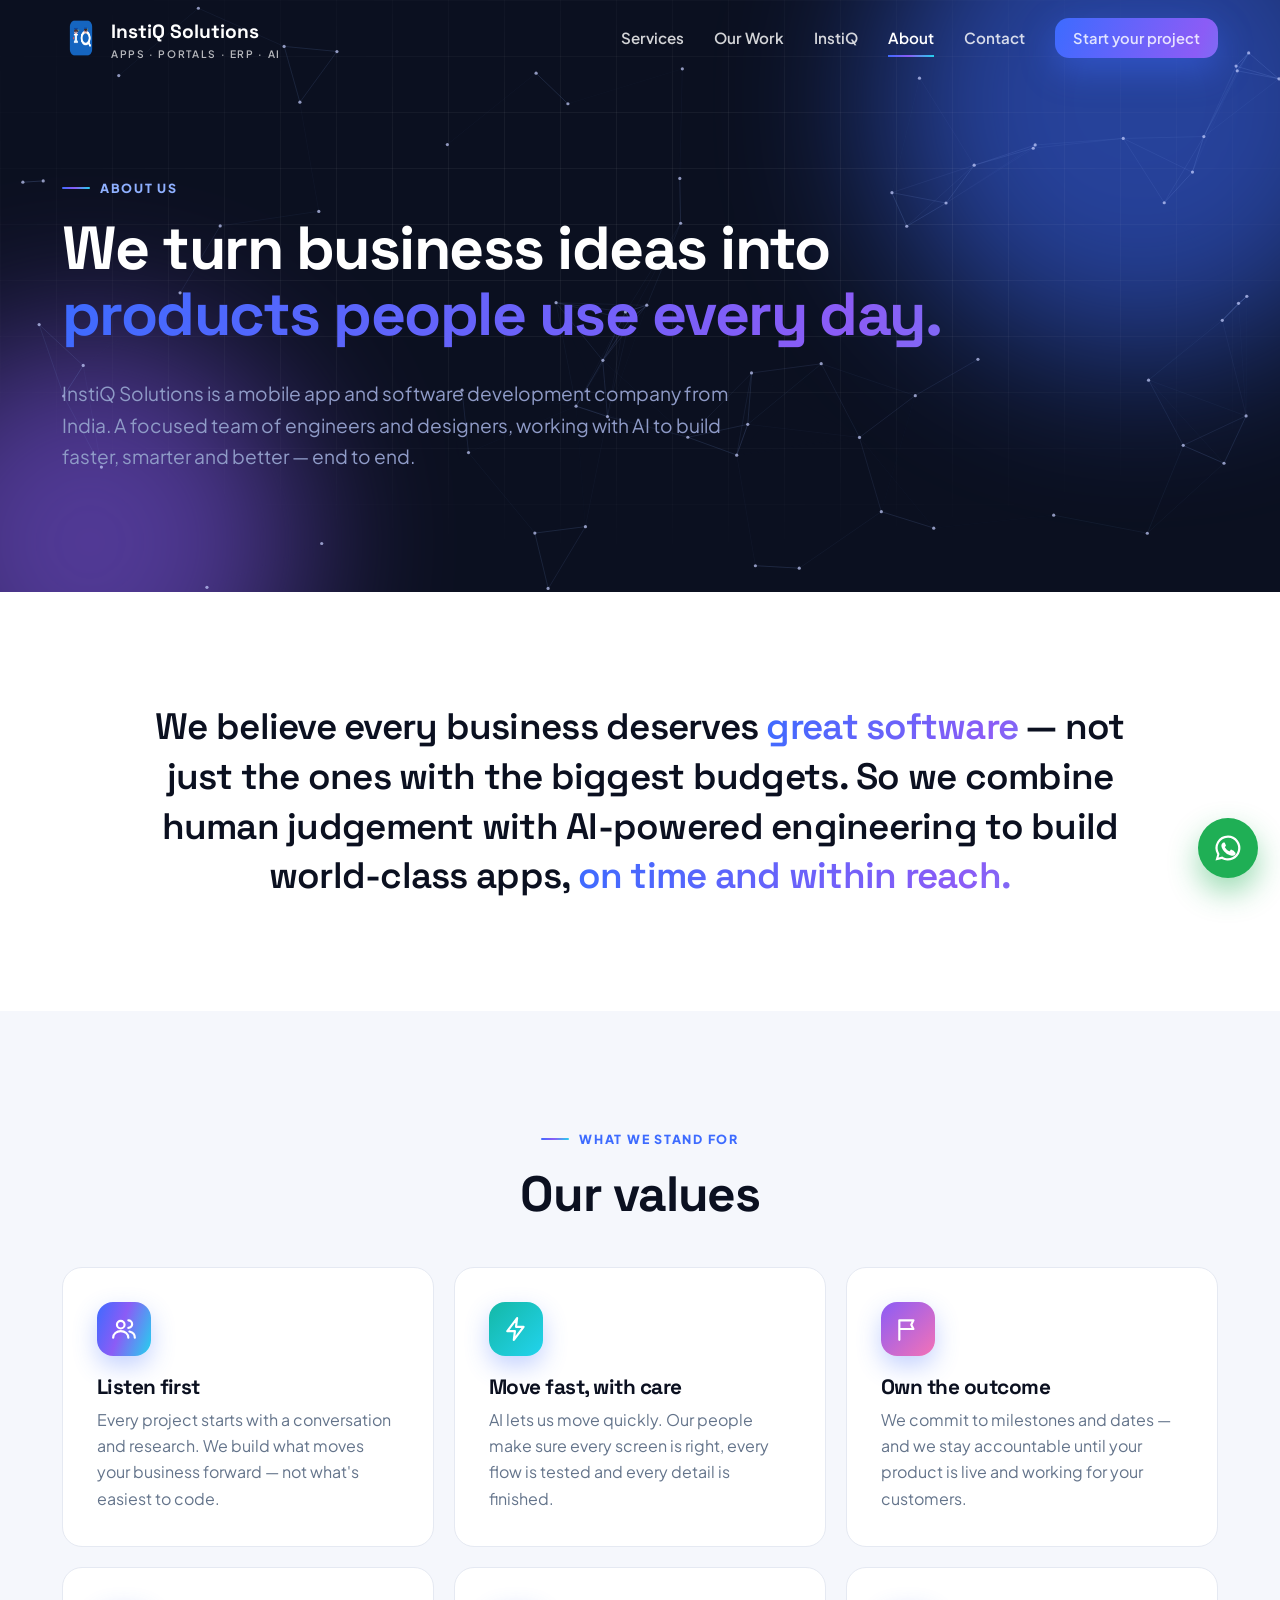
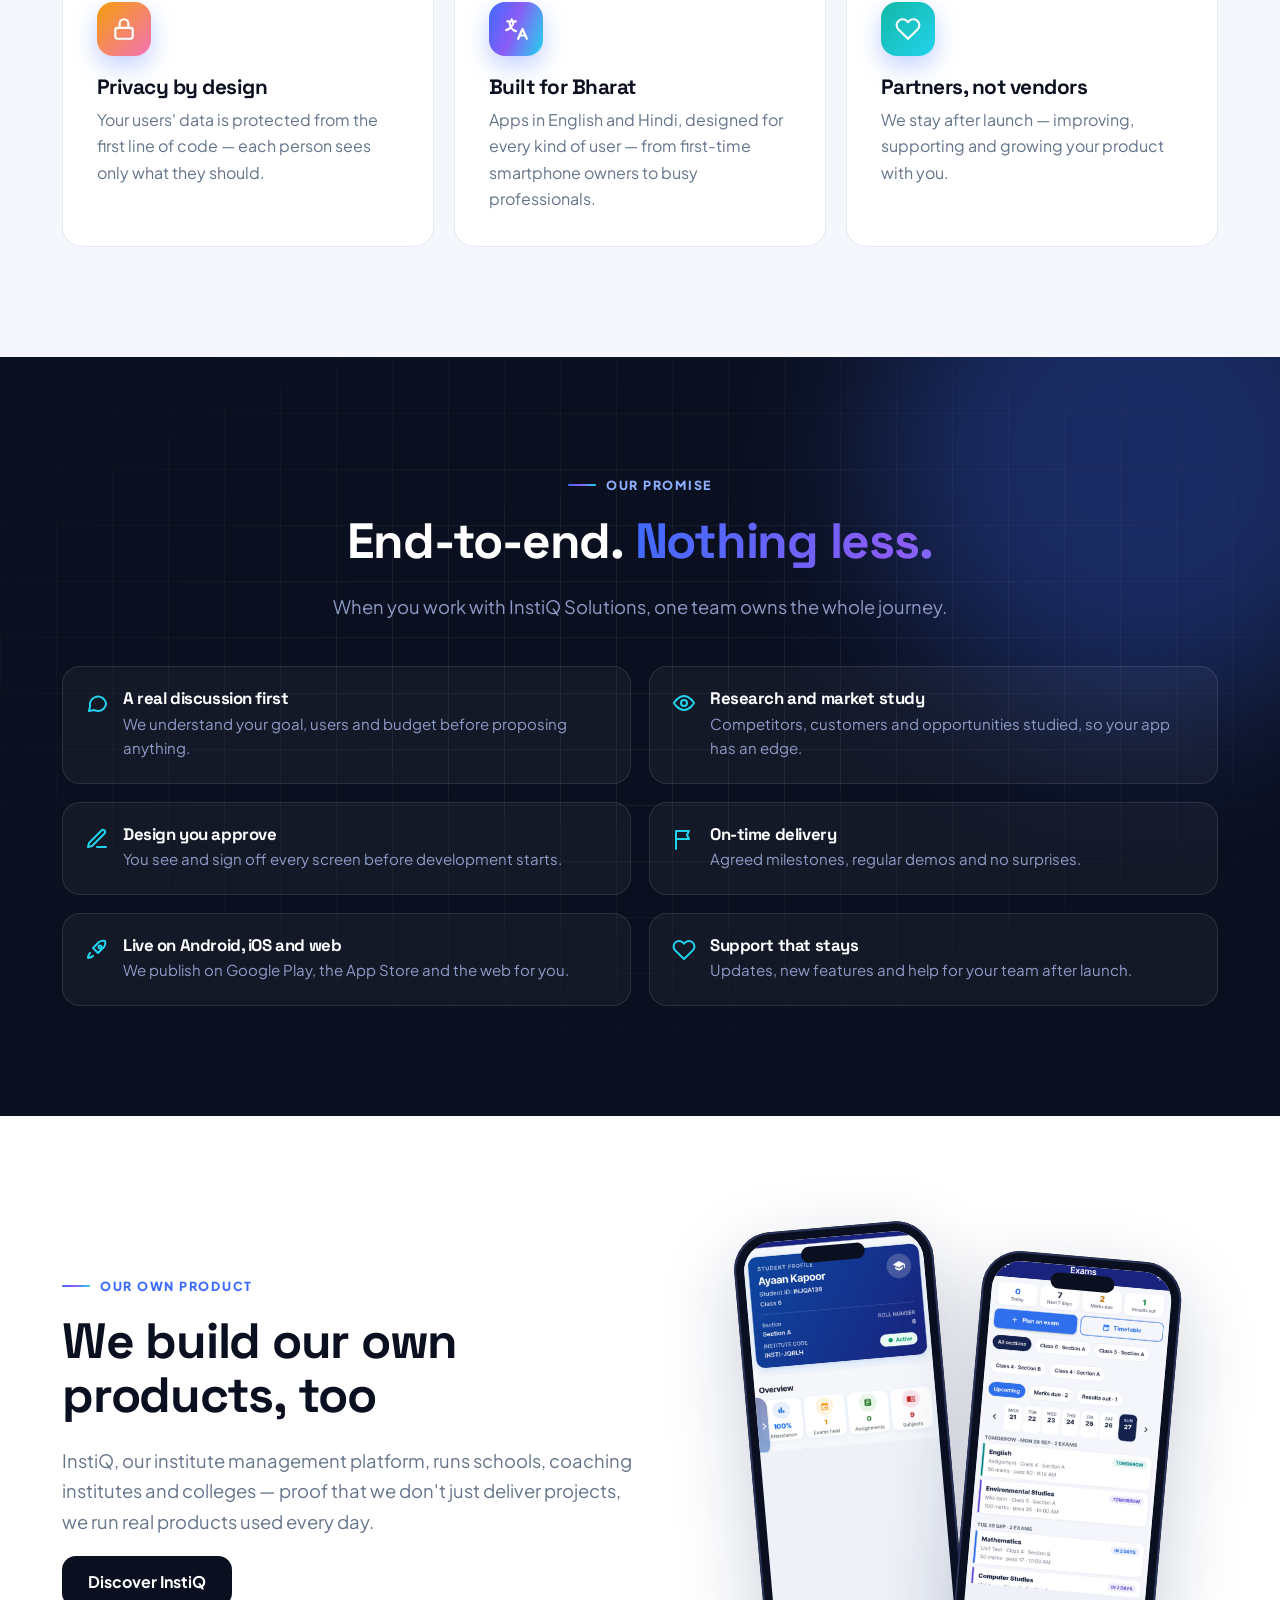
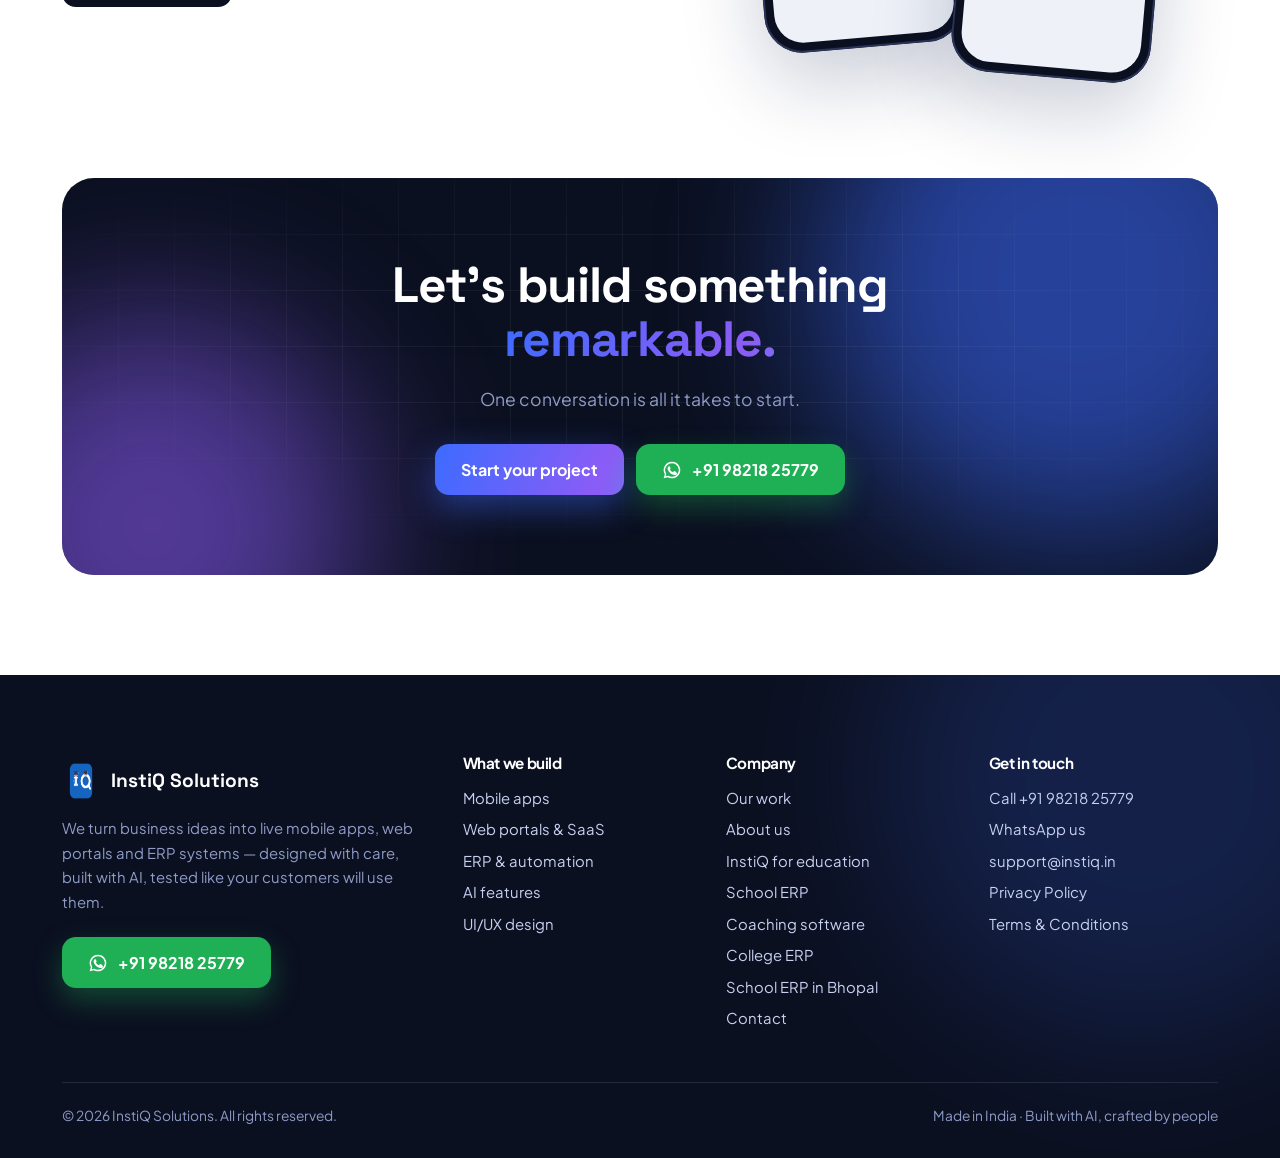
<file: about.html>
<!doctype html>
<html lang="en-IN">
<head>
<meta charset="utf-8">
<meta name="viewport" content="width=device-width, initial-scale=1">
<title>About Us — InstiQ Solutions, AI-Powered App Development Company</title>
<meta name="description" content="InstiQ Solutions is an Indian mobile app and software development company. A focused team using AI to build apps, portals and ERP faster — end to end, on time.">
<meta name="robots" content="index, follow, max-image-preview:large">
<link rel="canonical" href="https://instiq.in/about.html">
<meta name="theme-color" content="#0B1020">
<link rel="icon" type="image/png" href="screens/instiq-logo.png">
<link rel="apple-touch-icon" href="screens/instiq-logo.png">
<meta property="og:type" content="website">
<meta property="og:site_name" content="InstiQ Solutions">
<meta property="og:title" content="About Us — InstiQ Solutions, AI-Powered App Development Company">
<meta property="og:description" content="InstiQ Solutions is an Indian mobile app and software development company. A focused team using AI to build apps, portals and ERP faster — end to end, on time.">
<meta property="og:url" content="https://instiq.in/about.html">
<meta property="og:image" content="https://instiq.in/screens/web-school-dashboard.jpg">
<meta property="og:locale" content="en_IN">
<meta name="twitter:card" content="summary_large_image">
<meta name="twitter:title" content="About Us — InstiQ Solutions, AI-Powered App Development Company">
<meta name="twitter:description" content="InstiQ Solutions is an Indian mobile app and software development company. A focused team using AI to build apps, portals and ERP faster — end to end, on time.">
<meta name="twitter:image" content="https://instiq.in/screens/web-school-dashboard.jpg">
<link rel="preconnect" href="https://fonts.googleapis.com">
<link rel="preconnect" href="https://fonts.gstatic.com" crossorigin>
<link href="https://fonts.googleapis.com/css2?family=Plus+Jakarta+Sans:wght@400;500;600;700;800&family=Space+Grotesk:wght@500;600;700&display=swap" rel="stylesheet">
<link rel="stylesheet" href="site.css?v=20261017">
<script type="application/ld+json">
{"@context":"https://schema.org","@type":"Organization","@id":"https://instiq.in/#org","name":"InstiQ Solutions","url":"https://instiq.in/","logo":"https://instiq.in/screens/instiq-logo.png","email":"support@instiq.in","telephone":"+91-98218-25779","description":"AI-powered mobile app, web portal and ERP development company from India.","areaServed":"IN","knowsAbout":["Mobile app development","Android app development","iOS app development","Web portal development","Custom ERP development","AI app development","UI/UX design"],"contactPoint":[{"@type":"ContactPoint","telephone":"+91-98218-25779","contactType":"sales","areaServed":"IN","availableLanguage":["English","Hindi"]}]}
</script>

</head>
<body>
<header class="nav">
  <div class="wrap nav-in">
    <a class="brand" href="index.html" aria-label="InstiQ Solutions home"><img src="screens/instiq-logo.png" alt="InstiQ Solutions logo" width="38" height="38"><span>InstiQ Solutions<small>Apps · Portals · ERP · AI</small></span></a>
    <button class="menu-btn" aria-label="Open menu" aria-expanded="false"><span></span><span></span><span></span></button>
    <nav class="links" aria-label="Main">
      <a href="services.html">Services</a>
      <a href="work.html">Our Work</a>
      <a href="instiq.html">InstiQ</a>
      <a href="about.html">About</a>
      <a href="contact.html">Contact</a>
      <a class="btn btn-glow" href="contact.html">Start your project</a>
    </nav>
  </div>
</header>
<main>
<style>
.manifesto{font:600 clamp(1.5rem,3.2vw,2.3rem)/1.35 "Space Grotesk",sans-serif;color:var(--ink);max-width:980px;margin:0 auto;text-align:center;letter-spacing:-.02em}
.manifesto em{font-style:normal}
.values .card{padding:34px}
.promise{display:grid;grid-template-columns:repeat(2,1fr);gap:18px;margin-top:44px}
.promise div{display:flex;gap:14px;align-items:flex-start;padding:22px;border-radius:18px;background:rgba(255,255,255,.04);border:1px solid var(--dline)}
.promise svg{width:24px;height:24px;color:#22D3EE;flex:none;margin-top:2px}
.promise h4{color:#fff;margin:0 0 4px;font-size:1.05rem}
.promise p{margin:0;color:var(--dmute);font-size:.94rem}
@media(max-width:760px){.promise{grid-template-columns:1fr}}
</style>

<section class="phero dark">
  <div class="bg-anim" aria-hidden="true"><div class="orb o1"></div><div class="orb o2"></div><div class="grid"></div><canvas class="net"></canvas></div>
  <div class="wrap" style="position:relative">
    <span class="kicker rv">About us</span>
    <h1 class="rv d1">We turn business ideas into <span class="grad">products people use every day.</span></h1>
    <p class="lead rv d2">InstiQ Solutions is a mobile app and software development company from India. A focused team of engineers and designers, working with AI to build faster, smarter and better — end to end.</p>
  </div>
</section>

<section>
  <div class="wrap">
    <p class="manifesto rv">We believe every business deserves <em class="grad">great software</em> — not just the ones with the biggest budgets. So we combine human judgement with AI-powered engineering to build world-class apps, <em class="grad">on time and within reach.</em></p>
  </div>
</section>

<section class="soft">
  <div class="wrap">
    <div class="center"><span class="kicker rv">What we stand for</span><h2 class="rv d1">Our values</h2></div>
    <div class="cards c3 values" style="margin-top:46px">
      <div class="card rv" data-tilt><div class="ico"><svg viewBox="0 0 24 24" fill="none" stroke="currentColor" stroke-width="2" stroke-linecap="round" stroke-linejoin="round" aria-hidden="true"><circle cx="9" cy="8" r="3.5"/><path d="M2 20c0-3.5 3-6 7-6s7 2.5 7 6M16 4a3.5 3.5 0 0 1 0 7M22 20c0-3-2-5-5-5.7"/></svg></div><h3>Listen first</h3><p>Every project starts with a conversation and research. We build what moves your business forward — not what's easiest to code.</p></div>
      <div class="card rv d1" data-tilt><div class="ico t"><svg viewBox="0 0 24 24" fill="none" stroke="currentColor" stroke-width="2" stroke-linecap="round" stroke-linejoin="round" aria-hidden="true"><path d="M13 2L4 14h7l-1 8 9-12h-7z"/></svg></div><h3>Move fast, with care</h3><p>AI lets us move quickly. Our people make sure every screen is right, every flow is tested and every detail is finished.</p></div>
      <div class="card rv d2" data-tilt><div class="ico v"><svg viewBox="0 0 24 24" fill="none" stroke="currentColor" stroke-width="2" stroke-linecap="round" stroke-linejoin="round" aria-hidden="true"><path d="M4 22V4M4 4h13l-2 4 2 4H4"/></svg></div><h3>Own the outcome</h3><p>We commit to milestones and dates — and we stay accountable until your product is live and working for your customers.</p></div>
      <div class="card rv" data-tilt><div class="ico a"><svg viewBox="0 0 24 24" fill="none" stroke="currentColor" stroke-width="2" stroke-linecap="round" stroke-linejoin="round" aria-hidden="true"><rect x="4" y="11" width="16" height="10" rx="2"/><path d="M8 11V7a4 4 0 0 1 8 0v4"/></svg></div><h3>Privacy by design</h3><p>Your users' data is protected from the first line of code — each person sees only what they should.</p></div>
      <div class="card rv d1" data-tilt><div class="ico"><svg viewBox="0 0 24 24" fill="none" stroke="currentColor" stroke-width="2" stroke-linecap="round" stroke-linejoin="round" aria-hidden="true"><path d="M4 5h8M8 3v2M6 5c0 5 3 8 6 9M10 5c-1 4-4 7-7 8M14 21l4-9 4 9M15.5 18h5"/></svg></div><h3>Built for Bharat</h3><p>Apps in English and Hindi, designed for every kind of user — from first-time smartphone owners to busy professionals.</p></div>
      <div class="card rv d2" data-tilt><div class="ico t"><svg viewBox="0 0 24 24" fill="none" stroke="currentColor" stroke-width="2" stroke-linecap="round" stroke-linejoin="round" aria-hidden="true"><path d="M20.8 4.6a5.5 5.5 0 0 0-7.8 0L12 5.7l-1-1.1a5.5 5.5 0 0 0-7.8 7.8L12 21l8.8-8.6a5.5 5.5 0 0 0 0-7.8z"/></svg></div><h3>Partners, not vendors</h3><p>We stay after launch — improving, supporting and growing your product with you.</p></div>
    </div>
  </div>
</section>

<section class="dark" style="overflow:hidden">
  <div class="bg-anim" aria-hidden="true"><div class="orb o1" style="opacity:.3"></div><div class="grid"></div></div>
  <div class="wrap" style="position:relative">
    <div class="center"><span class="kicker rv">Our promise</span><h2 class="rv d1">End-to-end. <span class="grad">Nothing less.</span></h2><p class="lead rv d2">When you work with InstiQ Solutions, one team owns the whole journey.</p></div>
    <div class="promise">
      <div class="rv"><svg viewBox="0 0 24 24" fill="none" stroke="currentColor" stroke-width="2" stroke-linecap="round" stroke-linejoin="round" aria-hidden="true"><path d="M21 12a8 8 0 0 1-11.6 7.1L4 20l1-4.6A8 8 0 1 1 21 12z"/></svg><span><h4>A real discussion first</h4><p>We understand your goal, users and budget before proposing anything.</p></span></div>
      <div class="rv d1"><svg viewBox="0 0 24 24" fill="none" stroke="currentColor" stroke-width="2" stroke-linecap="round" stroke-linejoin="round" aria-hidden="true"><path d="M2 12s4-7 10-7 10 7 10 7-4 7-10 7S2 12 2 12z"/><circle cx="12" cy="12" r="3"/></svg><span><h4>Research and market study</h4><p>Competitors, customers and opportunities studied, so your app has an edge.</p></span></div>
      <div class="rv"><svg viewBox="0 0 24 24" fill="none" stroke="currentColor" stroke-width="2" stroke-linecap="round" stroke-linejoin="round" aria-hidden="true"><path d="M12 20h9M16.5 3.5a2.1 2.1 0 0 1 3 3L7 19l-4 1 1-4z"/></svg><span><h4>Design you approve</h4><p>You see and sign off every screen before development starts.</p></span></div>
      <div class="rv d1"><svg viewBox="0 0 24 24" fill="none" stroke="currentColor" stroke-width="2" stroke-linecap="round" stroke-linejoin="round" aria-hidden="true"><path d="M4 22V4M4 4h13l-2 4 2 4H4"/></svg><span><h4>On-time delivery</h4><p>Agreed milestones, regular demos and no surprises.</p></span></div>
      <div class="rv"><svg viewBox="0 0 24 24" fill="none" stroke="currentColor" stroke-width="2" stroke-linecap="round" stroke-linejoin="round" aria-hidden="true"><path d="M5 15c-1.5 1.5-2 5-2 5s3.5-.5 5-2M14 4c3-2 6-1 6-1s1 3-1 6l-6 6-5-5z"/><circle cx="15" cy="9" r="1.5"/></svg><span><h4>Live on Android, iOS and web</h4><p>We publish on Google Play, the App Store and the web for you.</p></span></div>
      <div class="rv d1"><svg viewBox="0 0 24 24" fill="none" stroke="currentColor" stroke-width="2" stroke-linecap="round" stroke-linejoin="round" aria-hidden="true"><path d="M20.8 4.6a5.5 5.5 0 0 0-7.8 0L12 5.7l-1-1.1a5.5 5.5 0 0 0-7.8 7.8L12 21l8.8-8.6a5.5 5.5 0 0 0 0-7.8z"/></svg><span><h4>Support that stays</h4><p>Updates, new features and help for your team after launch.</p></span></div>
    </div>
  </div>
</section>

<section>
  <div class="wrap split">
    <div class="rv l">
      <span class="kicker">Our own product</span>
      <h2>We build our own products, too</h2>
      <p class="lead">InstiQ, our institute management platform, runs schools, coaching institutes and colleges — proof that we don't just deliver projects, we run real products used every day.</p>
      <a class="btn btn-dark" href="instiq.html">Discover InstiQ</a>
    </div>
    <div class="rv r" style="display:flex;justify-content:center;gap:20px">
      <div class="phone" style="width:200px;transform:rotate(-5deg)"><div class="scr"><img src="screens/parent-app.jpg" alt="InstiQ parent app" loading="lazy"></div></div>
      <div class="phone" style="width:200px;transform:rotate(5deg) translateY(30px)"><div class="scr"><img src="screens/exams.jpg" alt="InstiQ exams" loading="lazy"></div></div>
    </div>
  </div>
</section>

<section style="padding:20px 0 100px">
  <div class="wrap"><div class="cta rv">
    <div class="bg-anim" aria-hidden="true"><div class="orb o1"></div><div class="orb o2"></div><div class="grid"></div></div>
    <div style="position:relative"><h2>Let's build something <span class="grad">remarkable.</span></h2><p>One conversation is all it takes to start.</p>
    <div class="row"><a class="btn btn-glow" href="contact.html">Start your project</a><a class="btn btn-wa" href="https://wa.me/919821825779?text=Hello%20InstiQ%20Solutions%2C%20I%20want%20to%20discuss%20a%20project." target="_blank" rel="noopener"><svg viewBox="0 0 24 24" fill="currentColor" aria-hidden="true"><path d="M12 2a10 10 0 0 0-8.6 15.1L2 22l5-1.3A10 10 0 1 0 12 2zm0 18.2c-1.5 0-3-.4-4.3-1.2l-.3-.2-3 .8.8-2.9-.2-.3A8.2 8.2 0 1 1 12 20.2zm4.5-6.1c-.2-.1-1.5-.7-1.7-.8-.2-.1-.4-.1-.6.1l-.8 1c-.1.2-.3.2-.5.1a6.7 6.7 0 0 1-3.3-2.9c-.3-.4.2-.4.7-1.4.1-.2 0-.3 0-.4l-.8-1.8c-.2-.5-.4-.4-.6-.4h-.5a1 1 0 0 0-.7.3c-.3.3-1 1-1 2.3s1 2.7 1.1 2.9c.1.2 2 3.1 4.9 4.3 1.8.8 2.5.8 3.4.7.5-.1 1.5-.6 1.8-1.2.2-.6.2-1.1.1-1.2l-.5-.4z"/></svg>+91 98218 25779</a></div></div>
  </div></div>
</section>

</main>
<footer>
  <div class="bg-anim" aria-hidden="true"><div class="orb o1" style="opacity:.18"></div></div>
  <div class="wrap" style="position:relative">
    <div class="foot">
      <div>
        <a class="brand" href="index.html" style="margin-bottom:16px"><img src="screens/instiq-logo.png" alt="" width="38" height="38"><span>InstiQ Solutions</span></a>
        <p>We turn business ideas into live mobile apps, web portals and ERP systems — designed with care, built with AI, tested like your customers will use them.</p>
        <a class="btn btn-wa" href="https://wa.me/919821825779?text=Hello%20InstiQ%20Solutions%2C%20I%20want%20to%20discuss%20a%20project." target="_blank" rel="noopener" style="display:inline-flex;margin-top:8px"><svg viewBox="0 0 24 24" fill="currentColor" aria-hidden="true"><path d="M12 2a10 10 0 0 0-8.6 15.1L2 22l5-1.3A10 10 0 1 0 12 2zm0 18.2c-1.5 0-3-.4-4.3-1.2l-.3-.2-3 .8.8-2.9-.2-.3A8.2 8.2 0 1 1 12 20.2zm4.5-6.1c-.2-.1-1.5-.7-1.7-.8-.2-.1-.4-.1-.6.1l-.8 1c-.1.2-.3.2-.5.1a6.7 6.7 0 0 1-3.3-2.9c-.3-.4.2-.4.7-1.4.1-.2 0-.3 0-.4l-.8-1.8c-.2-.5-.4-.4-.6-.4h-.5a1 1 0 0 0-.7.3c-.3.3-1 1-1 2.3s1 2.7 1.1 2.9c.1.2 2 3.1 4.9 4.3 1.8.8 2.5.8 3.4.7.5-.1 1.5-.6 1.8-1.2.2-.6.2-1.1.1-1.2l-.5-.4z"/></svg>+91 98218 25779</a>
      </div>
      <div><h4>What we build</h4><a href="services.html#mobile">Mobile apps</a><a href="services.html#web">Web portals &amp; SaaS</a><a href="services.html#erp">ERP &amp; automation</a><a href="services.html#ai">AI features</a><a href="services.html#design">UI/UX design</a></div>
      <div><h4>Company</h4><a href="work.html">Our work</a><a href="about.html">About us</a><a href="instiq.html">InstiQ for education</a><a href="school-management-software.html">School ERP</a><a href="coaching-institute-management-app.html">Coaching software</a><a href="college-erp-software.html">College ERP</a><a href="school-erp-bhopal.html">School ERP in Bhopal</a><a href="contact.html">Contact</a></div>
      <div><h4>Get in touch</h4><a href="tel:+919821825779">Call +91 98218 25779</a><a href="https://wa.me/919821825779" target="_blank" rel="noopener">WhatsApp us</a><a href="mailto:support@instiq.in">support@instiq.in</a><a href="privacy-policy.html">Privacy Policy</a><a href="terms.html">Terms &amp; Conditions</a></div>
    </div>
    <div class="legal"><span>© <span id="yr">2026</span> InstiQ Solutions. All rights reserved.</span><span>Made in India · Built with AI, crafted by people</span></div>
  </div>
</footer>
<a class="wa-float" href="https://wa.me/919821825779?text=Hello%20InstiQ%20Solutions%2C%20I%20want%20to%20discuss%20a%20project." target="_blank" rel="noopener" aria-label="Chat with InstiQ Solutions on WhatsApp"><svg viewBox="0 0 24 24" fill="#fff" aria-hidden="true"><path d="M12 2a10 10 0 0 0-8.6 15.1L2 22l5-1.3A10 10 0 1 0 12 2zm0 18.2c-1.5 0-3-.4-4.3-1.2l-.3-.2-3 .8.8-2.9-.2-.3A8.2 8.2 0 1 1 12 20.2zm4.5-6.1c-.2-.1-1.5-.7-1.7-.8-.2-.1-.4-.1-.6.1l-.8 1c-.1.2-.3.2-.5.1a6.7 6.7 0 0 1-3.3-2.9c-.3-.4.2-.4.7-1.4.1-.2 0-.3 0-.4l-.8-1.8c-.2-.5-.4-.4-.6-.4h-.5a1 1 0 0 0-.7.3c-.3.3-1 1-1 2.3s1 2.7 1.1 2.9c.1.2 2 3.1 4.9 4.3 1.8.8 2.5.8 3.4.7.5-.1 1.5-.6 1.8-1.2.2-.6.2-1.1.1-1.2l-.5-.4z"/></svg></a>
<script src="site.js?v=20261017"></script>
</body>
</html>
</file>
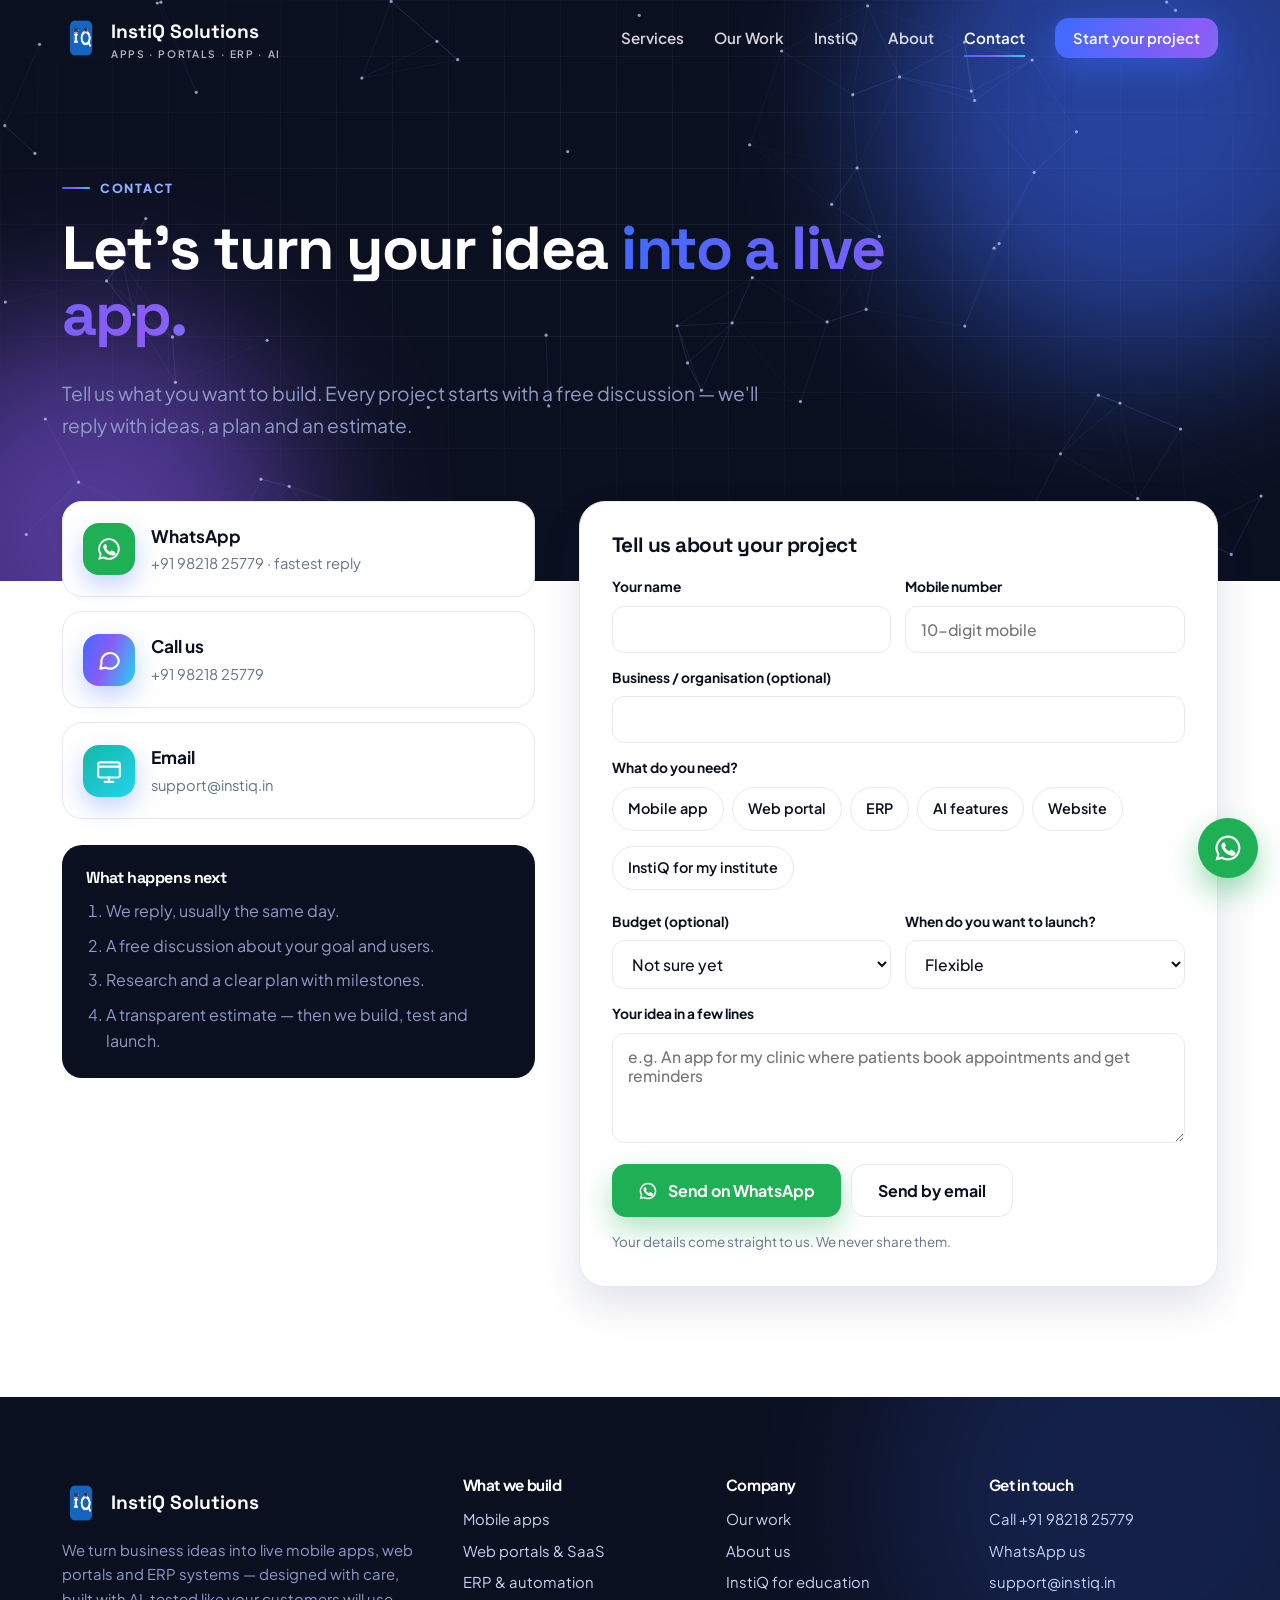
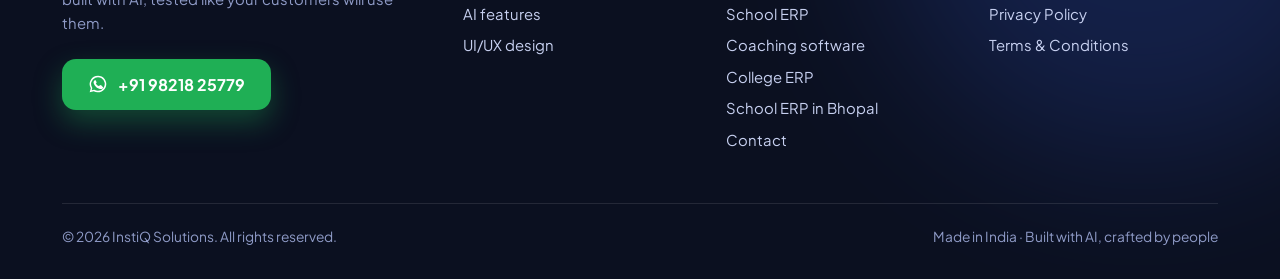
<file: contact.html>
<!doctype html>
<html lang="en-IN">
<head>
<meta charset="utf-8">
<meta name="viewport" content="width=device-width, initial-scale=1">
<title>Contact — Start Your App Project | InstiQ Solutions</title>
<meta name="description" content="Tell us your idea. Free discussion, research and estimate for mobile apps, web portals and ERP. WhatsApp or call +91 98218 25779.">
<meta name="robots" content="index, follow, max-image-preview:large">
<link rel="canonical" href="https://instiq.in/contact.html">
<meta name="theme-color" content="#0B1020">
<link rel="icon" type="image/png" href="screens/instiq-logo.png">
<link rel="apple-touch-icon" href="screens/instiq-logo.png">
<meta property="og:type" content="website">
<meta property="og:site_name" content="InstiQ Solutions">
<meta property="og:title" content="Contact — Start Your App Project | InstiQ Solutions">
<meta property="og:description" content="Tell us your idea. Free discussion, research and estimate for mobile apps, web portals and ERP. WhatsApp or call +91 98218 25779.">
<meta property="og:url" content="https://instiq.in/contact.html">
<meta property="og:image" content="https://instiq.in/screens/web-school-dashboard.jpg">
<meta property="og:locale" content="en_IN">
<meta name="twitter:card" content="summary_large_image">
<meta name="twitter:title" content="Contact — Start Your App Project | InstiQ Solutions">
<meta name="twitter:description" content="Tell us your idea. Free discussion, research and estimate for mobile apps, web portals and ERP. WhatsApp or call +91 98218 25779.">
<meta name="twitter:image" content="https://instiq.in/screens/web-school-dashboard.jpg">
<link rel="preconnect" href="https://fonts.googleapis.com">
<link rel="preconnect" href="https://fonts.gstatic.com" crossorigin>
<link href="https://fonts.googleapis.com/css2?family=Plus+Jakarta+Sans:wght@400;500;600;700;800&family=Space+Grotesk:wght@500;600;700&display=swap" rel="stylesheet">
<link rel="stylesheet" href="site.css?v=20261017">
<script type="application/ld+json">
{"@context":"https://schema.org","@type":"Organization","@id":"https://instiq.in/#org","name":"InstiQ Solutions","url":"https://instiq.in/","logo":"https://instiq.in/screens/instiq-logo.png","email":"support@instiq.in","telephone":"+91-98218-25779","description":"AI-powered mobile app, web portal and ERP development company from India.","areaServed":"IN","knowsAbout":["Mobile app development","Android app development","iOS app development","Web portal development","Custom ERP development","AI app development","UI/UX design"],"contactPoint":[{"@type":"ContactPoint","telephone":"+91-98218-25779","contactType":"sales","areaServed":"IN","availableLanguage":["English","Hindi"]}]}
</script>

</head>
<body>
<header class="nav">
  <div class="wrap nav-in">
    <a class="brand" href="index.html" aria-label="InstiQ Solutions home"><img src="screens/instiq-logo.png" alt="InstiQ Solutions logo" width="38" height="38"><span>InstiQ Solutions<small>Apps · Portals · ERP · AI</small></span></a>
    <button class="menu-btn" aria-label="Open menu" aria-expanded="false"><span></span><span></span><span></span></button>
    <nav class="links" aria-label="Main">
      <a href="services.html">Services</a>
      <a href="work.html">Our Work</a>
      <a href="instiq.html">InstiQ</a>
      <a href="about.html">About</a>
      <a href="contact.html">Contact</a>
      <a class="btn btn-glow" href="contact.html">Start your project</a>
    </nav>
  </div>
</header>
<main>
<style>
.ct{display:grid;grid-template-columns:.85fr 1.15fr;gap:44px;align-items:start}
.dc{display:grid;gap:14px}
.dc a{display:flex;align-items:center;gap:16px;background:#fff;border:1px solid var(--line);border-radius:20px;padding:20px;transition:transform .3s,box-shadow .3s}
.dc a:hover{transform:translateY(-4px);box-shadow:var(--sh)}
.dc .ico{margin:0;width:52px;height:52px;flex:none}
.dc b{display:block;color:var(--ink);font-size:1.08rem}
.dc span{color:var(--mute);font-size:.92rem}
.next{margin-top:26px;padding:24px;border-radius:20px;background:var(--ink);color:var(--dtext)}
.next h4{color:#fff;margin:0 0 12px}
.next ol{margin:0;padding-left:20px;display:grid;gap:8px;color:var(--dmute)}
@media(max-width:900px){.ct{grid-template-columns:1fr}}
</style>

<section class="phero dark" style="padding-bottom:120px">
  <div class="bg-anim" aria-hidden="true"><div class="orb o1"></div><div class="orb o2"></div><div class="grid"></div><canvas class="net"></canvas></div>
  <div class="wrap" style="position:relative">
    <span class="kicker rv">Contact</span>
    <h1 class="rv d1">Let's turn your idea <span class="grad">into a live app.</span></h1>
    <p class="lead rv d2">Tell us what you want to build. Every project starts with a free discussion — we'll reply with ideas, a plan and an estimate.</p>
  </div>
</section>

<section style="margin-top:-80px;padding-top:0">
  <div class="wrap ct">
    <div>
      <div class="dc">
        <a class="rv" href="https://wa.me/919821825779?text=Hello%20InstiQ%20Solutions%2C%20I%20want%20to%20discuss%20a%20project." target="_blank" rel="noopener"><div class="ico" style="background:#1FAF55"><svg viewBox="0 0 24 24" fill="currentColor" aria-hidden="true"><path d="M12 2a10 10 0 0 0-8.6 15.1L2 22l5-1.3A10 10 0 1 0 12 2zm0 18.2c-1.5 0-3-.4-4.3-1.2l-.3-.2-3 .8.8-2.9-.2-.3A8.2 8.2 0 1 1 12 20.2zm4.5-6.1c-.2-.1-1.5-.7-1.7-.8-.2-.1-.4-.1-.6.1l-.8 1c-.1.2-.3.2-.5.1a6.7 6.7 0 0 1-3.3-2.9c-.3-.4.2-.4.7-1.4.1-.2 0-.3 0-.4l-.8-1.8c-.2-.5-.4-.4-.6-.4h-.5a1 1 0 0 0-.7.3c-.3.3-1 1-1 2.3s1 2.7 1.1 2.9c.1.2 2 3.1 4.9 4.3 1.8.8 2.5.8 3.4.7.5-.1 1.5-.6 1.8-1.2.2-.6.2-1.1.1-1.2l-.5-.4z"/></svg></div><div><b>WhatsApp</b><span>+91 98218 25779 · fastest reply</span></div></a>
        <a class="rv d1" href="tel:+919821825779"><div class="ico"><svg viewBox="0 0 24 24" fill="none" stroke="currentColor" stroke-width="2" stroke-linecap="round" stroke-linejoin="round" aria-hidden="true"><path d="M21 12a8 8 0 0 1-11.6 7.1L4 20l1-4.6A8 8 0 1 1 21 12z"/></svg></div><div><b>Call us</b><span>+91 98218 25779</span></div></a>
        <a class="rv d2" href="mailto:support@instiq.in"><div class="ico t"><svg viewBox="0 0 24 24" fill="none" stroke="currentColor" stroke-width="2" stroke-linecap="round" stroke-linejoin="round" aria-hidden="true"><rect x="2" y="4" width="20" height="14" rx="2"/><path d="M2 8h20M8 22h8M12 18v4"/></svg></div><div><b>Email</b><span>support@instiq.in</span></div></a>
      </div>
      <div class="next rv d3">
        <h4>What happens next</h4>
        <ol><li>We reply, usually the same day.</li><li>A free discussion about your goal and users.</li><li>Research and a clear plan with milestones.</li><li>A transparent estimate — then we build, test and launch.</li></ol>
      </div>
    </div>
    <form class="req rv d1" novalidate>
      <h3 style="margin-bottom:20px">Tell us about your project</h3>
      <div class="frow">
        <div class="field"><label for="fn">Your name</label><input id="fn" name="name" autocomplete="name"><div class="err">Please write your name.</div></div>
        <div class="field"><label for="fp">Mobile number</label><input id="fp" name="phone" type="tel" inputmode="numeric" autocomplete="tel" placeholder="10-digit mobile"><div class="err">Please write a 10-digit mobile number.</div></div>
      </div>
      <div class="field"><label for="fc">Business / organisation (optional)</label><input id="fc" name="company" autocomplete="organization"></div>
      <div class="field"><label>What do you need?</label>
        <div class="chips">
          <label><input type="checkbox" name="kind" value="Mobile app"><span>Mobile app</span></label>
          <label><input type="checkbox" name="kind" value="Web portal"><span>Web portal</span></label>
          <label><input type="checkbox" name="kind" value="ERP"><span>ERP</span></label>
          <label><input type="checkbox" name="kind" value="AI features"><span>AI features</span></label>
          <label><input type="checkbox" name="kind" value="Website"><span>Website</span></label>
          <label><input type="checkbox" name="kind" value="InstiQ for my institute"><span>InstiQ for my institute</span></label>
        </div>
      </div>
      <div class="frow">
        <div class="field"><label for="fb">Budget (optional)</label><select id="fb" name="budget"><option value="">Not sure yet</option><option>Under ₹1 lakh</option><option>₹1–3 lakh</option><option>₹3–10 lakh</option><option>Above ₹10 lakh</option></select></div>
        <div class="field"><label for="fw">When do you want to launch?</label><select id="fw" name="when"><option value="">Flexible</option><option>Within 1 month</option><option>1–3 months</option><option>3–6 months</option></select></div>
      </div>
      <div class="field"><label for="fi">Your idea in a few lines</label><textarea id="fi" name="need" placeholder="e.g. An app for my clinic where patients book appointments and get reminders"></textarea><div class="err">Please tell us a little about your idea.</div></div>
      <div style="display:flex;flex-wrap:wrap;gap:10px;margin-top:6px">
        <button class="btn btn-wa" type="submit"><svg viewBox="0 0 24 24" fill="currentColor" aria-hidden="true"><path d="M12 2a10 10 0 0 0-8.6 15.1L2 22l5-1.3A10 10 0 1 0 12 2zm0 18.2c-1.5 0-3-.4-4.3-1.2l-.3-.2-3 .8.8-2.9-.2-.3A8.2 8.2 0 1 1 12 20.2zm4.5-6.1c-.2-.1-1.5-.7-1.7-.8-.2-.1-.4-.1-.6.1l-.8 1c-.1.2-.3.2-.5.1a6.7 6.7 0 0 1-3.3-2.9c-.3-.4.2-.4.7-1.4.1-.2 0-.3 0-.4l-.8-1.8c-.2-.5-.4-.4-.6-.4h-.5a1 1 0 0 0-.7.3c-.3.3-1 1-1 2.3s1 2.7 1.1 2.9c.1.2 2 3.1 4.9 4.3 1.8.8 2.5.8 3.4.7.5-.1 1.5-.6 1.8-1.2.2-.6.2-1.1.1-1.2l-.5-.4z"/></svg>Send on WhatsApp</button>
        <button class="btn btn-ghost" type="button" data-email>Send by email</button>
      </div>
      <p style="font-size:.84rem;color:var(--mute);margin:14px 0 0">Your details come straight to us. We never share them.</p>
    </form>
  </div>
</section>

</main>
<footer>
  <div class="bg-anim" aria-hidden="true"><div class="orb o1" style="opacity:.18"></div></div>
  <div class="wrap" style="position:relative">
    <div class="foot">
      <div>
        <a class="brand" href="index.html" style="margin-bottom:16px"><img src="screens/instiq-logo.png" alt="" width="38" height="38"><span>InstiQ Solutions</span></a>
        <p>We turn business ideas into live mobile apps, web portals and ERP systems — designed with care, built with AI, tested like your customers will use them.</p>
        <a class="btn btn-wa" href="https://wa.me/919821825779?text=Hello%20InstiQ%20Solutions%2C%20I%20want%20to%20discuss%20a%20project." target="_blank" rel="noopener" style="display:inline-flex;margin-top:8px"><svg viewBox="0 0 24 24" fill="currentColor" aria-hidden="true"><path d="M12 2a10 10 0 0 0-8.6 15.1L2 22l5-1.3A10 10 0 1 0 12 2zm0 18.2c-1.5 0-3-.4-4.3-1.2l-.3-.2-3 .8.8-2.9-.2-.3A8.2 8.2 0 1 1 12 20.2zm4.5-6.1c-.2-.1-1.5-.7-1.7-.8-.2-.1-.4-.1-.6.1l-.8 1c-.1.2-.3.2-.5.1a6.7 6.7 0 0 1-3.3-2.9c-.3-.4.2-.4.7-1.4.1-.2 0-.3 0-.4l-.8-1.8c-.2-.5-.4-.4-.6-.4h-.5a1 1 0 0 0-.7.3c-.3.3-1 1-1 2.3s1 2.7 1.1 2.9c.1.2 2 3.1 4.9 4.3 1.8.8 2.5.8 3.4.7.5-.1 1.5-.6 1.8-1.2.2-.6.2-1.1.1-1.2l-.5-.4z"/></svg>+91 98218 25779</a>
      </div>
      <div><h4>What we build</h4><a href="services.html#mobile">Mobile apps</a><a href="services.html#web">Web portals &amp; SaaS</a><a href="services.html#erp">ERP &amp; automation</a><a href="services.html#ai">AI features</a><a href="services.html#design">UI/UX design</a></div>
      <div><h4>Company</h4><a href="work.html">Our work</a><a href="about.html">About us</a><a href="instiq.html">InstiQ for education</a><a href="school-management-software.html">School ERP</a><a href="coaching-institute-management-app.html">Coaching software</a><a href="college-erp-software.html">College ERP</a><a href="school-erp-bhopal.html">School ERP in Bhopal</a><a href="contact.html">Contact</a></div>
      <div><h4>Get in touch</h4><a href="tel:+919821825779">Call +91 98218 25779</a><a href="https://wa.me/919821825779" target="_blank" rel="noopener">WhatsApp us</a><a href="mailto:support@instiq.in">support@instiq.in</a><a href="privacy-policy.html">Privacy Policy</a><a href="terms.html">Terms &amp; Conditions</a></div>
    </div>
    <div class="legal"><span>© <span id="yr">2026</span> InstiQ Solutions. All rights reserved.</span><span>Made in India · Built with AI, crafted by people</span></div>
  </div>
</footer>
<a class="wa-float" href="https://wa.me/919821825779?text=Hello%20InstiQ%20Solutions%2C%20I%20want%20to%20discuss%20a%20project." target="_blank" rel="noopener" aria-label="Chat with InstiQ Solutions on WhatsApp"><svg viewBox="0 0 24 24" fill="#fff" aria-hidden="true"><path d="M12 2a10 10 0 0 0-8.6 15.1L2 22l5-1.3A10 10 0 1 0 12 2zm0 18.2c-1.5 0-3-.4-4.3-1.2l-.3-.2-3 .8.8-2.9-.2-.3A8.2 8.2 0 1 1 12 20.2zm4.5-6.1c-.2-.1-1.5-.7-1.7-.8-.2-.1-.4-.1-.6.1l-.8 1c-.1.2-.3.2-.5.1a6.7 6.7 0 0 1-3.3-2.9c-.3-.4.2-.4.7-1.4.1-.2 0-.3 0-.4l-.8-1.8c-.2-.5-.4-.4-.6-.4h-.5a1 1 0 0 0-.7.3c-.3.3-1 1-1 2.3s1 2.7 1.1 2.9c.1.2 2 3.1 4.9 4.3 1.8.8 2.5.8 3.4.7.5-.1 1.5-.6 1.8-1.2.2-.6.2-1.1.1-1.2l-.5-.4z"/></svg></a>
<script src="site.js?v=20261017"></script>
</body>
</html>
</file>
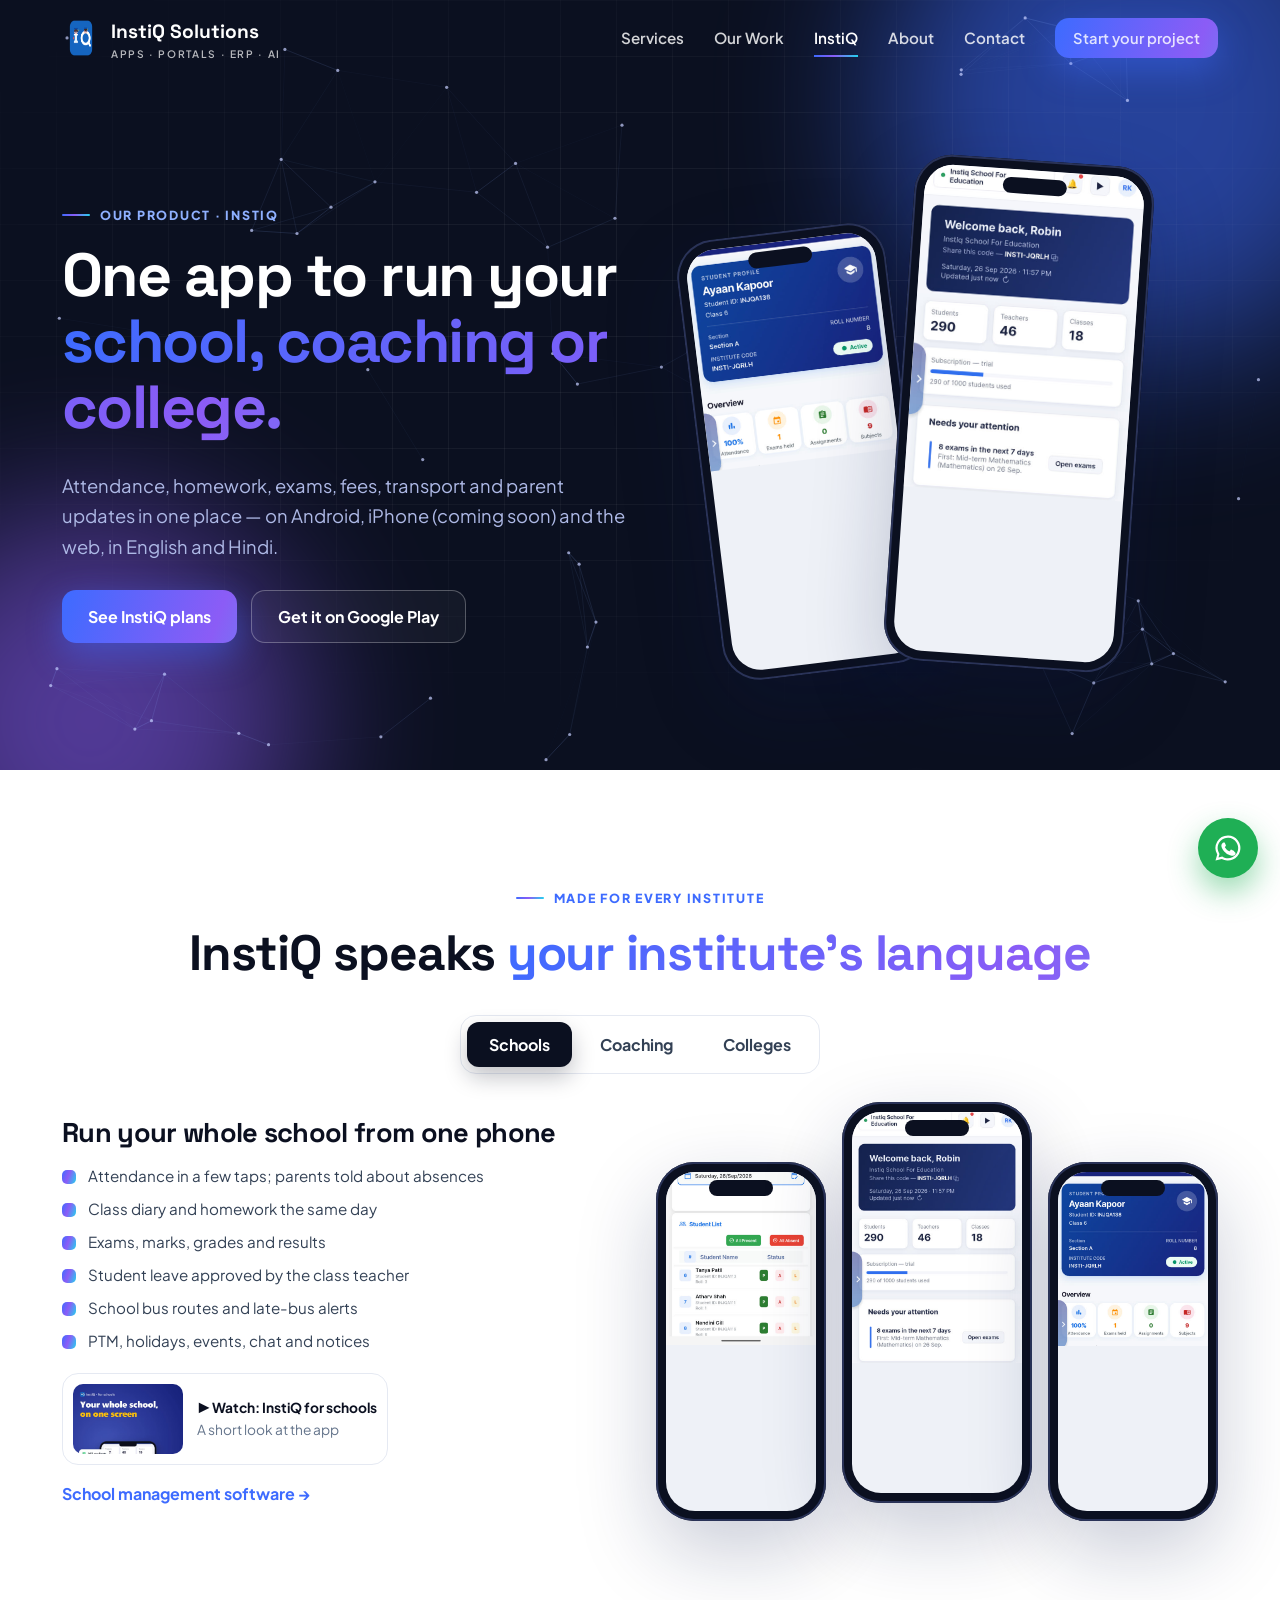
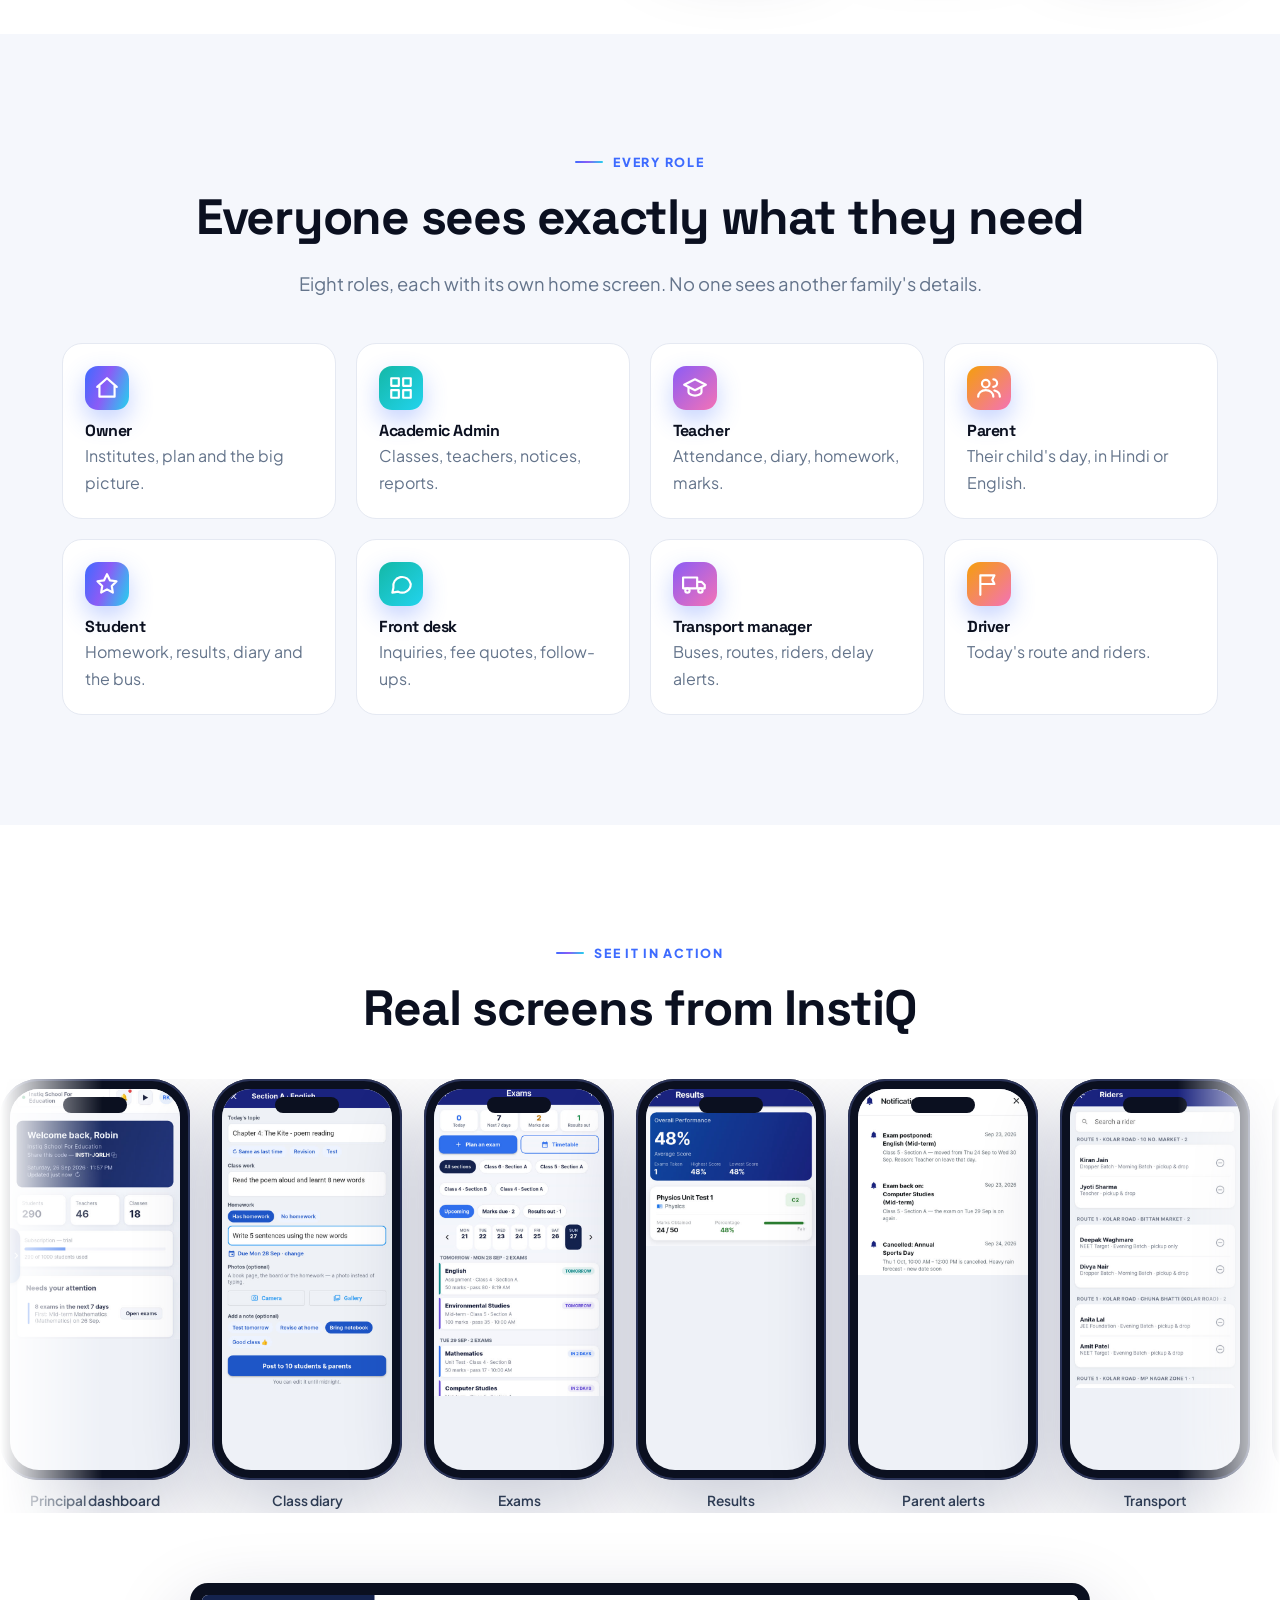
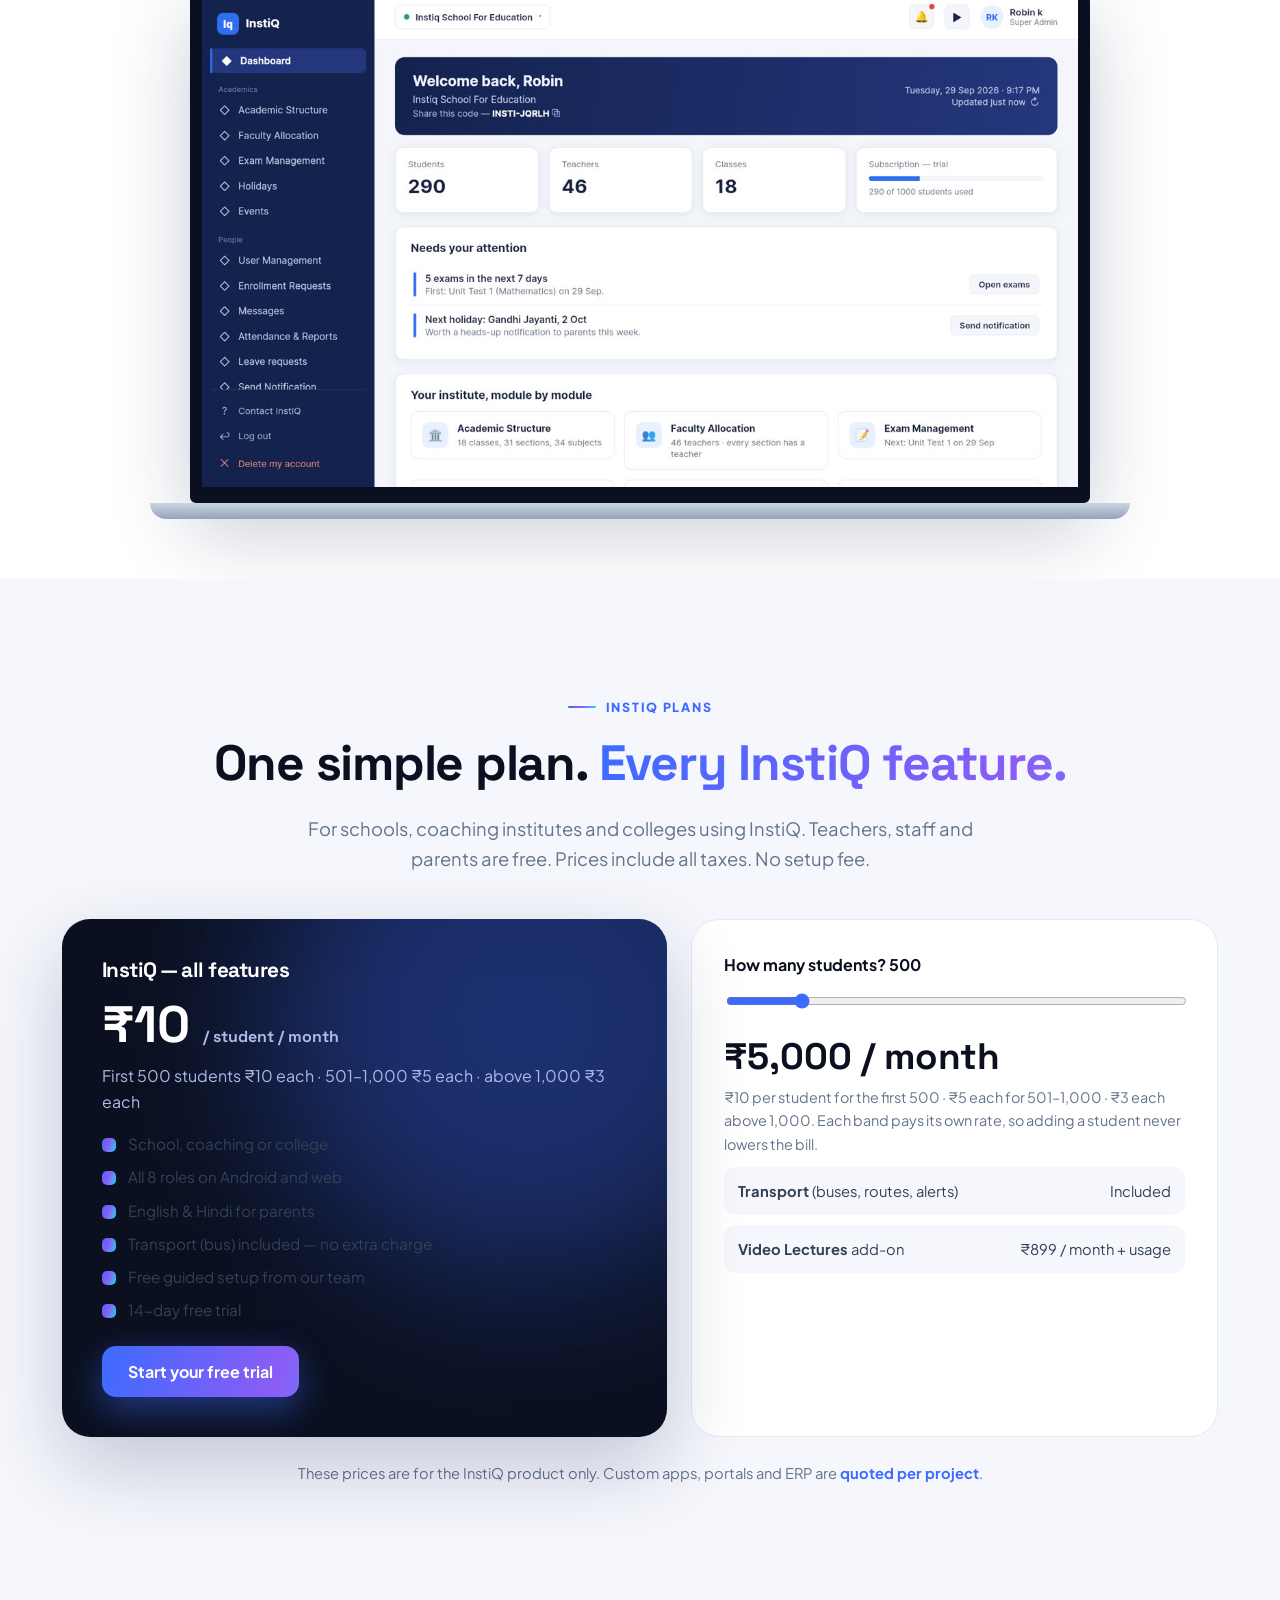
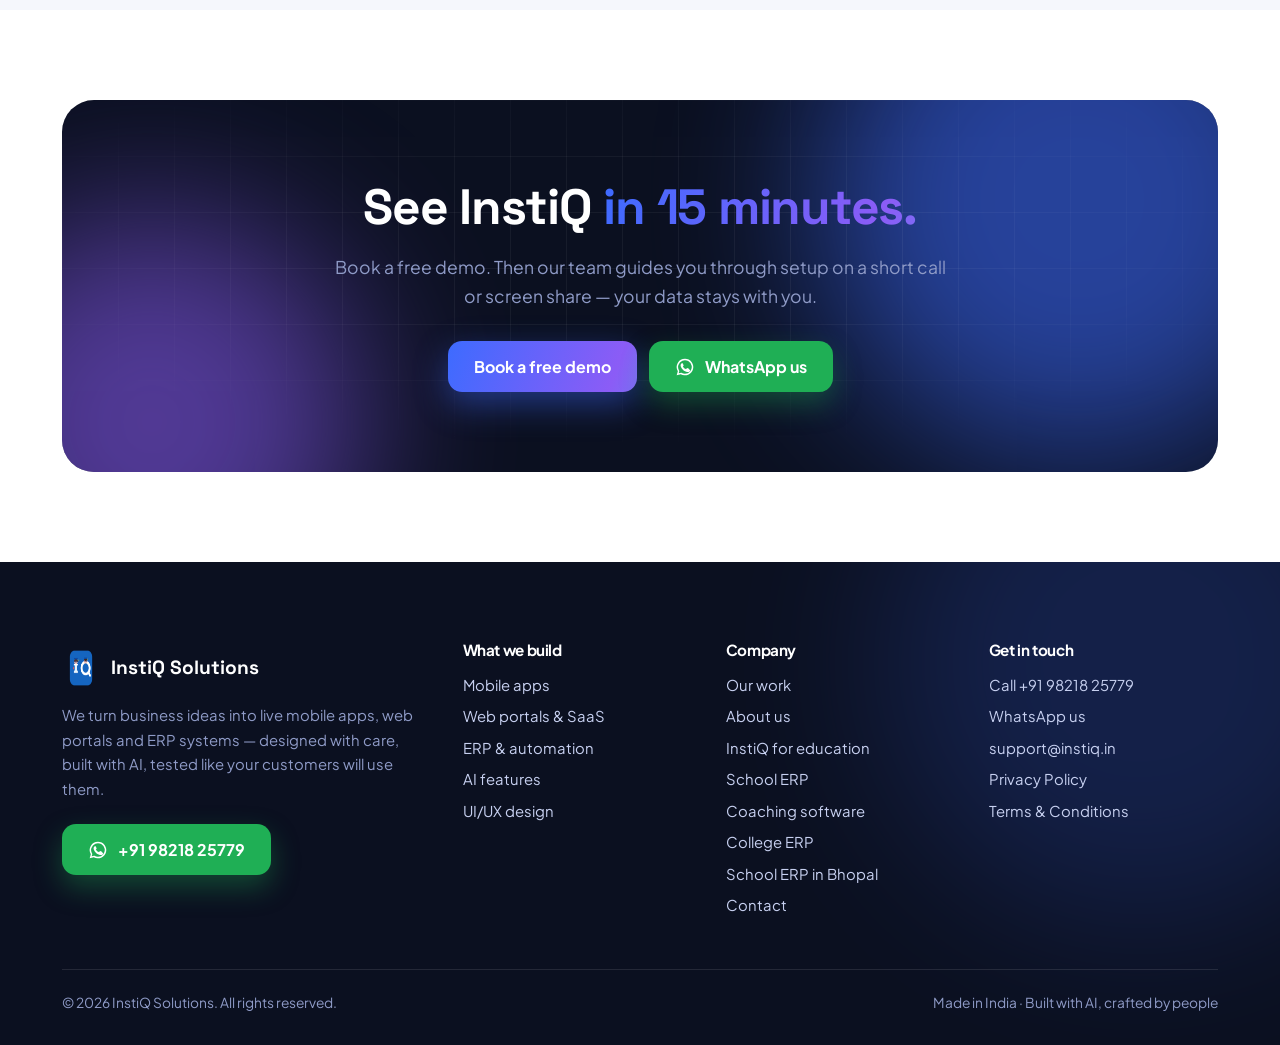
<file: instiq.html>
<!doctype html>
<html lang="en-IN">
<head>
<meta charset="utf-8">
<meta name="viewport" content="width=device-width, initial-scale=1">
<title>InstiQ — School, Coaching & College Management App | InstiQ Solutions</title>
<meta name="description" content="InstiQ runs schools, coaching institutes and colleges: attendance, homework, exams, fees, transport and parent updates on Android and web, in English and Hindi.">
<meta name="robots" content="index, follow, max-image-preview:large">
<link rel="canonical" href="https://instiq.in/instiq.html">
<meta name="theme-color" content="#0B1020">
<link rel="icon" type="image/png" href="screens/instiq-logo.png">
<link rel="apple-touch-icon" href="screens/instiq-logo.png">
<meta property="og:type" content="website">
<meta property="og:site_name" content="InstiQ Solutions">
<meta property="og:title" content="InstiQ — School, Coaching & College Management App | InstiQ Solutions">
<meta property="og:description" content="InstiQ runs schools, coaching institutes and colleges: attendance, homework, exams, fees, transport and parent updates on Android and web, in English and Hindi.">
<meta property="og:url" content="https://instiq.in/instiq.html">
<meta property="og:image" content="https://instiq.in/screens/web-school-dashboard.jpg">
<meta property="og:locale" content="en_IN">
<meta name="twitter:card" content="summary_large_image">
<meta name="twitter:title" content="InstiQ — School, Coaching & College Management App | InstiQ Solutions">
<meta name="twitter:description" content="InstiQ runs schools, coaching institutes and colleges: attendance, homework, exams, fees, transport and parent updates on Android and web, in English and Hindi.">
<meta name="twitter:image" content="https://instiq.in/screens/web-school-dashboard.jpg">
<link rel="preconnect" href="https://fonts.googleapis.com">
<link rel="preconnect" href="https://fonts.gstatic.com" crossorigin>
<link href="https://fonts.googleapis.com/css2?family=Plus+Jakarta+Sans:wght@400;500;600;700;800&family=Space+Grotesk:wght@500;600;700&display=swap" rel="stylesheet">
<link rel="stylesheet" href="site.css?v=20261017">
<script type="application/ld+json">
{"@context":"https://schema.org","@type":"Organization","@id":"https://instiq.in/#org","name":"InstiQ Solutions","url":"https://instiq.in/","logo":"https://instiq.in/screens/instiq-logo.png","email":"support@instiq.in","telephone":"+91-98218-25779","description":"AI-powered mobile app, web portal and ERP development company from India.","areaServed":"IN","knowsAbout":["Mobile app development","Android app development","iOS app development","Web portal development","Custom ERP development","AI app development","UI/UX design"],"contactPoint":[{"@type":"ContactPoint","telephone":"+91-98218-25779","contactType":"sales","areaServed":"IN","availableLanguage":["English","Hindi"]}]}
</script>
<script type="application/ld+json">
{"@context":"https://schema.org","@type":"SoftwareApplication","name":"InstiQ — School, Coaching & College Management App","applicationCategory":"EducationalApplication","operatingSystem":"Android, Web","url":"https://instiq.in/instiq.html","downloadUrl":"https://play.google.com/store/apps/details?id=com.hbkr.instiq","inLanguage":["en","hi"],"publisher":{"@id":"https://instiq.in/#org"},"offers":{"@type":"Offer","price":"10","priceCurrency":"INR","description":"Per student per month: ₹10 for students 1–500, ₹5 for 501–1,000, ₹3 above 1,000. Transport included. 14-day free trial."}}
</script>
</head>
<body>
<header class="nav">
  <div class="wrap nav-in">
    <a class="brand" href="index.html" aria-label="InstiQ Solutions home"><img src="screens/instiq-logo.png" alt="InstiQ Solutions logo" width="38" height="38"><span>InstiQ Solutions<small>Apps · Portals · ERP · AI</small></span></a>
    <button class="menu-btn" aria-label="Open menu" aria-expanded="false"><span></span><span></span><span></span></button>
    <nav class="links" aria-label="Main">
      <a href="services.html">Services</a>
      <a href="work.html">Our Work</a>
      <a href="instiq.html">InstiQ</a>
      <a href="about.html">About</a>
      <a href="contact.html">Contact</a>
      <a class="btn btn-glow" href="contact.html">Start your project</a>
    </nav>
  </div>
</header>
<main>
<style>
.ihero{padding:160px 0 90px;overflow:hidden}
.ihero .split{position:relative;z-index:1}
.ihero h1{color:#fff;font-size:clamp(2.2rem,5vw,3.8rem)}
.stage2{position:relative;height:520px}
.stage2 .phone{position:absolute}
.stage2 .p1{width:240px;left:50%;top:0;transform:translateX(-25%) rotate(4deg);z-index:2;animation:fl 6s ease-in-out infinite}
.stage2 .p2{width:210px;left:0;top:70px;transform:rotate(-7deg);animation:fl 7s ease-in-out infinite .7s}
@keyframes fl{50%{margin-top:-14px}}
.stage2 .scr img{position:absolute;top:0;left:0;opacity:0;transition:opacity .9s}
.stage2 .scr img.on{opacity:1}
.tabs{display:inline-flex;gap:6px;background:#fff;border:1px solid var(--line);padding:6px;border-radius:16px;margin:10px 0 44px;flex-wrap:wrap;justify-content:center}
.tab{border:0;background:none;padding:12px 22px;border-radius:12px;font:700 1rem "Plus Jakarta Sans",sans-serif;color:var(--text);cursor:pointer;transition:.25s}
.tab[aria-selected="true"]{background:var(--ink);color:#fff;box-shadow:0 10px 22px rgba(11,16,32,.25)}
.panel{display:grid;grid-template-columns:1fr 1fr;gap:50px;align-items:center;text-align:left;animation:fu .5s ease both}
.panel[hidden]{display:none}
@keyframes fu{from{opacity:0;transform:translateY(14px)}to{opacity:1;transform:none}}
.trio{display:flex;gap:16px;justify-content:center;align-items:flex-end}
.trio .phone{width:170px}
.trio .phone:nth-child(2){width:190px;transform:translateY(-18px)}
.vbtn{display:flex;align-items:center;gap:14px;background:#fff;border:1px solid var(--line);border-radius:16px;padding:10px;cursor:pointer;font:inherit;text-align:left;margin-top:20px;transition:box-shadow .3s}
.vbtn:hover{box-shadow:var(--sh)}
.vbtn img{width:110px;height:70px;object-fit:cover;object-position:top;border-radius:10px}
.vbtn b{color:var(--ink);display:block}
.vbtn span{font-size:.86rem;color:var(--mute)}
.roles .card{padding:22px}.roles .card h4{margin:0 0 4px}.roles .ico{width:44px;height:44px;border-radius:13px;margin-bottom:12px}
.gal{overflow:hidden;mask-image:linear-gradient(90deg,transparent,#000 8%,#000 92%,transparent);margin-top:44px}
.gal .mq{animation-duration:60s;gap:22px}
.gal figure{margin:0;width:190px;flex:none}
.gal .phone{width:190px}
.gal figcaption{text-align:center;font-size:.86rem;font-weight:600;margin-top:10px}
.lapt{max-width:900px;margin:70px auto 0}
.lapt .s{border:12px solid #0B1020;border-bottom-width:16px;border-radius:18px 18px 6px 6px;overflow:hidden;box-shadow:var(--sh2)}
.lapt .b{height:16px;background:linear-gradient(#cbd5e1,#94a3b8);border-radius:0 0 18px 18px;margin:0 -40px}
.plan-wrap{display:grid;grid-template-columns:1.15fr 1fr;gap:24px;margin-top:44px}
.plan{position:relative;overflow:hidden;background:var(--ink);color:#fff;border-radius:28px;padding:40px;box-shadow:var(--sh2)}
.plan h3{color:#fff}
.plan .amt{font:700 3.2rem "Space Grotesk";margin:10px 0 6px}
.plan .amt small{font-size:1rem;color:#AEB9E6}
.calc{background:#fff;border:1px solid var(--line);border-radius:28px;padding:32px}
.calc label{font-weight:700;color:var(--ink);display:block;margin-bottom:12px}
.calc input{width:100%;accent-color:#3D6BFF}
.calc .out{font:700 2.3rem "Space Grotesk";color:var(--ink);margin:16px 0 6px}
.addon{display:flex;justify-content:space-between;gap:10px;background:var(--soft);border-radius:12px;padding:12px 14px;font-size:.92rem;margin-top:10px}
.modal{position:fixed;inset:0;z-index:90;background:rgba(5,8,20,.86);display:none;align-items:center;justify-content:center;padding:20px}
.modal.open{display:flex}
.modal video{max-width:min(420px,92vw);max-height:86vh;border-radius:18px;background:#000}
.modal button{position:absolute;top:18px;right:18px;width:44px;height:44px;border-radius:50%;border:0;background:#fff;font-size:1.4rem;cursor:pointer}
@media(max-width:900px){.panel,.plan-wrap{grid-template-columns:1fr}.trio{order:-1}.trio .phone{width:120px}.trio .phone:nth-child(2){width:140px}.stage2{height:470px;max-width:420px;margin:0 auto}.stage2 .p1{width:210px}.stage2 .p2{width:180px}}
</style>

<section class="ihero dark">
  <div class="bg-anim" aria-hidden="true"><div class="orb o1"></div><div class="orb o2"></div><div class="grid"></div><canvas class="net"></canvas></div>
  <div class="wrap split">
    <div>
      <span class="kicker rv">Our product · InstiQ</span>
      <h1 class="rv d1">One app to run your <span class="grad">school, coaching or college.</span></h1>
      <p class="lead rv d2" style="color:#AEB9E6">Attendance, homework, exams, fees, transport and parent updates in one place — on Android, iPhone (coming soon) and the web, in English and Hindi.</p>
      <div class="rv d3" style="display:flex;gap:14px;flex-wrap:wrap;margin-top:28px">
        <a class="btn btn-glow" href="#plans">See InstiQ plans</a>
        <a class="btn btn-line" href="https://play.google.com/store/apps/details?id=com.hbkr.instiq" target="_blank" rel="noopener">Get it on Google Play</a>
      </div>
    </div>
    <div class="stage2 rv d2" aria-hidden="true">
      <div class="phone p2"><div class="scr"><img class="on" src="screens/parent-app.jpg" alt=""><img src="screens/results.jpg" alt=""><img src="screens/parent-notifications.jpg" alt=""></div></div>
      <div class="phone p1"><div class="scr"><img class="on" src="screens/school-principal-dashboard.jpg" alt=""><img src="screens/school-attendance.jpg" alt=""><img src="screens/class-diary.jpg" alt=""><img src="screens/exams.jpg" alt=""></div></div>
    </div>
  </div>
</section>

<section>
  <div class="wrap center">
    <span class="kicker rv">Made for every institute</span>
    <h2 class="rv d1">InstiQ speaks <span class="grad">your institute's language</span></h2>
    <div class="tabs rv d2" role="tablist" aria-label="InstiQ for">
      <button class="tab" role="tab" id="t1" aria-controls="p1" aria-selected="true">Schools</button>
      <button class="tab" role="tab" id="t2" aria-controls="p2" aria-selected="false" tabindex="-1">Coaching</button>
      <button class="tab" role="tab" id="t3" aria-controls="p3" aria-selected="false" tabindex="-1">Colleges</button>
    </div>
    <article class="panel" role="tabpanel" id="p1" aria-labelledby="t1">
      <div><h3 style="font-size:1.7rem">Run your whole school from one phone</h3>
        <ul class="list"><li>Attendance in a few taps; parents told about absences</li><li>Class diary and homework the same day</li><li>Exams, marks, grades and results</li><li>Student leave approved by the class teacher</li><li>School bus routes and late-bus alerts</li><li>PTM, holidays, events, chat and notices</li></ul>
        <button class="vbtn" type="button" data-video="videos/what-is-instiq-school.mp4" data-poster="videos/what-is-instiq-school-poster.jpg"><img src="videos/what-is-instiq-school-poster.jpg" alt="" loading="lazy"><span><b>▶ Watch: InstiQ for schools</b>A short look at the app</span></button>
        <p style="margin-top:16px"><a href="school-management-software.html" style="color:var(--blue);font-weight:700">School management software →</a></p></div>
      <div class="trio"><div class="phone"><div class="scr"><img src="screens/school-attendance.jpg" alt="Teacher attendance" loading="lazy"></div></div><div class="phone"><div class="scr"><img src="screens/school-principal-dashboard.jpg" alt="Principal dashboard" loading="lazy"></div></div><div class="phone"><div class="scr"><img src="screens/parent-app.jpg" alt="Parent app" loading="lazy"></div></div></div>
    </article>
    <article class="panel" role="tabpanel" id="p2" aria-labelledby="t2" hidden>
      <div><h3 style="font-size:1.7rem">Fill your batches, keep your students</h3>
        <ul class="list"><li>Front desk: walk-ins, calls and follow-ups</li><li>The right fee quote for every course and batch</li><li>Batch tests, marks and results</li><li>Protected recorded video lectures</li><li>Attendance, notices and chat</li><li>Excel bulk upload</li></ul>
        <button class="vbtn" type="button" data-video="videos/what-is-instiq-coaching.mp4" data-poster="videos/what-is-instiq-coaching-poster.jpg"><img src="videos/what-is-instiq-coaching-poster.jpg" alt="" loading="lazy"><span><b>▶ Watch: InstiQ for coaching</b>How a coaching institute runs on InstiQ</span></button>
        <p style="margin-top:16px"><a href="coaching-institute-management-app.html" style="color:var(--blue);font-weight:700">Coaching institute app →</a></p></div>
      <div class="trio"><div class="phone"><div class="scr"><img src="screens/fee-quote.jpg" alt="Fee quote" loading="lazy"></div></div><div class="phone"><div class="scr"><img src="screens/front-desk-inquiries.jpg" alt="Front desk inquiries" loading="lazy"></div></div><div class="phone"><div class="scr"><img src="screens/video-lectures.jpg" alt="Video lectures" loading="lazy"></div></div></div>
    </article>
    <article class="panel" role="tabpanel" id="p3" aria-labelledby="t3" hidden>
      <div><h3 style="font-size:1.7rem">Courses, semesters and faculty — sorted</h3>
        <ul class="list"><li>Courses, semesters and subjects</li><li>Faculty allocation with clash checks</li><li>Staff attendance, leave and substitutes</li><li>Semester exams and results</li><li>Bulk upload from Excel</li><li>Owner view across institutes</li></ul>
        <button class="vbtn" type="button" data-video="videos/what-is-instiq-college.mp4" data-poster="videos/what-is-instiq-college-poster.jpg"><img src="videos/what-is-instiq-college-poster.jpg" alt="" loading="lazy"><span><b>▶ Watch: InstiQ for colleges</b>Courses, semesters, faculty and results</span></button>
        <p style="margin-top:16px"><a href="college-erp-software.html" style="color:var(--blue);font-weight:700">College ERP software →</a></p></div>
      <div class="trio"><div class="phone"><div class="scr"><img src="screens/faculty-allocation.jpg" alt="Faculty allocation" loading="lazy"></div></div><div class="phone"><div class="scr"><img src="screens/college-courses-semesters.jpg" alt="Courses and semesters" loading="lazy"></div></div><div class="phone"><div class="scr"><img src="screens/bulk-upload-excel.jpg" alt="Excel bulk upload" loading="lazy"></div></div></div>
    </article>
  </div>
</section>

<section class="soft">
  <div class="wrap center">
    <span class="kicker rv">Every role</span>
    <h2 class="rv d1">Everyone sees exactly what they need</h2>
    <p class="lead rv d2">Eight roles, each with its own home screen. No one sees another family's details.</p>
    <div class="cards c4 roles" style="margin-top:44px;text-align:left">
      <div class="card rv"><div class="ico"><svg viewBox="0 0 24 24" fill="none" stroke="currentColor" stroke-width="2" stroke-linecap="round" stroke-linejoin="round" aria-hidden="true"><path d="M3 11l9-8 9 8M5 10v10h14V10"/></svg></div><h4>Owner</h4><p>Institutes, plan and the big picture.</p></div>
      <div class="card rv d1"><div class="ico t"><svg viewBox="0 0 24 24" fill="none" stroke="currentColor" stroke-width="2" stroke-linecap="round" stroke-linejoin="round" aria-hidden="true"><path d="M3 3h7v7H3zM14 3h7v7h-7zM14 14h7v7h-7zM3 14h7v7H3z"/></svg></div><h4>Academic Admin</h4><p>Classes, teachers, notices, reports.</p></div>
      <div class="card rv d2"><div class="ico v"><svg viewBox="0 0 24 24" fill="none" stroke="currentColor" stroke-width="2" stroke-linecap="round" stroke-linejoin="round" aria-hidden="true"><path d="M2 9l10-5 10 5-10 5z"/><path d="M6 11v5c0 1.5 3 3 6 3s6-1.5 6-3v-5"/></svg></div><h4>Teacher</h4><p>Attendance, diary, homework, marks.</p></div>
      <div class="card rv d3"><div class="ico a"><svg viewBox="0 0 24 24" fill="none" stroke="currentColor" stroke-width="2" stroke-linecap="round" stroke-linejoin="round" aria-hidden="true"><circle cx="9" cy="8" r="3.5"/><path d="M2 20c0-3.5 3-6 7-6s7 2.5 7 6M16 4a3.5 3.5 0 0 1 0 7M22 20c0-3-2-5-5-5.7"/></svg></div><h4>Parent</h4><p>Their child's day, in Hindi or English.</p></div>
      <div class="card rv"><div class="ico"><svg viewBox="0 0 24 24" fill="none" stroke="currentColor" stroke-width="2" stroke-linecap="round" stroke-linejoin="round" aria-hidden="true"><path d="M12 3l2.7 5.6 6.1.9-4.4 4.3 1 6.1L12 17l-5.4 2.9 1-6.1-4.4-4.3 6.1-.9z"/></svg></div><h4>Student</h4><p>Homework, results, diary and the bus.</p></div>
      <div class="card rv d1"><div class="ico t"><svg viewBox="0 0 24 24" fill="none" stroke="currentColor" stroke-width="2" stroke-linecap="round" stroke-linejoin="round" aria-hidden="true"><path d="M21 12a8 8 0 0 1-11.6 7.1L4 20l1-4.6A8 8 0 1 1 21 12z"/></svg></div><h4>Front desk</h4><p>Inquiries, fee quotes, follow-ups.</p></div>
      <div class="card rv d2"><div class="ico v"><svg viewBox="0 0 24 24" fill="none" stroke="currentColor" stroke-width="2" stroke-linecap="round" stroke-linejoin="round" aria-hidden="true"><path d="M1 6h13v10H1zM14 10h4l3 3v3h-7z"/><circle cx="5" cy="18" r="2"/><circle cx="17" cy="18" r="2"/></svg></div><h4>Transport manager</h4><p>Buses, routes, riders, delay alerts.</p></div>
      <div class="card rv d3"><div class="ico a"><svg viewBox="0 0 24 24" fill="none" stroke="currentColor" stroke-width="2" stroke-linecap="round" stroke-linejoin="round" aria-hidden="true"><path d="M4 22V4M4 4h13l-2 4 2 4H4"/></svg></div><h4>Driver</h4><p>Today's route and riders.</p></div>
    </div>
  </div>
</section>

<section style="padding-bottom:60px">
  <div class="wrap center"><span class="kicker rv">See it in action</span><h2 class="rv d1">Real screens from InstiQ</h2></div>
  <div class="gal rv"><div class="mq">
    <figure><div class="phone"><div class="scr"><img src="screens/school-principal-dashboard.jpg" alt="Principal dashboard" loading="lazy"></div></div><figcaption>Principal dashboard</figcaption></figure>
    <figure><div class="phone"><div class="scr"><img src="screens/class-diary.jpg" alt="Class diary" loading="lazy"></div></div><figcaption>Class diary</figcaption></figure>
    <figure><div class="phone"><div class="scr"><img src="screens/exams.jpg" alt="Exams" loading="lazy"></div></div><figcaption>Exams</figcaption></figure>
    <figure><div class="phone"><div class="scr"><img src="screens/results.jpg" alt="Results" loading="lazy"></div></div><figcaption>Results</figcaption></figure>
    <figure><div class="phone"><div class="scr"><img src="screens/parent-notifications.jpg" alt="Parent alerts" loading="lazy"></div></div><figcaption>Parent alerts</figcaption></figure>
    <figure><div class="phone"><div class="scr"><img src="screens/transport.jpg" alt="Transport" loading="lazy"></div></div><figcaption>Transport</figcaption></figure>
    <figure><div class="phone"><div class="scr"><img src="screens/staff-attendance.jpg" alt="Staff attendance" loading="lazy"></div></div><figcaption>Staff attendance</figcaption></figure>
    <figure><div class="phone"><div class="scr"><img src="screens/video-guides.jpg" alt="Video guides" loading="lazy"></div></div><figcaption>Video guides</figcaption></figure>
  </div></div>
  <div class="wrap"><div class="lapt rv"><div class="s"><img src="screens/web-school-dashboard.jpg" alt="InstiQ web dashboard" loading="lazy"></div><div class="b"></div></div></div>
</section>

<section class="soft" id="plans">
  <div class="wrap">
    <div class="center">
      <span class="kicker rv">InstiQ plans</span>
      <h2 class="rv d1">One simple plan. <span class="grad">Every InstiQ feature.</span></h2>
      <p class="lead rv d2">For schools, coaching institutes and colleges using InstiQ. Teachers, staff and parents are free. Prices include all taxes. No setup fee.</p>
    </div>
    <div class="plan-wrap">
      <div class="plan rv l">
        <div class="bg-anim" aria-hidden="true"><div class="orb o1" style="opacity:.35"></div></div>
        <div style="position:relative">
          <h3>InstiQ — all features</h3>
          <div class="amt">₹10 <small>/ student / month</small></div>
          <p style="color:#AEB9E6;margin:0">First 500 students ₹10 each · 501–1,000 ₹5 each · above 1,000 ₹3 each</p>
          <ul class="list"><li>School, coaching or college</li><li>All 8 roles on Android and web</li><li>English &amp; Hindi for parents</li><li>Transport (bus) included — no extra charge</li><li>Free guided setup from our team</li><li>14-day free trial</li></ul>
          <a class="btn btn-glow" href="contact.html" style="margin-top:24px">Start your free trial</a>
        </div>
      </div>
      <div class="calc rv r">
        <label for="students">How many students? <span id="sv">500</span></label>
        <input type="range" id="students" min="50" max="3000" step="50" value="500">
        <div class="out" id="price">₹5,000 / month</div>
        <p style="color:var(--mute);font-size:.9rem;margin:0">₹10 per student for the first 500 · ₹5 each for 501–1,000 · ₹3 each above 1,000. Each band pays its own rate, so adding a student never lowers the bill.</p>
        <div class="addon"><span><b>Transport</b> (buses, routes, alerts)</span><span>Included</span></div>
        <div class="addon"><span><b>Video Lectures</b> add-on</span><span>₹899 / month + usage</span></div>
      </div>
    </div>
    <p class="center rv" style="margin-top:24px;color:var(--mute);font-size:.92rem">These prices are for the InstiQ product only. Custom apps, portals and ERP are <a href="contact.html" style="color:var(--blue);font-weight:700">quoted per project</a>.</p>
  </div>
</section>


<section style="padding:90px 0">
  <div class="wrap"><div class="cta rv">
    <div class="bg-anim" aria-hidden="true"><div class="orb o1"></div><div class="orb o2"></div><div class="grid"></div></div>
    <div style="position:relative"><h2>See InstiQ <span class="grad">in 15 minutes.</span></h2><p>Book a free demo. Then our team guides you through setup on a short call or screen share — your data stays with you.</p>
    <div class="row"><a class="btn btn-glow" href="contact.html">Book a free demo</a><a class="btn btn-wa" href="https://wa.me/919821825779?text=Hello%2C%20I%27d%20like%20a%20free%20demo%20of%20InstiQ." target="_blank" rel="noopener"><svg viewBox="0 0 24 24" fill="currentColor" aria-hidden="true"><path d="M12 2a10 10 0 0 0-8.6 15.1L2 22l5-1.3A10 10 0 1 0 12 2zm0 18.2c-1.5 0-3-.4-4.3-1.2l-.3-.2-3 .8.8-2.9-.2-.3A8.2 8.2 0 1 1 12 20.2zm4.5-6.1c-.2-.1-1.5-.7-1.7-.8-.2-.1-.4-.1-.6.1l-.8 1c-.1.2-.3.2-.5.1a6.7 6.7 0 0 1-3.3-2.9c-.3-.4.2-.4.7-1.4.1-.2 0-.3 0-.4l-.8-1.8c-.2-.5-.4-.4-.6-.4h-.5a1 1 0 0 0-.7.3c-.3.3-1 1-1 2.3s1 2.7 1.1 2.9c.1.2 2 3.1 4.9 4.3 1.8.8 2.5.8 3.4.7.5-.1 1.5-.6 1.8-1.2.2-.6.2-1.1.1-1.2l-.5-.4z"/></svg>WhatsApp us</a></div></div>
  </div></div>
</section>

<div class="modal" id="modal" role="dialog" aria-modal="true" aria-label="Video"><button aria-label="Close video">×</button><video controls playsinline preload="none"></video></div>
<script>
(function(){if(matchMedia('(prefers-reduced-motion: reduce)').matches)return;document.querySelectorAll('.stage2 .scr').forEach(function(s,k){var im=s.querySelectorAll('img'),i=0;setInterval(function(){im[i].classList.remove('on');i=(i+1)%im.length;im[i].classList.add('on')},3200+k*600)})})();
</script>

</main>
<footer>
  <div class="bg-anim" aria-hidden="true"><div class="orb o1" style="opacity:.18"></div></div>
  <div class="wrap" style="position:relative">
    <div class="foot">
      <div>
        <a class="brand" href="index.html" style="margin-bottom:16px"><img src="screens/instiq-logo.png" alt="" width="38" height="38"><span>InstiQ Solutions</span></a>
        <p>We turn business ideas into live mobile apps, web portals and ERP systems — designed with care, built with AI, tested like your customers will use them.</p>
        <a class="btn btn-wa" href="https://wa.me/919821825779?text=Hello%20InstiQ%20Solutions%2C%20I%20want%20to%20discuss%20a%20project." target="_blank" rel="noopener" style="display:inline-flex;margin-top:8px"><svg viewBox="0 0 24 24" fill="currentColor" aria-hidden="true"><path d="M12 2a10 10 0 0 0-8.6 15.1L2 22l5-1.3A10 10 0 1 0 12 2zm0 18.2c-1.5 0-3-.4-4.3-1.2l-.3-.2-3 .8.8-2.9-.2-.3A8.2 8.2 0 1 1 12 20.2zm4.5-6.1c-.2-.1-1.5-.7-1.7-.8-.2-.1-.4-.1-.6.1l-.8 1c-.1.2-.3.2-.5.1a6.7 6.7 0 0 1-3.3-2.9c-.3-.4.2-.4.7-1.4.1-.2 0-.3 0-.4l-.8-1.8c-.2-.5-.4-.4-.6-.4h-.5a1 1 0 0 0-.7.3c-.3.3-1 1-1 2.3s1 2.7 1.1 2.9c.1.2 2 3.1 4.9 4.3 1.8.8 2.5.8 3.4.7.5-.1 1.5-.6 1.8-1.2.2-.6.2-1.1.1-1.2l-.5-.4z"/></svg>+91 98218 25779</a>
      </div>
      <div><h4>What we build</h4><a href="services.html#mobile">Mobile apps</a><a href="services.html#web">Web portals &amp; SaaS</a><a href="services.html#erp">ERP &amp; automation</a><a href="services.html#ai">AI features</a><a href="services.html#design">UI/UX design</a></div>
      <div><h4>Company</h4><a href="work.html">Our work</a><a href="about.html">About us</a><a href="instiq.html">InstiQ for education</a><a href="school-management-software.html">School ERP</a><a href="coaching-institute-management-app.html">Coaching software</a><a href="college-erp-software.html">College ERP</a><a href="school-erp-bhopal.html">School ERP in Bhopal</a><a href="contact.html">Contact</a></div>
      <div><h4>Get in touch</h4><a href="tel:+919821825779">Call +91 98218 25779</a><a href="https://wa.me/919821825779" target="_blank" rel="noopener">WhatsApp us</a><a href="mailto:support@instiq.in">support@instiq.in</a><a href="privacy-policy.html">Privacy Policy</a><a href="terms.html">Terms &amp; Conditions</a></div>
    </div>
    <div class="legal"><span>© <span id="yr">2026</span> InstiQ Solutions. All rights reserved.</span><span>Made in India · Built with AI, crafted by people</span></div>
  </div>
</footer>
<a class="wa-float" href="https://wa.me/919821825779?text=Hello%20InstiQ%20Solutions%2C%20I%20want%20to%20discuss%20a%20project." target="_blank" rel="noopener" aria-label="Chat with InstiQ Solutions on WhatsApp"><svg viewBox="0 0 24 24" fill="#fff" aria-hidden="true"><path d="M12 2a10 10 0 0 0-8.6 15.1L2 22l5-1.3A10 10 0 1 0 12 2zm0 18.2c-1.5 0-3-.4-4.3-1.2l-.3-.2-3 .8.8-2.9-.2-.3A8.2 8.2 0 1 1 12 20.2zm4.5-6.1c-.2-.1-1.5-.7-1.7-.8-.2-.1-.4-.1-.6.1l-.8 1c-.1.2-.3.2-.5.1a6.7 6.7 0 0 1-3.3-2.9c-.3-.4.2-.4.7-1.4.1-.2 0-.3 0-.4l-.8-1.8c-.2-.5-.4-.4-.6-.4h-.5a1 1 0 0 0-.7.3c-.3.3-1 1-1 2.3s1 2.7 1.1 2.9c.1.2 2 3.1 4.9 4.3 1.8.8 2.5.8 3.4.7.5-.1 1.5-.6 1.8-1.2.2-.6.2-1.1.1-1.2l-.5-.4z"/></svg></a>
<script src="site.js?v=20261017"></script>
</body>
</html>
</file>
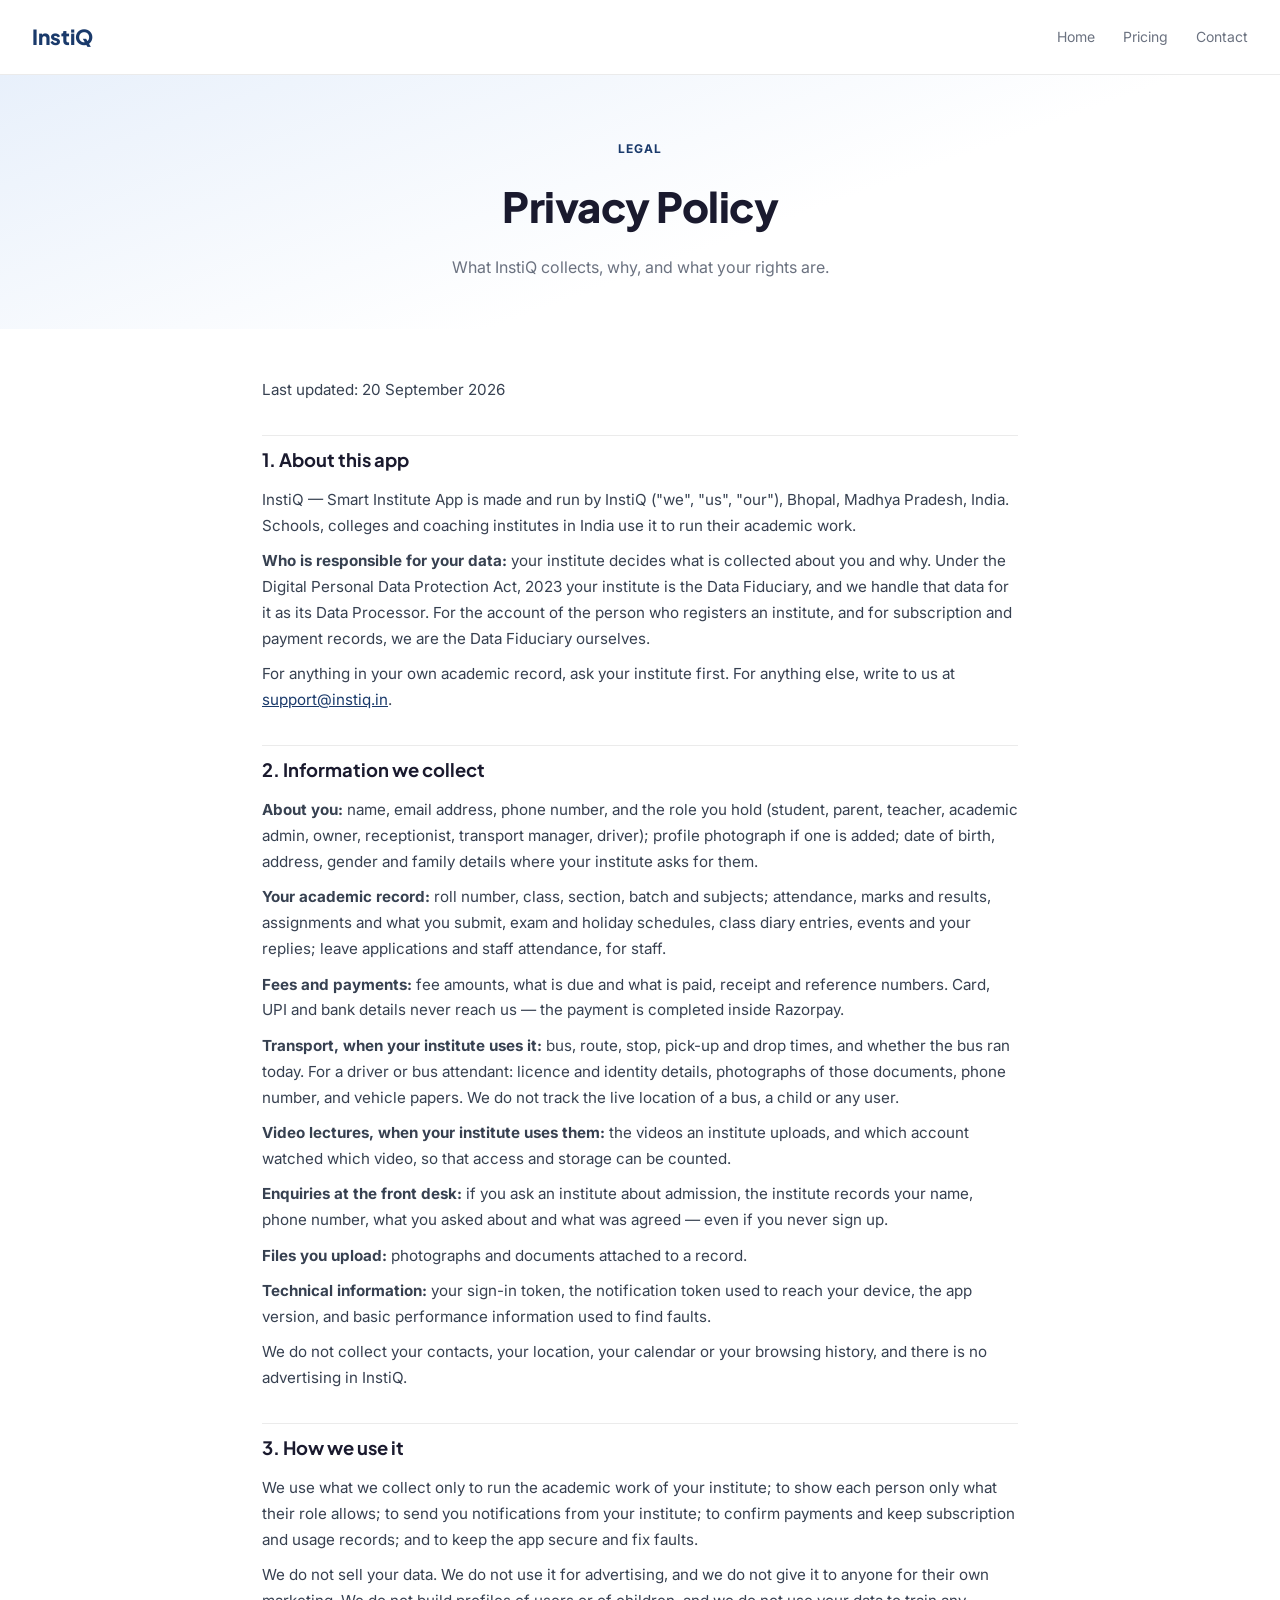
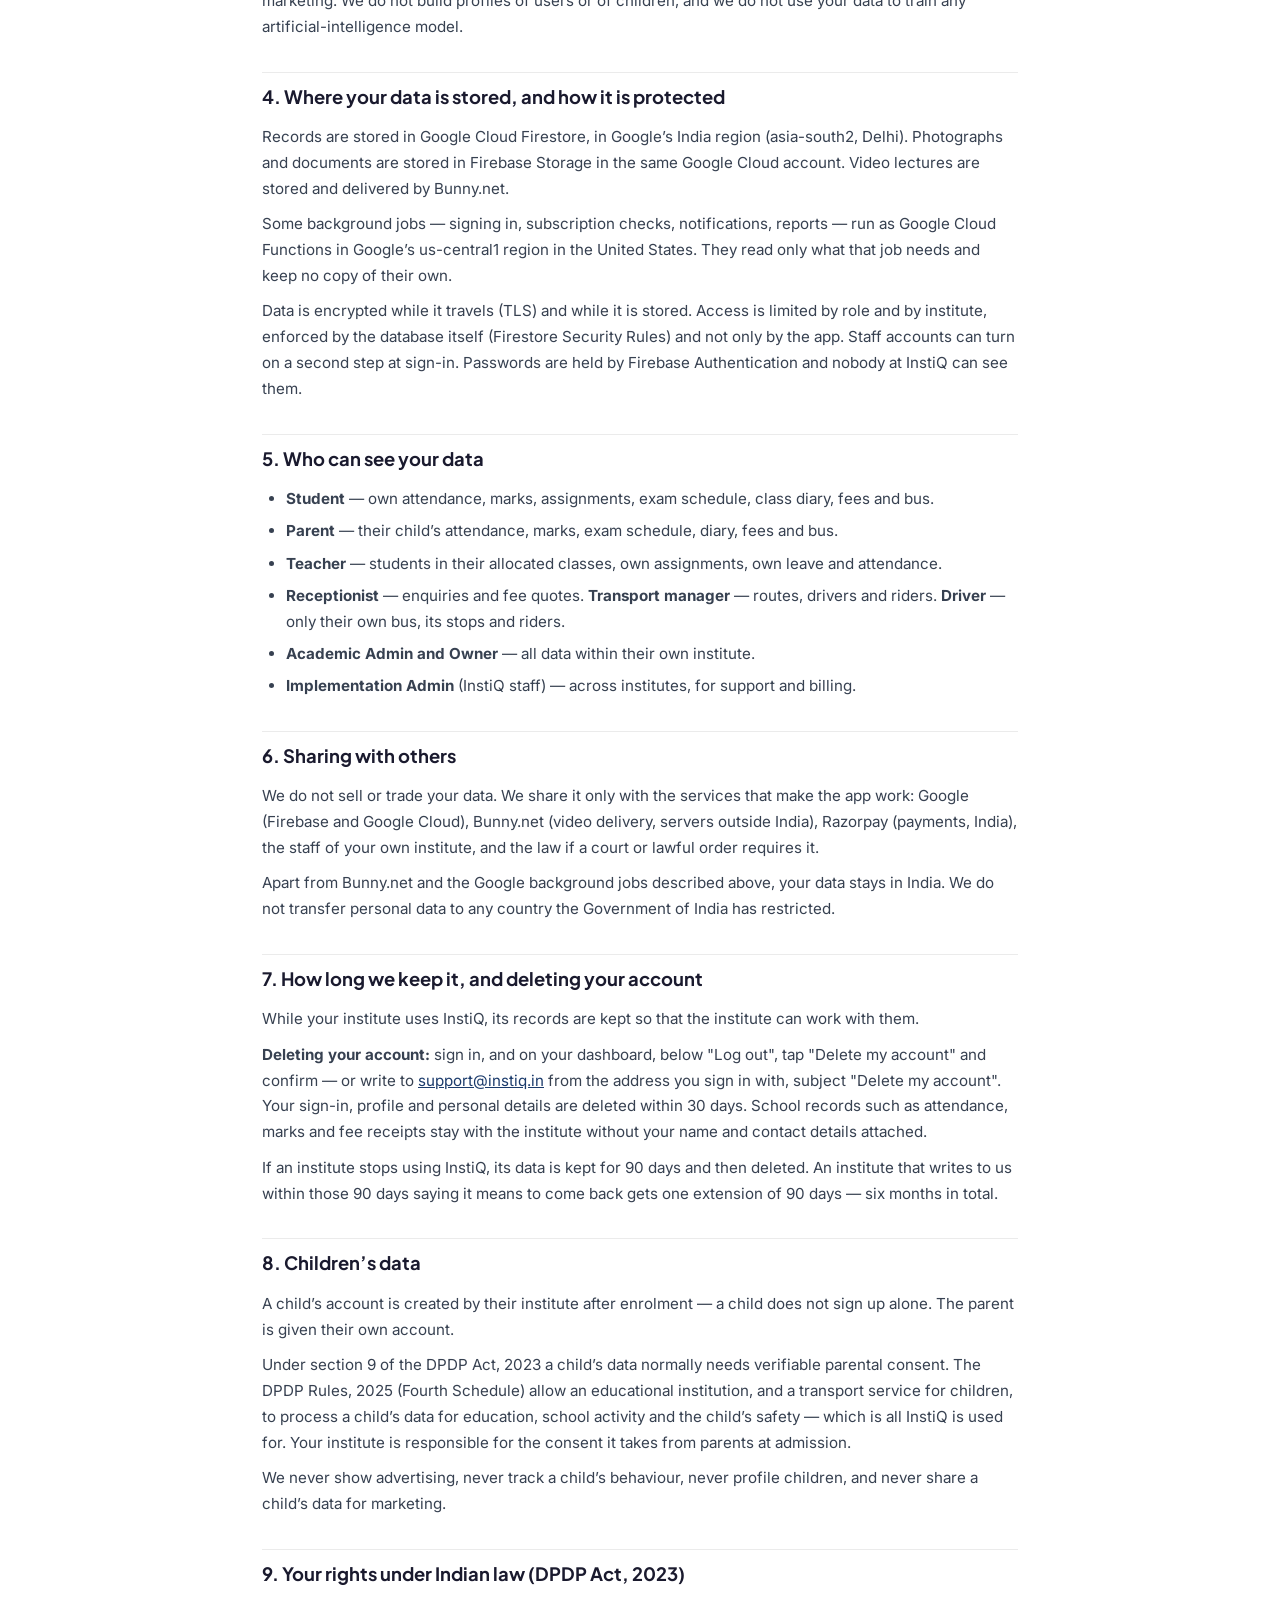
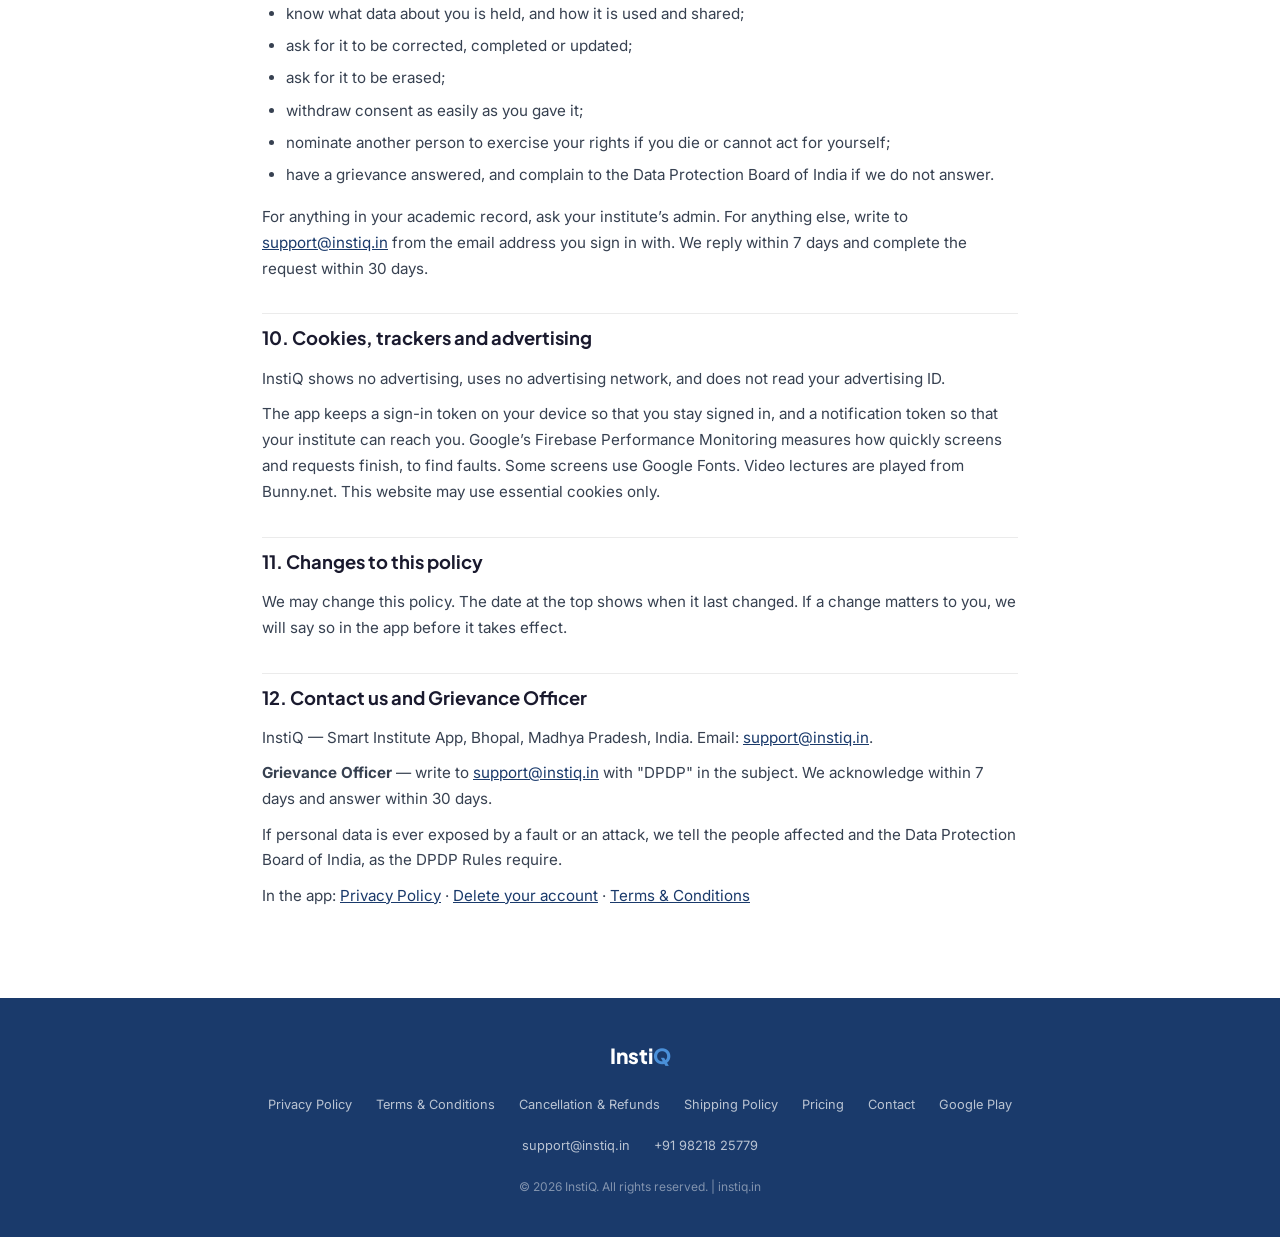
<file: privacy-policy.html>
<!DOCTYPE html>
<html lang="en-IN">
<head>
<meta charset="UTF-8">
<meta name="viewport" content="width=device-width, initial-scale=1.0">
<title>Privacy Policy — InstiQ School &amp; Coaching App</title>
<meta name="description" content="How InstiQ collects, uses and protects data of institutes, students, parents and staff, in line with India&#39;s DPDP Act, 2023.">
<link rel="canonical" href="https://instiq.in/privacy-policy.html">
<meta property="og:title" content="Privacy Policy — InstiQ School &amp; Coaching App">
<meta property="og:description" content="How InstiQ collects, uses and protects data of institutes, students, parents and staff, in line with India&#39;s DPDP Act, 2023.">
<meta property="og:url" content="https://instiq.in/privacy-policy.html">
<meta property="og:type" content="website">
<meta property="og:image" content="https://instiq.in/screens/web-school-dashboard.jpg">
<meta name="twitter:card" content="summary_large_image">
<meta name="twitter:title" content="Privacy Policy — InstiQ School &amp; Coaching App">
<meta name="twitter:description" content="How InstiQ collects, uses and protects data of institutes, students, parents and staff, in line with India&#39;s DPDP Act, 2023.">
<meta name="twitter:image" content="https://instiq.in/screens/web-school-dashboard.jpg">
<link href="https://fonts.googleapis.com/css2?family=Plus+Jakarta+Sans:wght@700;800&family=Inter:wght@400;500&display=swap" rel="stylesheet">
<style>
*, *::before, *::after { box-sizing: border-box; margin: 0; padding: 0; }
:root { --blue-light: #1A3A6B; --blue-pale: #E8F0FB; --blue: #1A3A6B; --ink: #1a1a2e; --muted: #6b7280; --border: rgba(0,0,0,0.08); }
body { font-family: 'Inter', sans-serif; color: var(--ink); background: #fff; line-height: 1.7; }
nav { display: flex; align-items: center; justify-content: space-between; padding: 1.2rem 2rem; border-bottom: 1px solid var(--border); background: rgba(255,255,255,0.97); position: sticky; top:0; z-index:100; }
.logo a { font-family: 'Plus Jakarta Sans', sans-serif; font-weight: 800; font-size: 1.3rem; color: var(--blue); text-decoration: none; }
.logo a span { color: var(--blue-light); }
.nav-links a { font-size: 0.875rem; color: var(--muted); text-decoration: none; margin-left: 1.5rem; }
.page-hero { background: linear-gradient(160deg,#e8f0fb 0%,#fff 60%); padding: 4rem 2rem 3rem; text-align: center; }
.page-hero .label { font-size:0.75rem; font-weight:700; letter-spacing:0.1em; text-transform:uppercase; color:var(--blue-light); margin-bottom:0.75rem; }
.page-hero h1 { font-family:'Plus Jakarta Sans',sans-serif; font-size:clamp(1.8rem,4vw,2.6rem); font-weight:800; color:var(--ink); letter-spacing:-0.5px; margin-bottom:0.75rem; }
.page-hero p { color:var(--muted); font-size:1rem; max-width:520px; margin:0 auto; }
.content { max-width: 820px; margin: 0 auto; padding: 3rem 2rem 5rem; }
.content h2 { font-family:'Plus Jakarta Sans',sans-serif; font-size:1.15rem; font-weight:700; color:var(--ink); margin: 2rem 0 0.75rem; padding-top: 0.5rem; border-top: 1px solid var(--border); }
.content h2:first-child { margin-top: 0; border-top: none; }
.content p, .content li { font-size:0.95rem; color:#374151; margin-bottom:0.6rem; }
.content ul { padding-left:1.5rem; margin-bottom:1rem; }
.content li { margin-bottom:0.4rem; }
.content a { color:var(--blue-light); }
.updated { font-size:0.8rem; color:var(--muted); margin-bottom:2rem; }
footer { background:var(--blue); padding:2.5rem 2rem; }
.footer-inner { max-width:1100px; margin:0 auto; text-align:center; }
.footer-logo { font-family:'Plus Jakarta Sans',sans-serif; font-weight:800; font-size:1.3rem; color:white; margin-bottom:1.25rem; }
.footer-logo span { color:#4A90D9; }
.footer-links { display:flex; flex-wrap:wrap; justify-content:center; gap:0.5rem 1.5rem; margin-bottom:1.25rem; }
.footer-links a { font-size:0.8rem; color:rgba(255,255,255,0.7); text-decoration:none; }
.footer-copy { font-size:0.75rem; color:rgba(255,255,255,0.45); }
</style>
</head>
<body>

<nav>
  <div class="logo"><a href="index.html">Insti<span>Q</span></a></div>
  <div class="nav-links">
    <a href="index.html">Home</a>
    <a href="pricing.html">Pricing</a>
    <a href="contact.html">Contact</a>
  </div>
</nav>

<div class="page-hero">
  <div class="label">Legal</div>
  <h1>Privacy Policy</h1>
  <p>What InstiQ collects, why, and what your rights are.</p>
</div>

<div class="content">
  <p class="updated">Last updated: 20 September 2026</p>

  <h2>1. About this app</h2>
  <p>InstiQ — Smart Institute App is made and run by InstiQ ("we", "us", "our"), Bhopal, Madhya Pradesh, India. Schools, colleges and coaching institutes in India use it to run their academic work.</p>
  <p><strong>Who is responsible for your data:</strong> your institute decides what is collected about you and why. Under the Digital Personal Data Protection Act, 2023 your institute is the Data Fiduciary, and we handle that data for it as its Data Processor. For the account of the person who registers an institute, and for subscription and payment records, we are the Data Fiduciary ourselves.</p>
  <p>For anything in your own academic record, ask your institute first. For anything else, write to us at <a href="mailto:support@instiq.in">support@instiq.in</a>.</p>

  <h2>2. Information we collect</h2>
  <p><strong>About you:</strong> name, email address, phone number, and the role you hold (student, parent, teacher, academic admin, owner, receptionist, transport manager, driver); profile photograph if one is added; date of birth, address, gender and family details where your institute asks for them.</p>
  <p><strong>Your academic record:</strong> roll number, class, section, batch and subjects; attendance, marks and results, assignments and what you submit, exam and holiday schedules, class diary entries, events and your replies; leave applications and staff attendance, for staff.</p>
  <p><strong>Fees and payments:</strong> fee amounts, what is due and what is paid, receipt and reference numbers. Card, UPI and bank details never reach us — the payment is completed inside Razorpay.</p>
  <p><strong>Transport, when your institute uses it:</strong> bus, route, stop, pick-up and drop times, and whether the bus ran today. For a driver or bus attendant: licence and identity details, photographs of those documents, phone number, and vehicle papers. We do not track the live location of a bus, a child or any user.</p>
  <p><strong>Video lectures, when your institute uses them:</strong> the videos an institute uploads, and which account watched which video, so that access and storage can be counted.</p>
  <p><strong>Enquiries at the front desk:</strong> if you ask an institute about admission, the institute records your name, phone number, what you asked about and what was agreed — even if you never sign up.</p>
  <p><strong>Files you upload:</strong> photographs and documents attached to a record.</p>
  <p><strong>Technical information:</strong> your sign-in token, the notification token used to reach your device, the app version, and basic performance information used to find faults.</p>
  <p>We do not collect your contacts, your location, your calendar or your browsing history, and there is no advertising in InstiQ.</p>

  <h2>3. How we use it</h2>
  <p>We use what we collect only to run the academic work of your institute; to show each person only what their role allows; to send you notifications from your institute; to confirm payments and keep subscription and usage records; and to keep the app secure and fix faults.</p>
  <p>We do not sell your data. We do not use it for advertising, and we do not give it to anyone for their own marketing. We do not build profiles of users or of children, and we do not use your data to train any artificial-intelligence model.</p>

  <h2>4. Where your data is stored, and how it is protected</h2>
  <p>Records are stored in Google Cloud Firestore, in Google’s India region (asia-south2, Delhi). Photographs and documents are stored in Firebase Storage in the same Google Cloud account. Video lectures are stored and delivered by Bunny.net.</p>
  <p>Some background jobs — signing in, subscription checks, notifications, reports — run as Google Cloud Functions in Google’s us-central1 region in the United States. They read only what that job needs and keep no copy of their own.</p>
  <p>Data is encrypted while it travels (TLS) and while it is stored. Access is limited by role and by institute, enforced by the database itself (Firestore Security Rules) and not only by the app. Staff accounts can turn on a second step at sign-in. Passwords are held by Firebase Authentication and nobody at InstiQ can see them.</p>

  <h2>5. Who can see your data</h2>
  <ul>
    <li><strong>Student</strong> — own attendance, marks, assignments, exam schedule, class diary, fees and bus.</li>
    <li><strong>Parent</strong> — their child’s attendance, marks, exam schedule, diary, fees and bus.</li>
    <li><strong>Teacher</strong> — students in their allocated classes, own assignments, own leave and attendance.</li>
    <li><strong>Receptionist</strong> — enquiries and fee quotes. <strong>Transport manager</strong> — routes, drivers and riders. <strong>Driver</strong> — only their own bus, its stops and riders.</li>
    <li><strong>Academic Admin and Owner</strong> — all data within their own institute.</li>
    <li><strong>Implementation Admin</strong> (InstiQ staff) — across institutes, for support and billing.</li>
  </ul>

  <h2>6. Sharing with others</h2>
  <p>We do not sell or trade your data. We share it only with the services that make the app work: Google (Firebase and Google Cloud), Bunny.net (video delivery, servers outside India), Razorpay (payments, India), the staff of your own institute, and the law if a court or lawful order requires it.</p>
  <p>Apart from Bunny.net and the Google background jobs described above, your data stays in India. We do not transfer personal data to any country the Government of India has restricted.</p>

  <h2>7. How long we keep it, and deleting your account</h2>
  <p>While your institute uses InstiQ, its records are kept so that the institute can work with them.</p>
  <p><strong>Deleting your account:</strong> sign in, and on your dashboard, below "Log out", tap "Delete my account" and confirm — or write to <a href="mailto:support@instiq.in">support@instiq.in</a> from the address you sign in with, subject "Delete my account". Your sign-in, profile and personal details are deleted within 30 days. School records such as attendance, marks and fee receipts stay with the institute without your name and contact details attached.</p>
  <p>If an institute stops using InstiQ, its data is kept for 90 days and then deleted. An institute that writes to us within those 90 days saying it means to come back gets one extension of 90 days — six months in total.</p>

  <h2>8. Children’s data</h2>
  <p>A child’s account is created by their institute after enrolment — a child does not sign up alone. The parent is given their own account.</p>
  <p>Under section 9 of the DPDP Act, 2023 a child’s data normally needs verifiable parental consent. The DPDP Rules, 2025 (Fourth Schedule) allow an educational institution, and a transport service for children, to process a child’s data for education, school activity and the child’s safety — which is all InstiQ is used for. Your institute is responsible for the consent it takes from parents at admission.</p>
  <p>We never show advertising, never track a child’s behaviour, never profile children, and never share a child’s data for marketing.</p>

  <h2>9. Your rights under Indian law (DPDP Act, 2023)</h2>
  <ul>
    <li>know what data about you is held, and how it is used and shared;</li>
    <li>ask for it to be corrected, completed or updated;</li>
    <li>ask for it to be erased;</li>
    <li>withdraw consent as easily as you gave it;</li>
    <li>nominate another person to exercise your rights if you die or cannot act for yourself;</li>
    <li>have a grievance answered, and complain to the Data Protection Board of India if we do not answer.</li>
  </ul>
  <p>For anything in your academic record, ask your institute’s admin. For anything else, write to <a href="mailto:support@instiq.in">support@instiq.in</a> from the email address you sign in with. We reply within 7 days and complete the request within 30 days.</p>

  <h2>10. Cookies, trackers and advertising</h2>
  <p>InstiQ shows no advertising, uses no advertising network, and does not read your advertising ID.</p>
  <p>The app keeps a sign-in token on your device so that you stay signed in, and a notification token so that your institute can reach you. Google’s Firebase Performance Monitoring measures how quickly screens and requests finish, to find faults. Some screens use Google Fonts. Video lectures are played from Bunny.net. This website may use essential cookies only.</p>

  <h2>11. Changes to this policy</h2>
  <p>We may change this policy. The date at the top shows when it last changed. If a change matters to you, we will say so in the app before it takes effect.</p>

  <h2>12. Contact us and Grievance Officer</h2>
  <p>InstiQ — Smart Institute App, Bhopal, Madhya Pradesh, India. Email: <a href="mailto:support@instiq.in">support@instiq.in</a>.</p>
  <p><strong>Grievance Officer</strong> — write to <a href="mailto:support@instiq.in">support@instiq.in</a> with "DPDP" in the subject. We acknowledge within 7 days and answer within 30 days.</p>
  <p>If personal data is ever exposed by a fault or an attack, we tell the people affected and the Data Protection Board of India, as the DPDP Rules require.</p>
  <p>In the app: <a href="https://app.instiq.in/privacyPolicy">Privacy Policy</a> · <a href="https://app.instiq.in/delete-account">Delete your account</a> · <a href="https://app.instiq.in/terms">Terms &amp; Conditions</a></p>
</div>

<footer>
  <div class="footer-inner">
    <div class="footer-logo">Insti<span>Q</span></div>
    <div class="footer-links">
      <a href="privacy-policy.html">Privacy Policy</a>
      <a href="terms.html">Terms &amp; Conditions</a>
      <a href="refund-policy.html">Cancellation &amp; Refunds</a>
      <a href="shipping-policy.html">Shipping Policy</a>
      <a href="pricing.html">Pricing</a>
      <a href="contact.html">Contact</a>
      <a href="https://play.google.com/store/apps/details?id=com.hbkr.instiq">Google Play</a>
    </div>
    <div class="footer-links">
      <a href="mailto:support@instiq.in">support@instiq.in</a>
      <a href="tel:+919821825779">+91 98218 25779</a>
    </div>
    <p class="footer-copy">&copy; 2026 InstiQ. All rights reserved. | instiq.in</p>
  </div>
</footer>
</body>
</html>
</file>
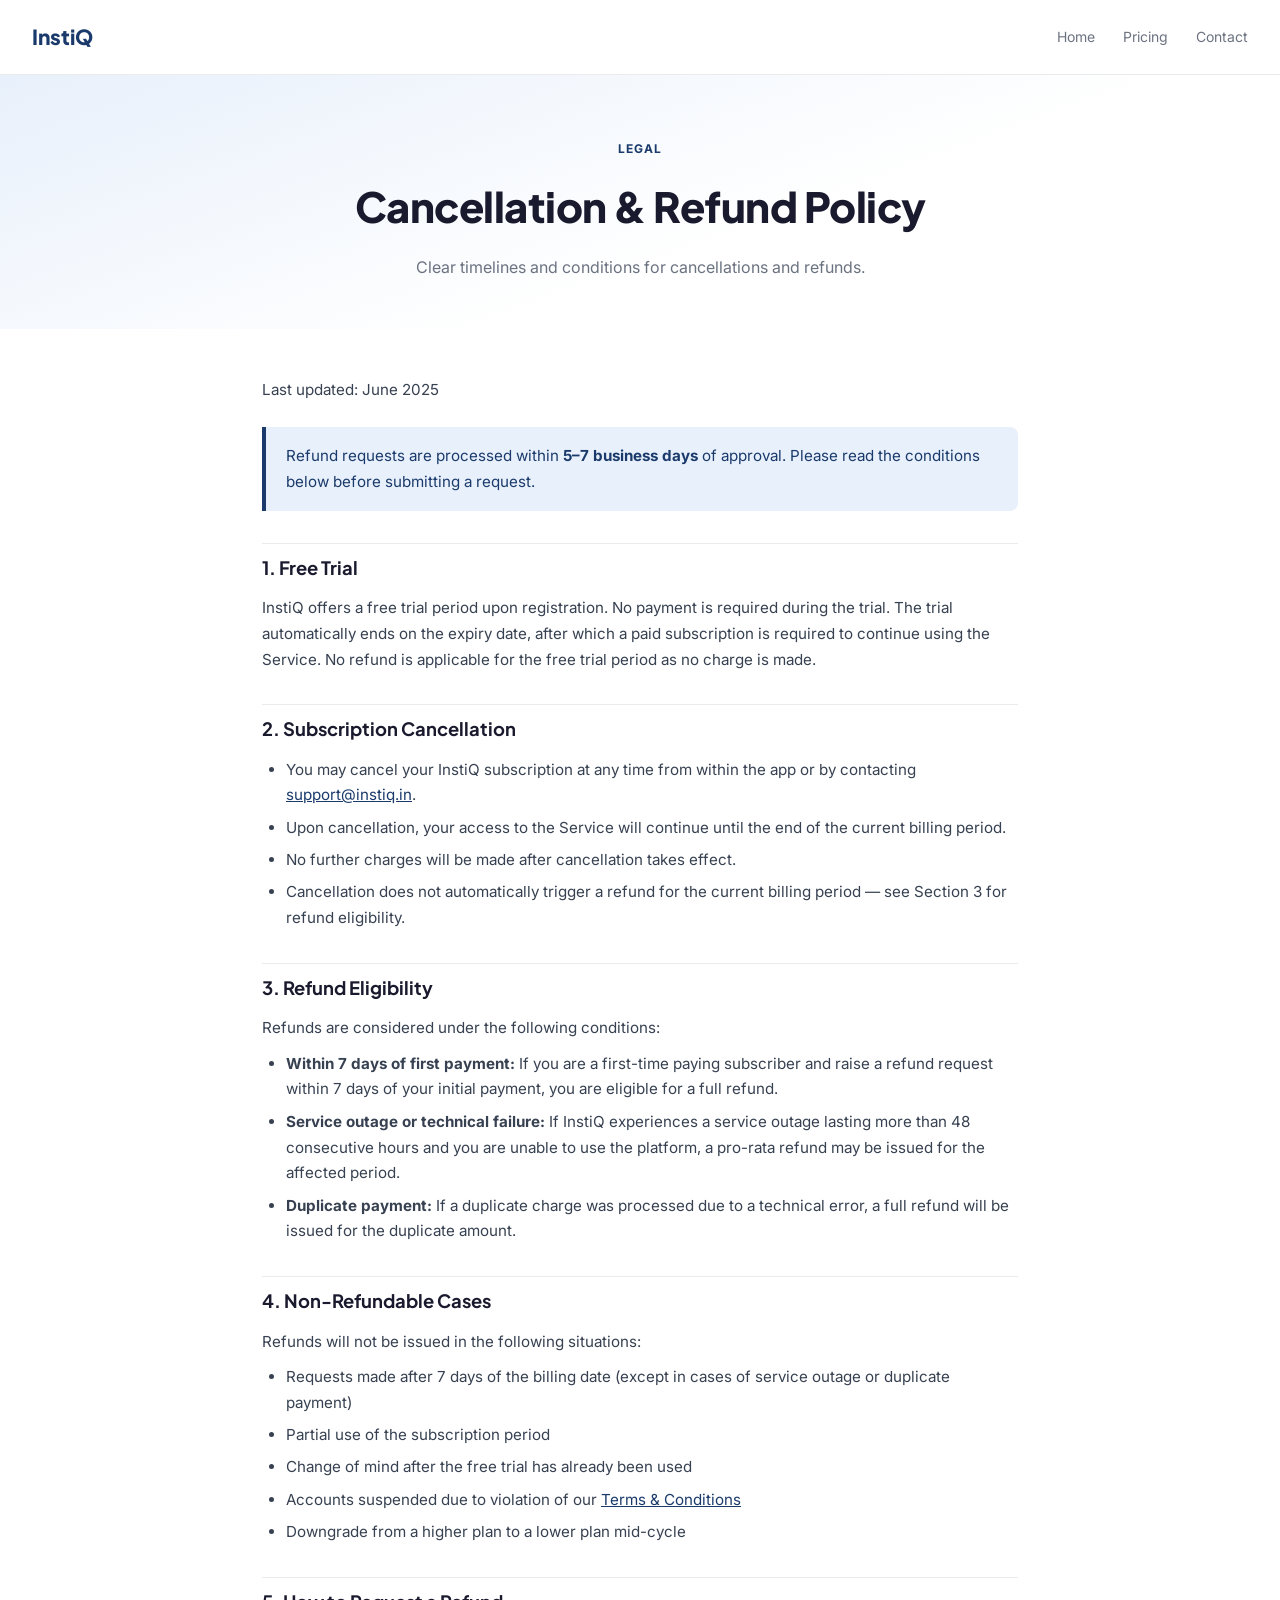
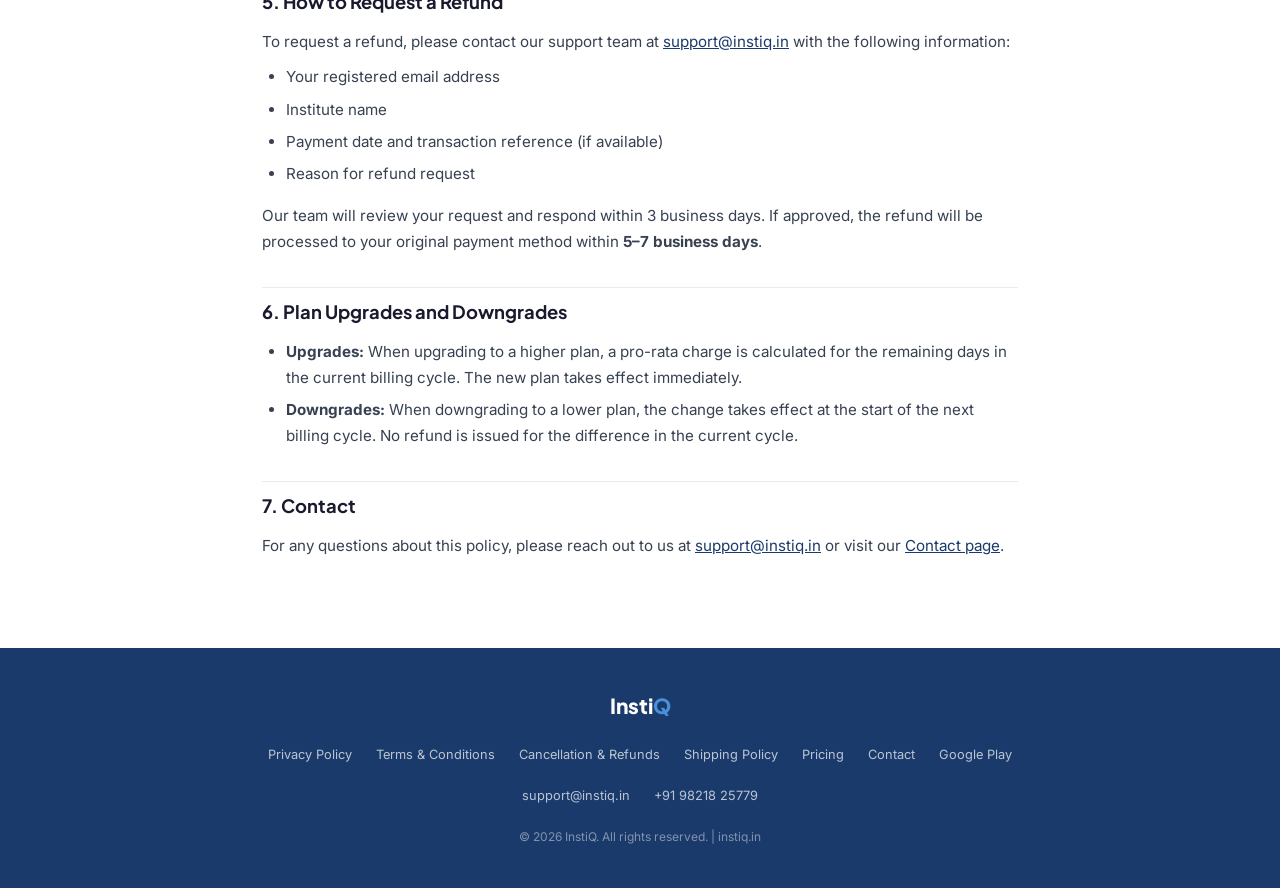
<file: refund-policy.html>
<!DOCTYPE html>
<html lang="en-IN">
<head>
<meta charset="UTF-8">
<meta name="viewport" content="width=device-width, initial-scale=1.0">
<title>Cancellation &amp; Refund Policy — InstiQ</title>
<meta name="description" content="How to cancel an InstiQ subscription and when refunds apply, for schools, coaching institutes and colleges using the InstiQ app.">
<link rel="canonical" href="https://instiq.in/refund-policy.html">
<meta property="og:title" content="Cancellation &amp; Refund Policy — InstiQ">
<meta property="og:description" content="How to cancel an InstiQ subscription and when refunds apply, for schools, coaching institutes and colleges using the InstiQ app.">
<meta property="og:url" content="https://instiq.in/refund-policy.html">
<meta property="og:type" content="website">
<meta property="og:image" content="https://instiq.in/screens/web-school-dashboard.jpg">
<meta name="twitter:card" content="summary_large_image">
<meta name="twitter:title" content="Cancellation &amp; Refund Policy — InstiQ">
<meta name="twitter:description" content="How to cancel an InstiQ subscription and when refunds apply, for schools, coaching institutes and colleges using the InstiQ app.">
<meta name="twitter:image" content="https://instiq.in/screens/web-school-dashboard.jpg">
<link href="https://fonts.googleapis.com/css2?family=Plus+Jakarta+Sans:wght@700;800&family=Inter:wght@400;500&display=swap" rel="stylesheet">
<style>
*, *::before, *::after { box-sizing: border-box; margin: 0; padding: 0; }
:root { --blue-light: #1A3A6B; --blue-pale: #E8F0FB; --blue: #1A3A6B; --ink: #1a1a2e; --muted: #6b7280; --border: rgba(0,0,0,0.08); }
body { font-family: 'Inter', sans-serif; color: var(--ink); background: #fff; line-height: 1.7; }
nav { display: flex; align-items: center; justify-content: space-between; padding: 1.2rem 2rem; border-bottom: 1px solid var(--border); background: rgba(255,255,255,0.97); position: sticky; top:0; z-index:100; }
.logo a { font-family: 'Plus Jakarta Sans', sans-serif; font-weight: 800; font-size: 1.3rem; color: var(--blue); text-decoration: none; }
.logo a span { color: var(--blue-light); }
.nav-links a { font-size: 0.875rem; color: var(--muted); text-decoration: none; margin-left: 1.5rem; }
.page-hero { background: linear-gradient(160deg,#e8f0fb 0%,#fff 60%); padding: 4rem 2rem 3rem; text-align: center; }
.page-hero .label { font-size:0.75rem; font-weight:700; letter-spacing:0.1em; text-transform:uppercase; color:var(--blue-light); margin-bottom:0.75rem; }
.page-hero h1 { font-family:'Plus Jakarta Sans',sans-serif; font-size:clamp(1.8rem,4vw,2.6rem); font-weight:800; color:var(--ink); letter-spacing:-0.5px; margin-bottom:0.75rem; }
.page-hero p { color:var(--muted); font-size:1rem; max-width:520px; margin:0 auto; }
.content { max-width: 820px; margin: 0 auto; padding: 3rem 2rem 5rem; }
.content h2 { font-family:'Plus Jakarta Sans',sans-serif; font-size:1.15rem; font-weight:700; color:var(--ink); margin: 2rem 0 0.75rem; padding-top: 0.5rem; border-top: 1px solid var(--border); }
.content h2:first-child { margin-top: 0; border-top: none; }
.content p, .content li { font-size:0.95rem; color:#374151; margin-bottom:0.6rem; }
.content ul { padding-left:1.5rem; margin-bottom:1rem; }
.content li { margin-bottom:0.4rem; }
.content a { color:var(--blue-light); }
.updated { font-size:0.8rem; color:var(--muted); margin-bottom:2rem; }
.highlight-box { background: var(--blue-pale); border-left: 4px solid var(--blue-light); border-radius: 0 8px 8px 0; padding: 1rem 1.25rem; margin: 1.5rem 0; font-size: 0.95rem; color: var(--blue); }
footer { background:var(--blue); padding:2.5rem 2rem; }
.footer-inner { max-width:1100px; margin:0 auto; text-align:center; }
.footer-logo { font-family:'Plus Jakarta Sans',sans-serif; font-weight:800; font-size:1.3rem; color:white; margin-bottom:1.25rem; }
.footer-logo span { color:#4A90D9; }
.footer-links { display:flex; flex-wrap:wrap; justify-content:center; gap:0.5rem 1.5rem; margin-bottom:1.25rem; }
.footer-links a { font-size:0.8rem; color:rgba(255,255,255,0.7); text-decoration:none; }
.footer-copy { font-size:0.75rem; color:rgba(255,255,255,0.45); }
</style>
</head>
<body>

<nav>
  <div class="logo"><a href="index.html">Insti<span>Q</span></a></div>
  <div class="nav-links">
    <a href="index.html">Home</a>
    <a href="pricing.html">Pricing</a>
    <a href="contact.html">Contact</a>
  </div>
</nav>

<div class="page-hero">
  <div class="label">Legal</div>
  <h1>Cancellation &amp; Refund Policy</h1>
  <p>Clear timelines and conditions for cancellations and refunds.</p>
</div>

<div class="content">
  <p class="updated">Last updated: June 2025</p>

  <div class="highlight-box">
    Refund requests are processed within <strong>5–7 business days</strong> of approval. Please read the conditions below before submitting a request.
  </div>

  <h2>1. Free Trial</h2>
  <p>InstiQ offers a free trial period upon registration. No payment is required during the trial. The trial automatically ends on the expiry date, after which a paid subscription is required to continue using the Service. No refund is applicable for the free trial period as no charge is made.</p>

  <h2>2. Subscription Cancellation</h2>
  <ul>
    <li>You may cancel your InstiQ subscription at any time from within the app or by contacting <a href="mailto:support@instiq.in">support@instiq.in</a>.</li>
    <li>Upon cancellation, your access to the Service will continue until the end of the current billing period.</li>
    <li>No further charges will be made after cancellation takes effect.</li>
    <li>Cancellation does not automatically trigger a refund for the current billing period — see Section 3 for refund eligibility.</li>
  </ul>

  <h2>3. Refund Eligibility</h2>
  <p>Refunds are considered under the following conditions:</p>
  <ul>
    <li><strong>Within 7 days of first payment:</strong> If you are a first-time paying subscriber and raise a refund request within 7 days of your initial payment, you are eligible for a full refund.</li>
    <li><strong>Service outage or technical failure:</strong> If InstiQ experiences a service outage lasting more than 48 consecutive hours and you are unable to use the platform, a pro-rata refund may be issued for the affected period.</li>
    <li><strong>Duplicate payment:</strong> If a duplicate charge was processed due to a technical error, a full refund will be issued for the duplicate amount.</li>
  </ul>

  <h2>4. Non-Refundable Cases</h2>
  <p>Refunds will not be issued in the following situations:</p>
  <ul>
    <li>Requests made after 7 days of the billing date (except in cases of service outage or duplicate payment)</li>
    <li>Partial use of the subscription period</li>
    <li>Change of mind after the free trial has already been used</li>
    <li>Accounts suspended due to violation of our <a href="terms.html">Terms &amp; Conditions</a></li>
    <li>Downgrade from a higher plan to a lower plan mid-cycle</li>
  </ul>

  <h2>5. How to Request a Refund</h2>
  <p>To request a refund, please contact our support team at <a href="mailto:support@instiq.in">support@instiq.in</a> with the following information:</p>
  <ul>
    <li>Your registered email address</li>
    <li>Institute name</li>
    <li>Payment date and transaction reference (if available)</li>
    <li>Reason for refund request</li>
  </ul>
  <p>Our team will review your request and respond within 3 business days. If approved, the refund will be processed to your original payment method within <strong>5–7 business days</strong>.</p>

  <h2>6. Plan Upgrades and Downgrades</h2>
  <ul>
    <li><strong>Upgrades:</strong> When upgrading to a higher plan, a pro-rata charge is calculated for the remaining days in the current billing cycle. The new plan takes effect immediately.</li>
    <li><strong>Downgrades:</strong> When downgrading to a lower plan, the change takes effect at the start of the next billing cycle. No refund is issued for the difference in the current cycle.</li>
  </ul>

  <h2>7. Contact</h2>
  <p>For any questions about this policy, please reach out to us at <a href="mailto:support@instiq.in">support@instiq.in</a> or visit our <a href="contact.html">Contact page</a>.</p>
</div>

<footer>
  <div class="footer-inner">
    <div class="footer-logo">Insti<span>Q</span></div>
    <div class="footer-links">
      <a href="privacy-policy.html">Privacy Policy</a>
      <a href="terms.html">Terms &amp; Conditions</a>
      <a href="refund-policy.html">Cancellation &amp; Refunds</a>
      <a href="shipping-policy.html">Shipping Policy</a>
      <a href="pricing.html">Pricing</a>
      <a href="contact.html">Contact</a>
      <a href="https://play.google.com/store/apps/details?id=com.hbkr.instiq">Google Play</a>
    </div>
    <div class="footer-links">
      <a href="mailto:support@instiq.in">support@instiq.in</a>
      <a href="tel:+919821825779">+91 98218 25779</a>
    </div>
    <p class="footer-copy">&copy; 2026 InstiQ. All rights reserved. | instiq.in</p>
  </div>
</footer>
</body>
</html>
</file>
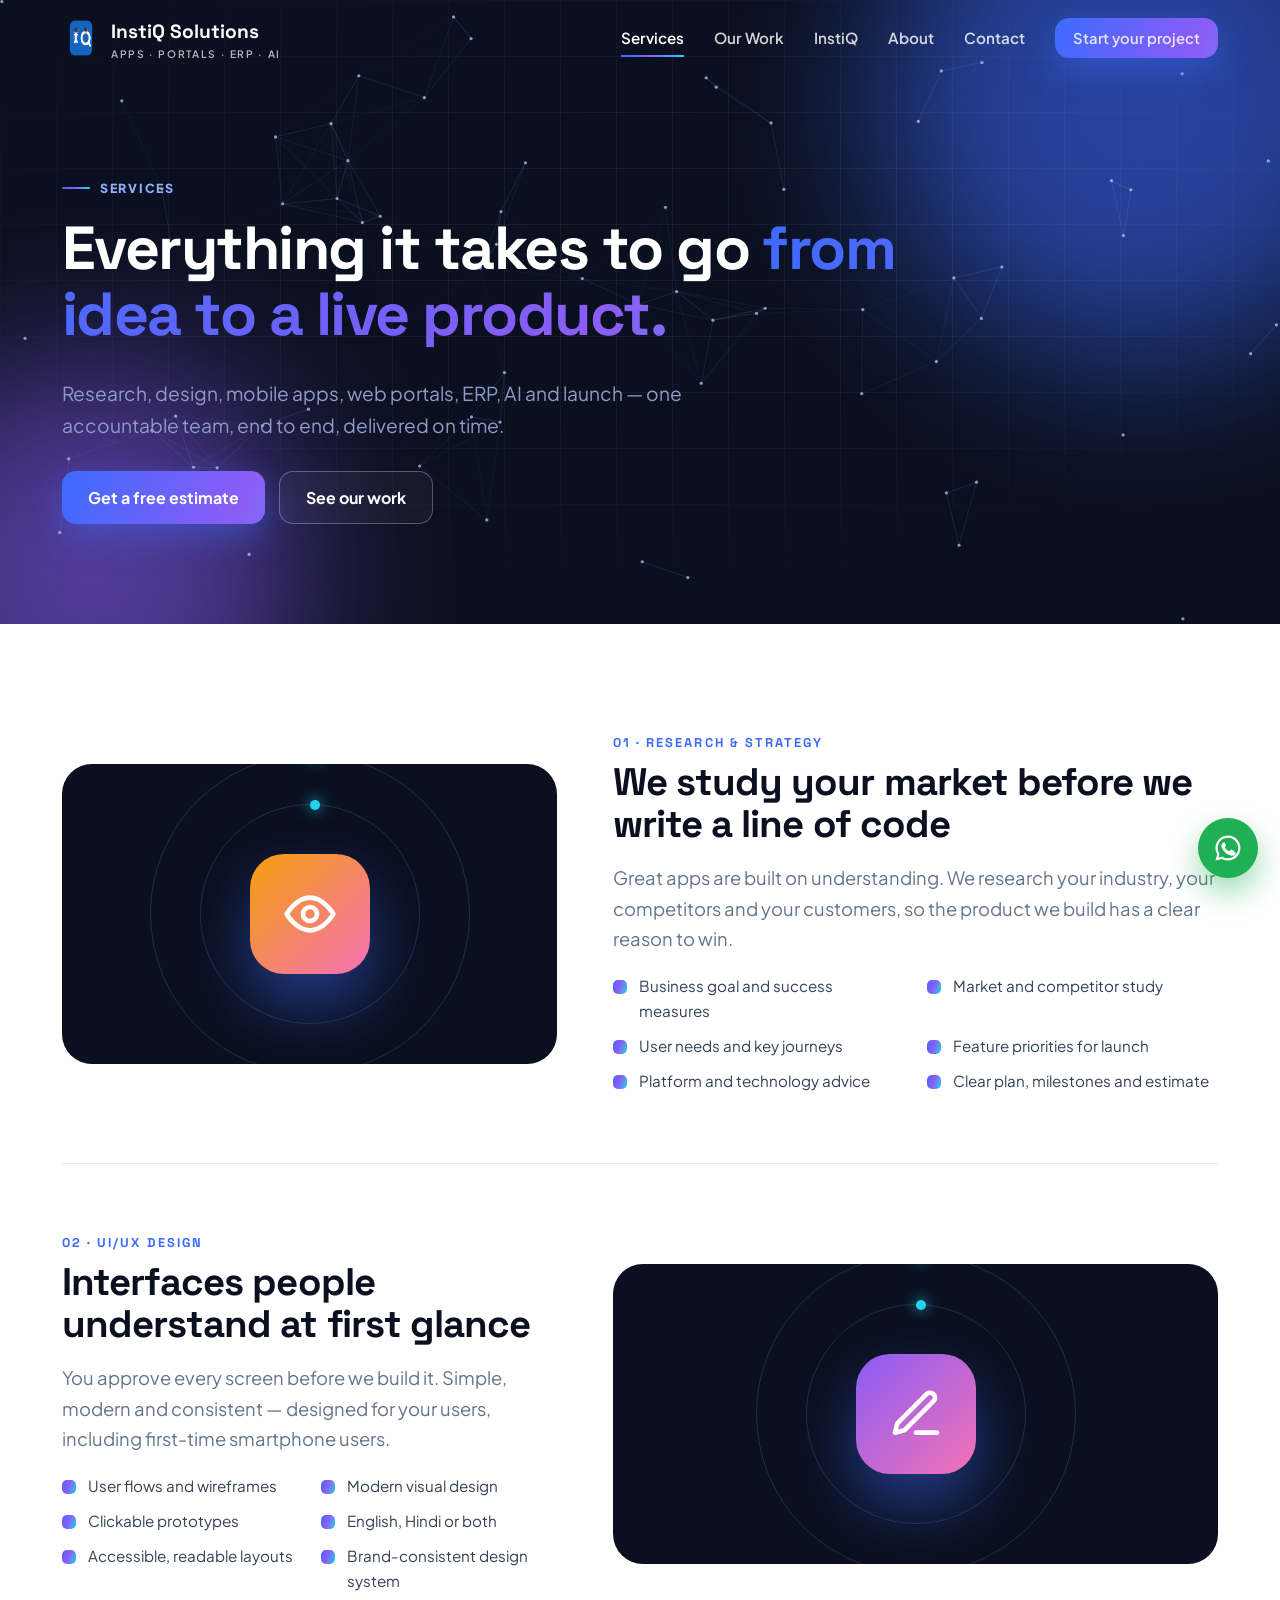
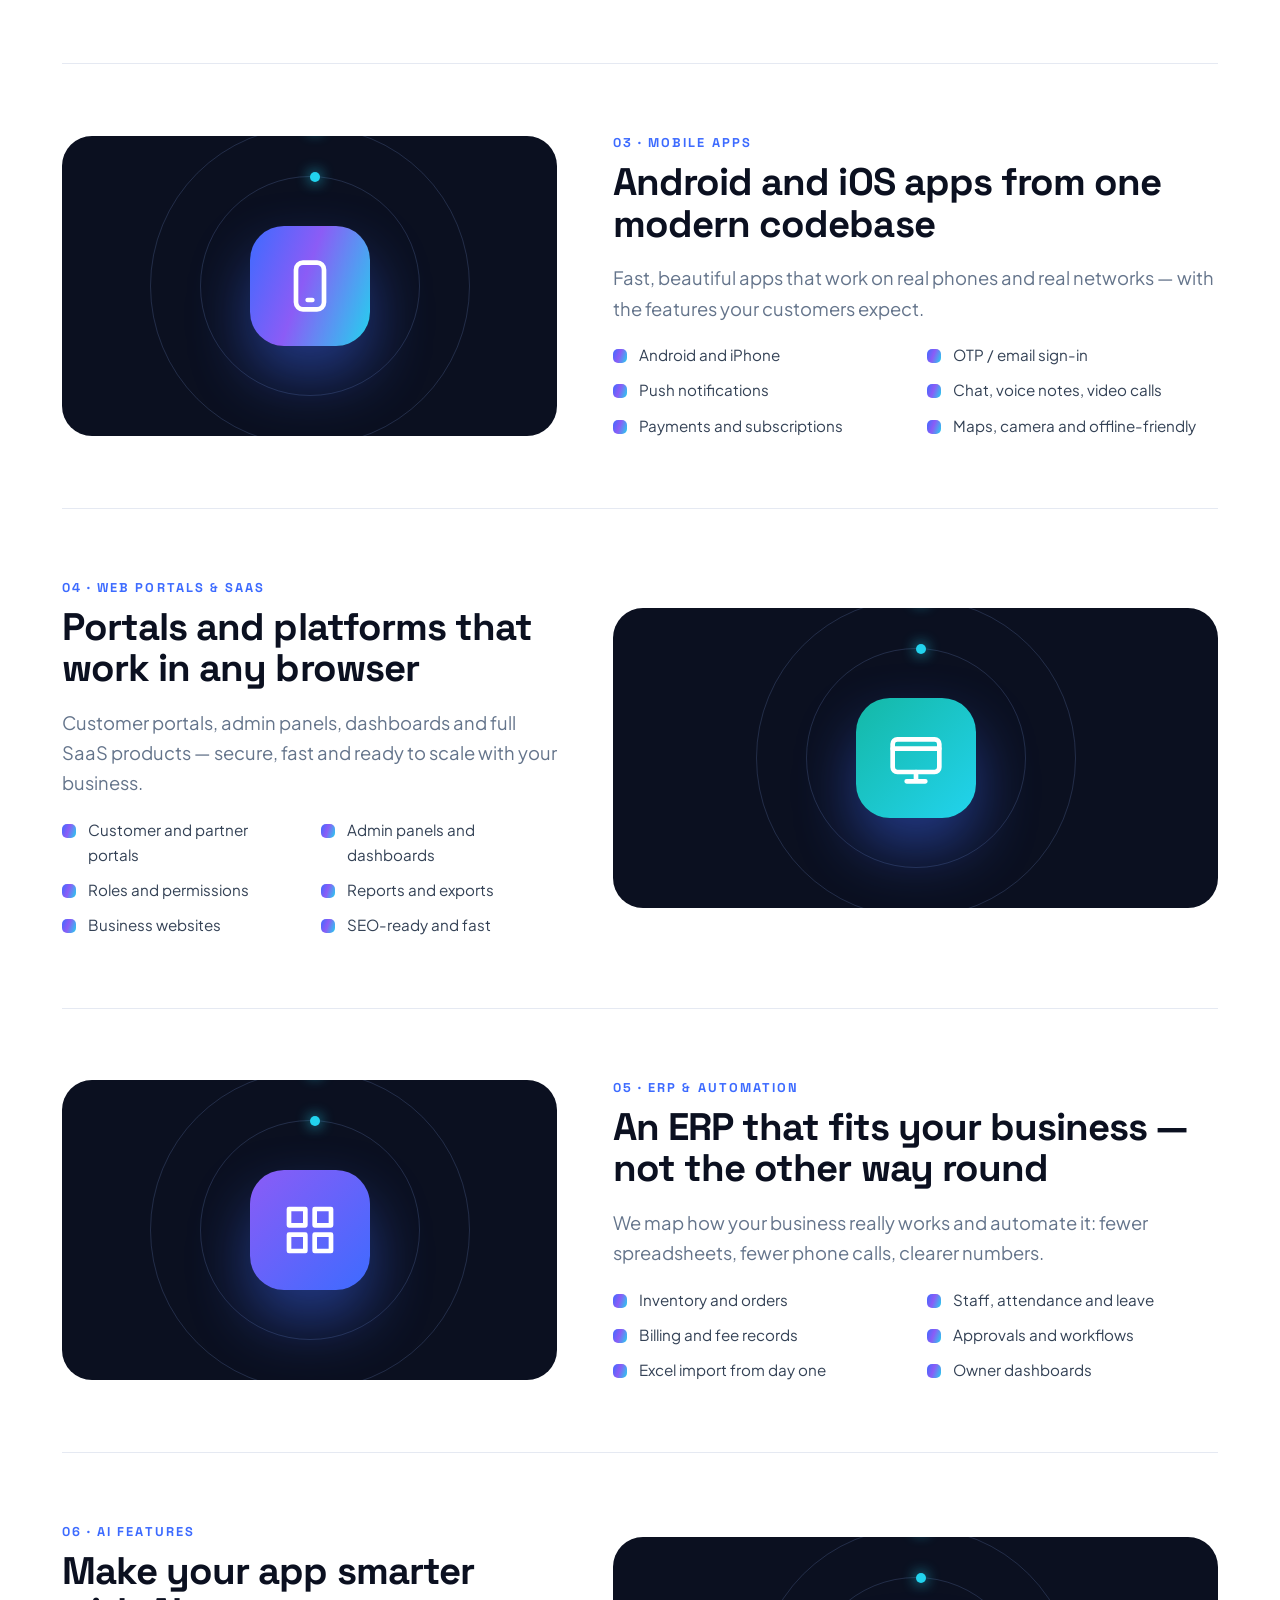
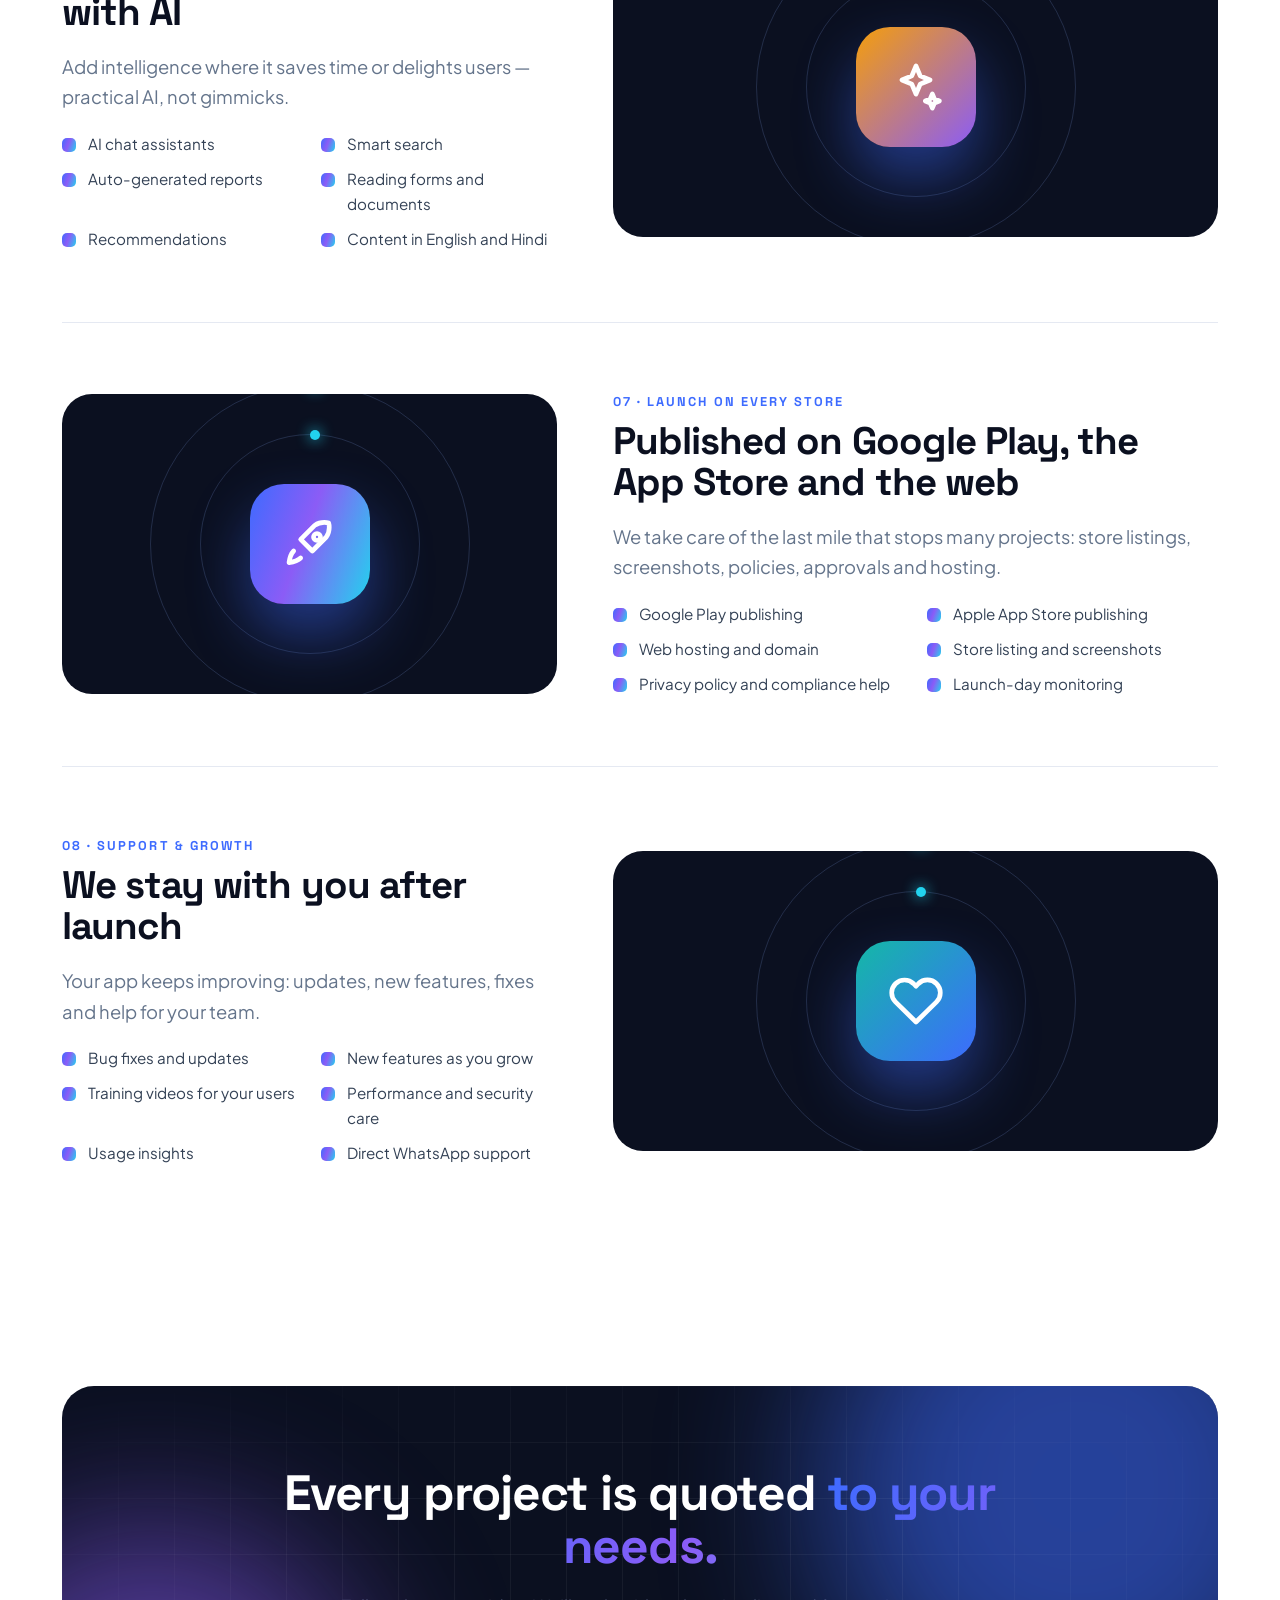
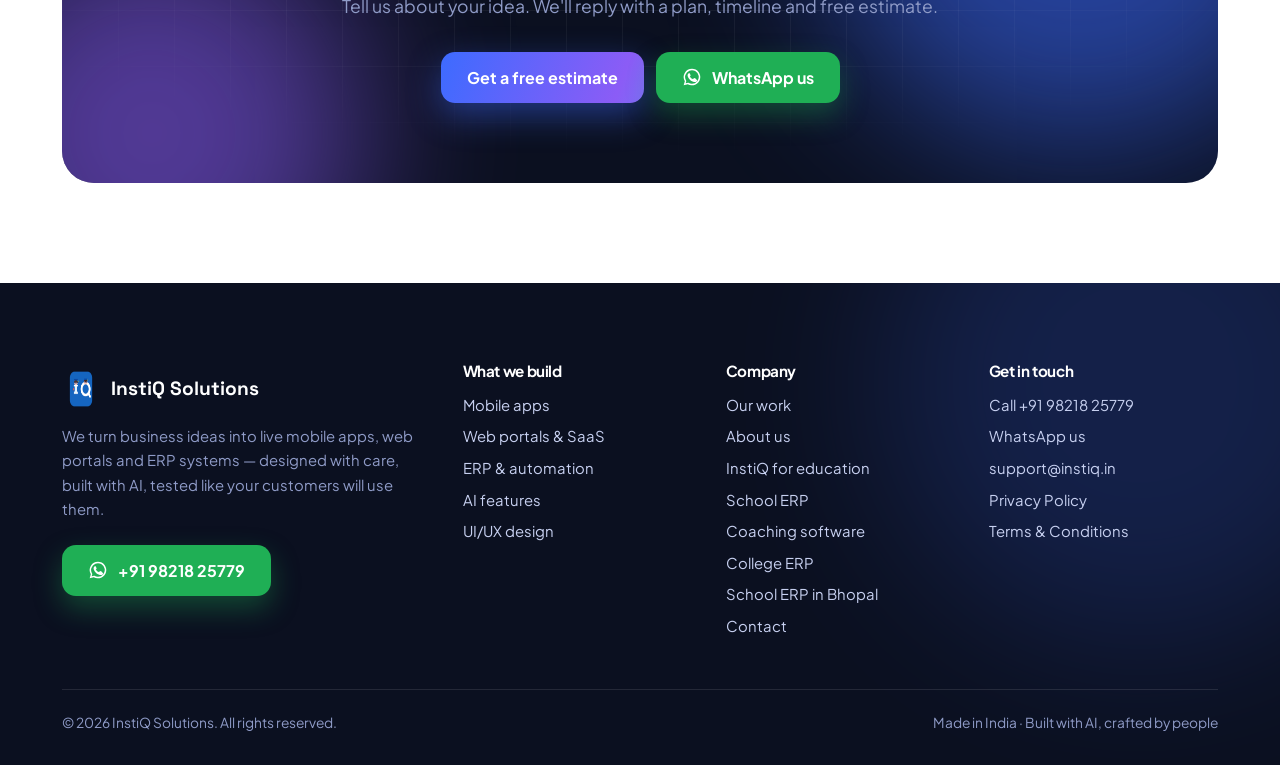
<file: services.html>
<!doctype html>
<html lang="en-IN">
<head>
<meta charset="utf-8">
<meta name="viewport" content="width=device-width, initial-scale=1">
<title>Services — Mobile Apps, Web Portals, ERP & AI Development | InstiQ Solutions</title>
<meta name="description" content="Research and strategy, UI/UX design, Android and iOS apps, web portals and SaaS, custom ERP, AI features, store launch and support — one end-to-end team.">
<meta name="robots" content="index, follow, max-image-preview:large">
<link rel="canonical" href="https://instiq.in/services.html">
<meta name="theme-color" content="#0B1020">
<link rel="icon" type="image/png" href="screens/instiq-logo.png">
<link rel="apple-touch-icon" href="screens/instiq-logo.png">
<meta property="og:type" content="website">
<meta property="og:site_name" content="InstiQ Solutions">
<meta property="og:title" content="Services — Mobile Apps, Web Portals, ERP & AI Development | InstiQ Solutions">
<meta property="og:description" content="Research and strategy, UI/UX design, Android and iOS apps, web portals and SaaS, custom ERP, AI features, store launch and support — one end-to-end team.">
<meta property="og:url" content="https://instiq.in/services.html">
<meta property="og:image" content="https://instiq.in/screens/web-school-dashboard.jpg">
<meta property="og:locale" content="en_IN">
<meta name="twitter:card" content="summary_large_image">
<meta name="twitter:title" content="Services — Mobile Apps, Web Portals, ERP & AI Development | InstiQ Solutions">
<meta name="twitter:description" content="Research and strategy, UI/UX design, Android and iOS apps, web portals and SaaS, custom ERP, AI features, store launch and support — one end-to-end team.">
<meta name="twitter:image" content="https://instiq.in/screens/web-school-dashboard.jpg">
<link rel="preconnect" href="https://fonts.googleapis.com">
<link rel="preconnect" href="https://fonts.gstatic.com" crossorigin>
<link href="https://fonts.googleapis.com/css2?family=Plus+Jakarta+Sans:wght@400;500;600;700;800&family=Space+Grotesk:wght@500;600;700&display=swap" rel="stylesheet">
<link rel="stylesheet" href="site.css?v=20261017">
<script type="application/ld+json">
{"@context":"https://schema.org","@type":"Organization","@id":"https://instiq.in/#org","name":"InstiQ Solutions","url":"https://instiq.in/","logo":"https://instiq.in/screens/instiq-logo.png","email":"support@instiq.in","telephone":"+91-98218-25779","description":"AI-powered mobile app, web portal and ERP development company from India.","areaServed":"IN","knowsAbout":["Mobile app development","Android app development","iOS app development","Web portal development","Custom ERP development","AI app development","UI/UX design"],"contactPoint":[{"@type":"ContactPoint","telephone":"+91-98218-25779","contactType":"sales","areaServed":"IN","availableLanguage":["English","Hindi"]}]}
</script>

</head>
<body>
<header class="nav">
  <div class="wrap nav-in">
    <a class="brand" href="index.html" aria-label="InstiQ Solutions home"><img src="screens/instiq-logo.png" alt="InstiQ Solutions logo" width="38" height="38"><span>InstiQ Solutions<small>Apps · Portals · ERP · AI</small></span></a>
    <button class="menu-btn" aria-label="Open menu" aria-expanded="false"><span></span><span></span><span></span></button>
    <nav class="links" aria-label="Main">
      <a href="services.html">Services</a>
      <a href="work.html">Our Work</a>
      <a href="instiq.html">InstiQ</a>
      <a href="about.html">About</a>
      <a href="contact.html">Contact</a>
      <a class="btn btn-glow" href="contact.html">Start your project</a>
    </nav>
  </div>
</header>
<main>
<style>
.svc{display:grid;grid-template-columns:.9fr 1.1fr;gap:56px;align-items:center;padding:70px 0;border-bottom:1px solid var(--line)}
.svc:last-child{border-bottom:0}
.svc:nth-child(even) .svc-art{order:2}
.svc-art{position:relative;height:300px;border-radius:30px;background:var(--ink);overflow:hidden;display:grid;place-items:center}
.svc-art .big{width:120px;height:120px;border-radius:34px;display:grid;place-items:center;color:#fff;background:var(--grad);box-shadow:0 30px 60px rgba(61,107,255,.45);position:relative;z-index:1;animation:bob 5s ease-in-out infinite}
.svc-art .big svg{width:56px;height:56px}
.svc-art .ring{position:absolute;border:1px solid rgba(143,176,255,.18);border-radius:50%}
.svc-art .ring:nth-of-type(1){width:220px;height:220px;animation:spin 18s linear infinite}
.svc-art .ring:nth-of-type(2){width:320px;height:320px;animation:spin 26s linear infinite reverse}
.svc-art .ring::after{content:"";position:absolute;top:-5px;left:50%;width:10px;height:10px;border-radius:50%;background:#22D3EE;box-shadow:0 0 14px #22D3EE}
@keyframes spin{to{transform:rotate(360deg)}}
@keyframes bob{50%{transform:translateY(-12px)}}
.svc h2{font-size:clamp(1.7rem,3vw,2.4rem)}
.svc .n{font:700 .8rem "Space Grotesk";letter-spacing:.16em;color:var(--blue);display:block;margin-bottom:10px}
.svc .list{grid-template-columns:1fr 1fr;gap:10px 22px}
@media(max-width:900px){.svc{grid-template-columns:1fr;gap:30px;padding:50px 0}.svc:nth-child(even) .svc-art{order:0}.svc-art{height:220px}.svc .list{grid-template-columns:1fr}}
</style>

<section class="phero dark">
  <div class="bg-anim" aria-hidden="true"><div class="orb o1"></div><div class="orb o2"></div><div class="grid"></div><canvas class="net"></canvas></div>
  <div class="wrap" style="position:relative">
    <span class="kicker rv">Services</span>
    <h1 class="rv d1">Everything it takes to go <span class="grad">from idea to a live product.</span></h1>
    <p class="lead rv d2">Research, design, mobile apps, web portals, ERP, AI and launch — one accountable team, end to end, delivered on time.</p>
    <div class="rv d3" style="display:flex;gap:14px;flex-wrap:wrap;margin-top:30px"><a class="btn btn-glow" href="contact.html">Get a free estimate</a><a class="btn btn-line" href="work.html">See our work</a></div>
  </div>
</section>

<section style="padding-top:40px">
  <div class="wrap">
    <div class="svc" id="research">
      <div class="svc-art rv l"><span class="ring"></span><span class="ring"></span><div class="big" style="background:linear-gradient(135deg,#F59E0B,#F472B6)"><svg viewBox="0 0 24 24" fill="none" stroke="currentColor" stroke-width="2" stroke-linecap="round" stroke-linejoin="round" aria-hidden="true"><path d="M2 12s4-7 10-7 10 7 10 7-4 7-10 7S2 12 2 12z"/><circle cx="12" cy="12" r="3"/></svg></div></div>
      <div class="rv r"><span class="n">01 · RESEARCH &amp; STRATEGY</span><h2>We study your market before we write a line of code</h2>
        <p class="lead">Great apps are built on understanding. We research your industry, your competitors and your customers, so the product we build has a clear reason to win.</p>
        <ul class="list"><li>Business goal and success measures</li><li>Market and competitor study</li><li>User needs and key journeys</li><li>Feature priorities for launch</li><li>Platform and technology advice</li><li>Clear plan, milestones and estimate</li></ul></div>
    </div>
    <div class="svc" id="design">
      <div class="svc-art rv r"><span class="ring"></span><span class="ring"></span><div class="big" style="background:linear-gradient(135deg,#8B5CF6,#F472B6)"><svg viewBox="0 0 24 24" fill="none" stroke="currentColor" stroke-width="2" stroke-linecap="round" stroke-linejoin="round" aria-hidden="true"><path d="M12 20h9M16.5 3.5a2.1 2.1 0 0 1 3 3L7 19l-4 1 1-4z"/></svg></div></div>
      <div class="rv l"><span class="n">02 · UI/UX DESIGN</span><h2>Interfaces people understand at first glance</h2>
        <p class="lead">You approve every screen before we build it. Simple, modern and consistent — designed for your users, including first-time smartphone users.</p>
        <ul class="list"><li>User flows and wireframes</li><li>Modern visual design</li><li>Clickable prototypes</li><li>English, Hindi or both</li><li>Accessible, readable layouts</li><li>Brand-consistent design system</li></ul></div>
    </div>
    <div class="svc" id="mobile">
      <div class="svc-art rv l"><span class="ring"></span><span class="ring"></span><div class="big"><svg viewBox="0 0 24 24" fill="none" stroke="currentColor" stroke-width="2" stroke-linecap="round" stroke-linejoin="round" aria-hidden="true"><rect x="6" y="2" width="12" height="20" rx="3"/><path d="M11 18h2"/></svg></div></div>
      <div class="rv r"><span class="n">03 · MOBILE APPS</span><h2>Android and iOS apps from one modern codebase</h2>
        <p class="lead">Fast, beautiful apps that work on real phones and real networks — with the features your customers expect.</p>
        <ul class="list"><li>Android and iPhone</li><li>OTP / email sign-in</li><li>Push notifications</li><li>Chat, voice notes, video calls</li><li>Payments and subscriptions</li><li>Maps, camera and offline-friendly</li></ul></div>
    </div>
    <div class="svc" id="web">
      <div class="svc-art rv r"><span class="ring"></span><span class="ring"></span><div class="big" style="background:linear-gradient(135deg,#14B8A6,#22D3EE)"><svg viewBox="0 0 24 24" fill="none" stroke="currentColor" stroke-width="2" stroke-linecap="round" stroke-linejoin="round" aria-hidden="true"><rect x="2" y="4" width="20" height="14" rx="2"/><path d="M2 8h20M8 22h8M12 18v4"/></svg></div></div>
      <div class="rv l"><span class="n">04 · WEB PORTALS &amp; SAAS</span><h2>Portals and platforms that work in any browser</h2>
        <p class="lead">Customer portals, admin panels, dashboards and full SaaS products — secure, fast and ready to scale with your business.</p>
        <ul class="list"><li>Customer and partner portals</li><li>Admin panels and dashboards</li><li>Roles and permissions</li><li>Reports and exports</li><li>Business websites</li><li>SEO-ready and fast</li></ul></div>
    </div>
    <div class="svc" id="erp">
      <div class="svc-art rv l"><span class="ring"></span><span class="ring"></span><div class="big" style="background:linear-gradient(135deg,#8B5CF6,#3D6BFF)"><svg viewBox="0 0 24 24" fill="none" stroke="currentColor" stroke-width="2" stroke-linecap="round" stroke-linejoin="round" aria-hidden="true"><path d="M3 3h7v7H3zM14 3h7v7h-7zM14 14h7v7h-7zM3 14h7v7H3z"/></svg></div></div>
      <div class="rv r"><span class="n">05 · ERP &amp; AUTOMATION</span><h2>An ERP that fits your business — not the other way round</h2>
        <p class="lead">We map how your business really works and automate it: fewer spreadsheets, fewer phone calls, clearer numbers.</p>
        <ul class="list"><li>Inventory and orders</li><li>Staff, attendance and leave</li><li>Billing and fee records</li><li>Approvals and workflows</li><li>Excel import from day one</li><li>Owner dashboards</li></ul></div>
    </div>
    <div class="svc" id="ai">
      <div class="svc-art rv r"><span class="ring"></span><span class="ring"></span><div class="big" style="background:linear-gradient(135deg,#F59E0B,#8B5CF6)"><svg viewBox="0 0 24 24" fill="none" stroke="currentColor" stroke-width="2" stroke-linecap="round" stroke-linejoin="round" aria-hidden="true"><path d="M12 3l1.8 4.2L18 9l-4.2 1.8L12 15l-1.8-4.2L6 9l4.2-1.8zM19 15l.9 2.1L22 18l-2.1.9L19 21l-.9-2.1L16 18l2.1-.9z"/></svg></div></div>
      <div class="rv l"><span class="n">06 · AI FEATURES</span><h2>Make your app smarter with AI</h2>
        <p class="lead">Add intelligence where it saves time or delights users — practical AI, not gimmicks.</p>
        <ul class="list"><li>AI chat assistants</li><li>Smart search</li><li>Auto-generated reports</li><li>Reading forms and documents</li><li>Recommendations</li><li>Content in English and Hindi</li></ul></div>
    </div>
    <div class="svc" id="launch">
      <div class="svc-art rv l"><span class="ring"></span><span class="ring"></span><div class="big"><svg viewBox="0 0 24 24" fill="none" stroke="currentColor" stroke-width="2" stroke-linecap="round" stroke-linejoin="round" aria-hidden="true"><path d="M5 15c-1.5 1.5-2 5-2 5s3.5-.5 5-2M14 4c3-2 6-1 6-1s1 3-1 6l-6 6-5-5z"/><circle cx="15" cy="9" r="1.5"/></svg></div></div>
      <div class="rv r"><span class="n">07 · LAUNCH ON EVERY STORE</span><h2>Published on Google Play, the App Store and the web</h2>
        <p class="lead">We take care of the last mile that stops many projects: store listings, screenshots, policies, approvals and hosting.</p>
        <ul class="list"><li>Google Play publishing</li><li>Apple App Store publishing</li><li>Web hosting and domain</li><li>Store listing and screenshots</li><li>Privacy policy and compliance help</li><li>Launch-day monitoring</li></ul></div>
    </div>
    <div class="svc" id="support">
      <div class="svc-art rv r"><span class="ring"></span><span class="ring"></span><div class="big" style="background:linear-gradient(135deg,#14B8A6,#3D6BFF)"><svg viewBox="0 0 24 24" fill="none" stroke="currentColor" stroke-width="2" stroke-linecap="round" stroke-linejoin="round" aria-hidden="true"><path d="M20.8 4.6a5.5 5.5 0 0 0-7.8 0L12 5.7l-1-1.1a5.5 5.5 0 0 0-7.8 7.8L12 21l8.8-8.6a5.5 5.5 0 0 0 0-7.8z"/></svg></div></div>
      <div class="rv l"><span class="n">08 · SUPPORT &amp; GROWTH</span><h2>We stay with you after launch</h2>
        <p class="lead">Your app keeps improving: updates, new features, fixes and help for your team.</p>
        <ul class="list"><li>Bug fixes and updates</li><li>New features as you grow</li><li>Training videos for your users</li><li>Performance and security care</li><li>Usage insights</li><li>Direct WhatsApp support</li></ul></div>
    </div>
  </div>
</section>

<section style="padding:40px 0 100px">
  <div class="wrap"><div class="cta rv">
    <div class="bg-anim" aria-hidden="true"><div class="orb o1"></div><div class="orb o2"></div><div class="grid"></div></div>
    <div style="position:relative"><h2>Every project is quoted <span class="grad">to your needs.</span></h2><p>Tell us about your idea. We'll reply with a plan, timeline and free estimate.</p>
    <div class="row"><a class="btn btn-glow" href="contact.html">Get a free estimate</a><a class="btn btn-wa" href="https://wa.me/919821825779?text=Hello%20InstiQ%20Solutions%2C%20I%20want%20to%20discuss%20a%20project." target="_blank" rel="noopener"><svg viewBox="0 0 24 24" fill="currentColor" aria-hidden="true"><path d="M12 2a10 10 0 0 0-8.6 15.1L2 22l5-1.3A10 10 0 1 0 12 2zm0 18.2c-1.5 0-3-.4-4.3-1.2l-.3-.2-3 .8.8-2.9-.2-.3A8.2 8.2 0 1 1 12 20.2zm4.5-6.1c-.2-.1-1.5-.7-1.7-.8-.2-.1-.4-.1-.6.1l-.8 1c-.1.2-.3.2-.5.1a6.7 6.7 0 0 1-3.3-2.9c-.3-.4.2-.4.7-1.4.1-.2 0-.3 0-.4l-.8-1.8c-.2-.5-.4-.4-.6-.4h-.5a1 1 0 0 0-.7.3c-.3.3-1 1-1 2.3s1 2.7 1.1 2.9c.1.2 2 3.1 4.9 4.3 1.8.8 2.5.8 3.4.7.5-.1 1.5-.6 1.8-1.2.2-.6.2-1.1.1-1.2l-.5-.4z"/></svg>WhatsApp us</a></div></div>
  </div></div>
</section>

</main>
<footer>
  <div class="bg-anim" aria-hidden="true"><div class="orb o1" style="opacity:.18"></div></div>
  <div class="wrap" style="position:relative">
    <div class="foot">
      <div>
        <a class="brand" href="index.html" style="margin-bottom:16px"><img src="screens/instiq-logo.png" alt="" width="38" height="38"><span>InstiQ Solutions</span></a>
        <p>We turn business ideas into live mobile apps, web portals and ERP systems — designed with care, built with AI, tested like your customers will use them.</p>
        <a class="btn btn-wa" href="https://wa.me/919821825779?text=Hello%20InstiQ%20Solutions%2C%20I%20want%20to%20discuss%20a%20project." target="_blank" rel="noopener" style="display:inline-flex;margin-top:8px"><svg viewBox="0 0 24 24" fill="currentColor" aria-hidden="true"><path d="M12 2a10 10 0 0 0-8.6 15.1L2 22l5-1.3A10 10 0 1 0 12 2zm0 18.2c-1.5 0-3-.4-4.3-1.2l-.3-.2-3 .8.8-2.9-.2-.3A8.2 8.2 0 1 1 12 20.2zm4.5-6.1c-.2-.1-1.5-.7-1.7-.8-.2-.1-.4-.1-.6.1l-.8 1c-.1.2-.3.2-.5.1a6.7 6.7 0 0 1-3.3-2.9c-.3-.4.2-.4.7-1.4.1-.2 0-.3 0-.4l-.8-1.8c-.2-.5-.4-.4-.6-.4h-.5a1 1 0 0 0-.7.3c-.3.3-1 1-1 2.3s1 2.7 1.1 2.9c.1.2 2 3.1 4.9 4.3 1.8.8 2.5.8 3.4.7.5-.1 1.5-.6 1.8-1.2.2-.6.2-1.1.1-1.2l-.5-.4z"/></svg>+91 98218 25779</a>
      </div>
      <div><h4>What we build</h4><a href="services.html#mobile">Mobile apps</a><a href="services.html#web">Web portals &amp; SaaS</a><a href="services.html#erp">ERP &amp; automation</a><a href="services.html#ai">AI features</a><a href="services.html#design">UI/UX design</a></div>
      <div><h4>Company</h4><a href="work.html">Our work</a><a href="about.html">About us</a><a href="instiq.html">InstiQ for education</a><a href="school-management-software.html">School ERP</a><a href="coaching-institute-management-app.html">Coaching software</a><a href="college-erp-software.html">College ERP</a><a href="school-erp-bhopal.html">School ERP in Bhopal</a><a href="contact.html">Contact</a></div>
      <div><h4>Get in touch</h4><a href="tel:+919821825779">Call +91 98218 25779</a><a href="https://wa.me/919821825779" target="_blank" rel="noopener">WhatsApp us</a><a href="mailto:support@instiq.in">support@instiq.in</a><a href="privacy-policy.html">Privacy Policy</a><a href="terms.html">Terms &amp; Conditions</a></div>
    </div>
    <div class="legal"><span>© <span id="yr">2026</span> InstiQ Solutions. All rights reserved.</span><span>Made in India · Built with AI, crafted by people</span></div>
  </div>
</footer>
<a class="wa-float" href="https://wa.me/919821825779?text=Hello%20InstiQ%20Solutions%2C%20I%20want%20to%20discuss%20a%20project." target="_blank" rel="noopener" aria-label="Chat with InstiQ Solutions on WhatsApp"><svg viewBox="0 0 24 24" fill="#fff" aria-hidden="true"><path d="M12 2a10 10 0 0 0-8.6 15.1L2 22l5-1.3A10 10 0 1 0 12 2zm0 18.2c-1.5 0-3-.4-4.3-1.2l-.3-.2-3 .8.8-2.9-.2-.3A8.2 8.2 0 1 1 12 20.2zm4.5-6.1c-.2-.1-1.5-.7-1.7-.8-.2-.1-.4-.1-.6.1l-.8 1c-.1.2-.3.2-.5.1a6.7 6.7 0 0 1-3.3-2.9c-.3-.4.2-.4.7-1.4.1-.2 0-.3 0-.4l-.8-1.8c-.2-.5-.4-.4-.6-.4h-.5a1 1 0 0 0-.7.3c-.3.3-1 1-1 2.3s1 2.7 1.1 2.9c.1.2 2 3.1 4.9 4.3 1.8.8 2.5.8 3.4.7.5-.1 1.5-.6 1.8-1.2.2-.6.2-1.1.1-1.2l-.5-.4z"/></svg></a>
<script src="site.js?v=20261017"></script>
</body>
</html>
</file>
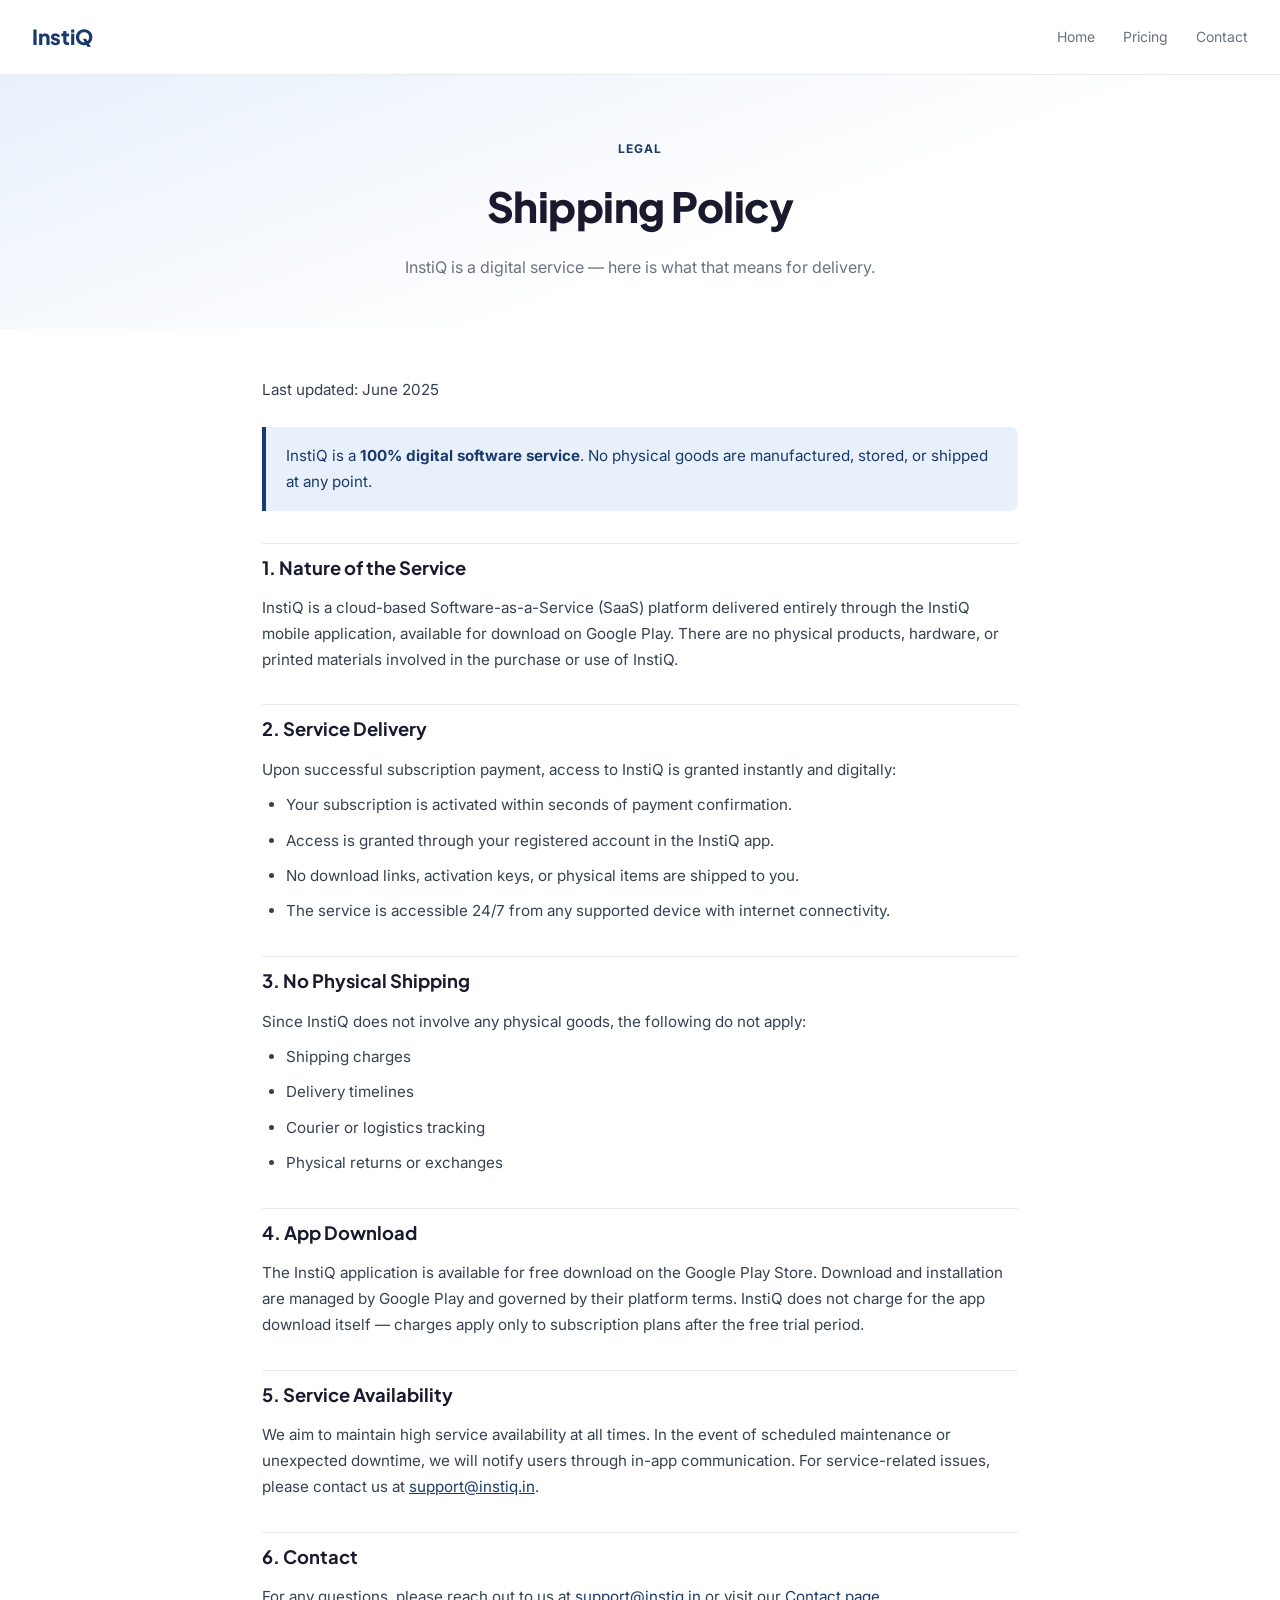
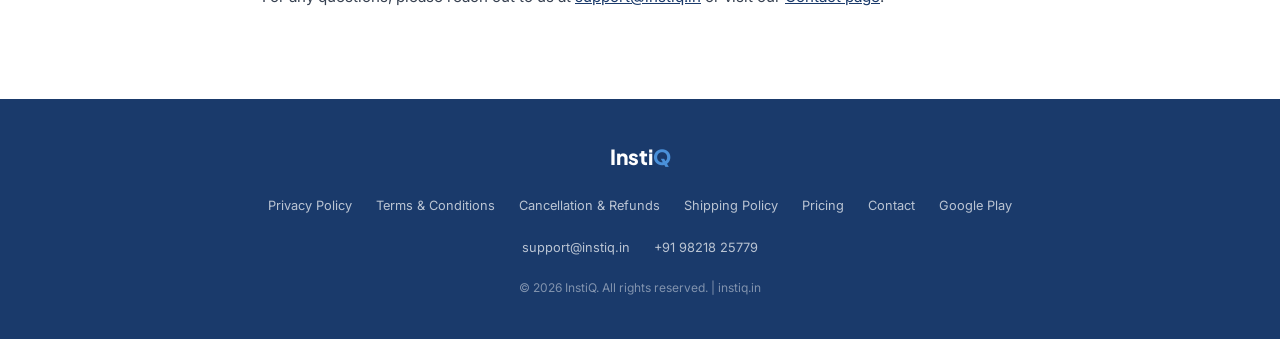
<file: shipping-policy.html>
<!DOCTYPE html>
<html lang="en-IN">
<head>
<meta charset="UTF-8">
<meta name="viewport" content="width=device-width, initial-scale=1.0">
<title>Shipping Policy — InstiQ (Digital Service)</title>
<meta name="description" content="InstiQ is a digital app and service, so nothing physical is shipped. Download it from Google Play or use the web app at app.instiq.in.">
<link rel="canonical" href="https://instiq.in/shipping-policy.html">
<meta property="og:title" content="Shipping Policy — InstiQ (Digital Service)">
<meta property="og:description" content="InstiQ is a digital app and service, so nothing physical is shipped. Download it from Google Play or use the web app at app.instiq.in.">
<meta property="og:url" content="https://instiq.in/shipping-policy.html">
<meta property="og:type" content="website">
<meta property="og:image" content="https://instiq.in/screens/web-school-dashboard.jpg">
<meta name="twitter:card" content="summary_large_image">
<meta name="twitter:title" content="Shipping Policy — InstiQ (Digital Service)">
<meta name="twitter:description" content="InstiQ is a digital app and service, so nothing physical is shipped. Download it from Google Play or use the web app at app.instiq.in.">
<meta name="twitter:image" content="https://instiq.in/screens/web-school-dashboard.jpg">
<link href="https://fonts.googleapis.com/css2?family=Plus+Jakarta+Sans:wght@700;800&family=Inter:wght@400;500&display=swap" rel="stylesheet">
<style>
*, *::before, *::after { box-sizing: border-box; margin: 0; padding: 0; }
:root { --blue-light: #1A3A6B; --blue-pale: #E8F0FB; --blue: #1A3A6B; --ink: #1a1a2e; --muted: #6b7280; --border: rgba(0,0,0,0.08); }
body { font-family: 'Inter', sans-serif; color: var(--ink); background: #fff; line-height: 1.7; }
nav { display: flex; align-items: center; justify-content: space-between; padding: 1.2rem 2rem; border-bottom: 1px solid var(--border); background: rgba(255,255,255,0.97); position: sticky; top:0; z-index:100; }
.logo a { font-family: 'Plus Jakarta Sans', sans-serif; font-weight: 800; font-size: 1.3rem; color: var(--blue); text-decoration: none; }
.logo a span { color: var(--blue-light); }
.nav-links a { font-size: 0.875rem; color: var(--muted); text-decoration: none; margin-left: 1.5rem; }
.page-hero { background: linear-gradient(160deg,#e8f0fb 0%,#fff 60%); padding: 4rem 2rem 3rem; text-align: center; }
.page-hero .label { font-size:0.75rem; font-weight:700; letter-spacing:0.1em; text-transform:uppercase; color:var(--blue-light); margin-bottom:0.75rem; }
.page-hero h1 { font-family:'Plus Jakarta Sans',sans-serif; font-size:clamp(1.8rem,4vw,2.6rem); font-weight:800; color:var(--ink); letter-spacing:-0.5px; margin-bottom:0.75rem; }
.page-hero p { color:var(--muted); font-size:1rem; max-width:520px; margin:0 auto; }
.content { max-width: 820px; margin: 0 auto; padding: 3rem 2rem 5rem; }
.content h2 { font-family:'Plus Jakarta Sans',sans-serif; font-size:1.15rem; font-weight:700; color:var(--ink); margin: 2rem 0 0.75rem; padding-top: 0.5rem; border-top: 1px solid var(--border); }
.content h2:first-child { margin-top: 0; border-top: none; }
.content p, .content li { font-size:0.95rem; color:#374151; margin-bottom:0.6rem; }
.content ul { padding-left:1.5rem; margin-bottom:1rem; }
.content a { color:var(--blue-light); }
.updated { font-size:0.8rem; color:var(--muted); margin-bottom:2rem; }
.highlight-box { background: var(--blue-pale); border-left: 4px solid var(--blue-light); border-radius: 0 8px 8px 0; padding: 1rem 1.25rem; margin: 1.5rem 0; font-size: 0.95rem; color: var(--blue); }
footer { background:var(--blue); padding:2.5rem 2rem; }
.footer-inner { max-width:1100px; margin:0 auto; text-align:center; }
.footer-logo { font-family:'Plus Jakarta Sans',sans-serif; font-weight:800; font-size:1.3rem; color:white; margin-bottom:1.25rem; }
.footer-logo span { color:#4A90D9; }
.footer-links { display:flex; flex-wrap:wrap; justify-content:center; gap:0.5rem 1.5rem; margin-bottom:1.25rem; }
.footer-links a { font-size:0.8rem; color:rgba(255,255,255,0.7); text-decoration:none; }
.footer-copy { font-size:0.75rem; color:rgba(255,255,255,0.45); }
</style>
</head>
<body>

<nav>
  <div class="logo"><a href="index.html">Insti<span>Q</span></a></div>
  <div class="nav-links">
    <a href="index.html">Home</a>
    <a href="pricing.html">Pricing</a>
    <a href="contact.html">Contact</a>
  </div>
</nav>

<div class="page-hero">
  <div class="label">Legal</div>
  <h1>Shipping Policy</h1>
  <p>InstiQ is a digital service — here is what that means for delivery.</p>
</div>

<div class="content">
  <p class="updated">Last updated: June 2025</p>

  <div class="highlight-box">
    InstiQ is a <strong>100% digital software service</strong>. No physical goods are manufactured, stored, or shipped at any point.
  </div>

  <h2>1. Nature of the Service</h2>
  <p>InstiQ is a cloud-based Software-as-a-Service (SaaS) platform delivered entirely through the InstiQ mobile application, available for download on Google Play. There are no physical products, hardware, or printed materials involved in the purchase or use of InstiQ.</p>

  <h2>2. Service Delivery</h2>
  <p>Upon successful subscription payment, access to InstiQ is granted instantly and digitally:</p>
  <ul>
    <li>Your subscription is activated within seconds of payment confirmation.</li>
    <li>Access is granted through your registered account in the InstiQ app.</li>
    <li>No download links, activation keys, or physical items are shipped to you.</li>
    <li>The service is accessible 24/7 from any supported device with internet connectivity.</li>
  </ul>

  <h2>3. No Physical Shipping</h2>
  <p>Since InstiQ does not involve any physical goods, the following do not apply:</p>
  <ul>
    <li>Shipping charges</li>
    <li>Delivery timelines</li>
    <li>Courier or logistics tracking</li>
    <li>Physical returns or exchanges</li>
  </ul>

  <h2>4. App Download</h2>
  <p>The InstiQ application is available for free download on the Google Play Store. Download and installation are managed by Google Play and governed by their platform terms. InstiQ does not charge for the app download itself — charges apply only to subscription plans after the free trial period.</p>

  <h2>5. Service Availability</h2>
  <p>We aim to maintain high service availability at all times. In the event of scheduled maintenance or unexpected downtime, we will notify users through in-app communication. For service-related issues, please contact us at <a href="mailto:support@instiq.in">support@instiq.in</a>.</p>

  <h2>6. Contact</h2>
  <p>For any questions, please reach out to us at <a href="mailto:support@instiq.in">support@instiq.in</a> or visit our <a href="contact.html">Contact page</a>.</p>
</div>

<footer>
  <div class="footer-inner">
    <div class="footer-logo">Insti<span>Q</span></div>
    <div class="footer-links">
      <a href="privacy-policy.html">Privacy Policy</a>
      <a href="terms.html">Terms &amp; Conditions</a>
      <a href="refund-policy.html">Cancellation &amp; Refunds</a>
      <a href="shipping-policy.html">Shipping Policy</a>
      <a href="pricing.html">Pricing</a>
      <a href="contact.html">Contact</a>
      <a href="https://play.google.com/store/apps/details?id=com.hbkr.instiq">Google Play</a>
    </div>
    <div class="footer-links">
      <a href="mailto:support@instiq.in">support@instiq.in</a>
      <a href="tel:+919821825779">+91 98218 25779</a>
    </div>
    <p class="footer-copy">&copy; 2026 InstiQ. All rights reserved. | instiq.in</p>
  </div>
</footer>
</body>
</html>
</file>
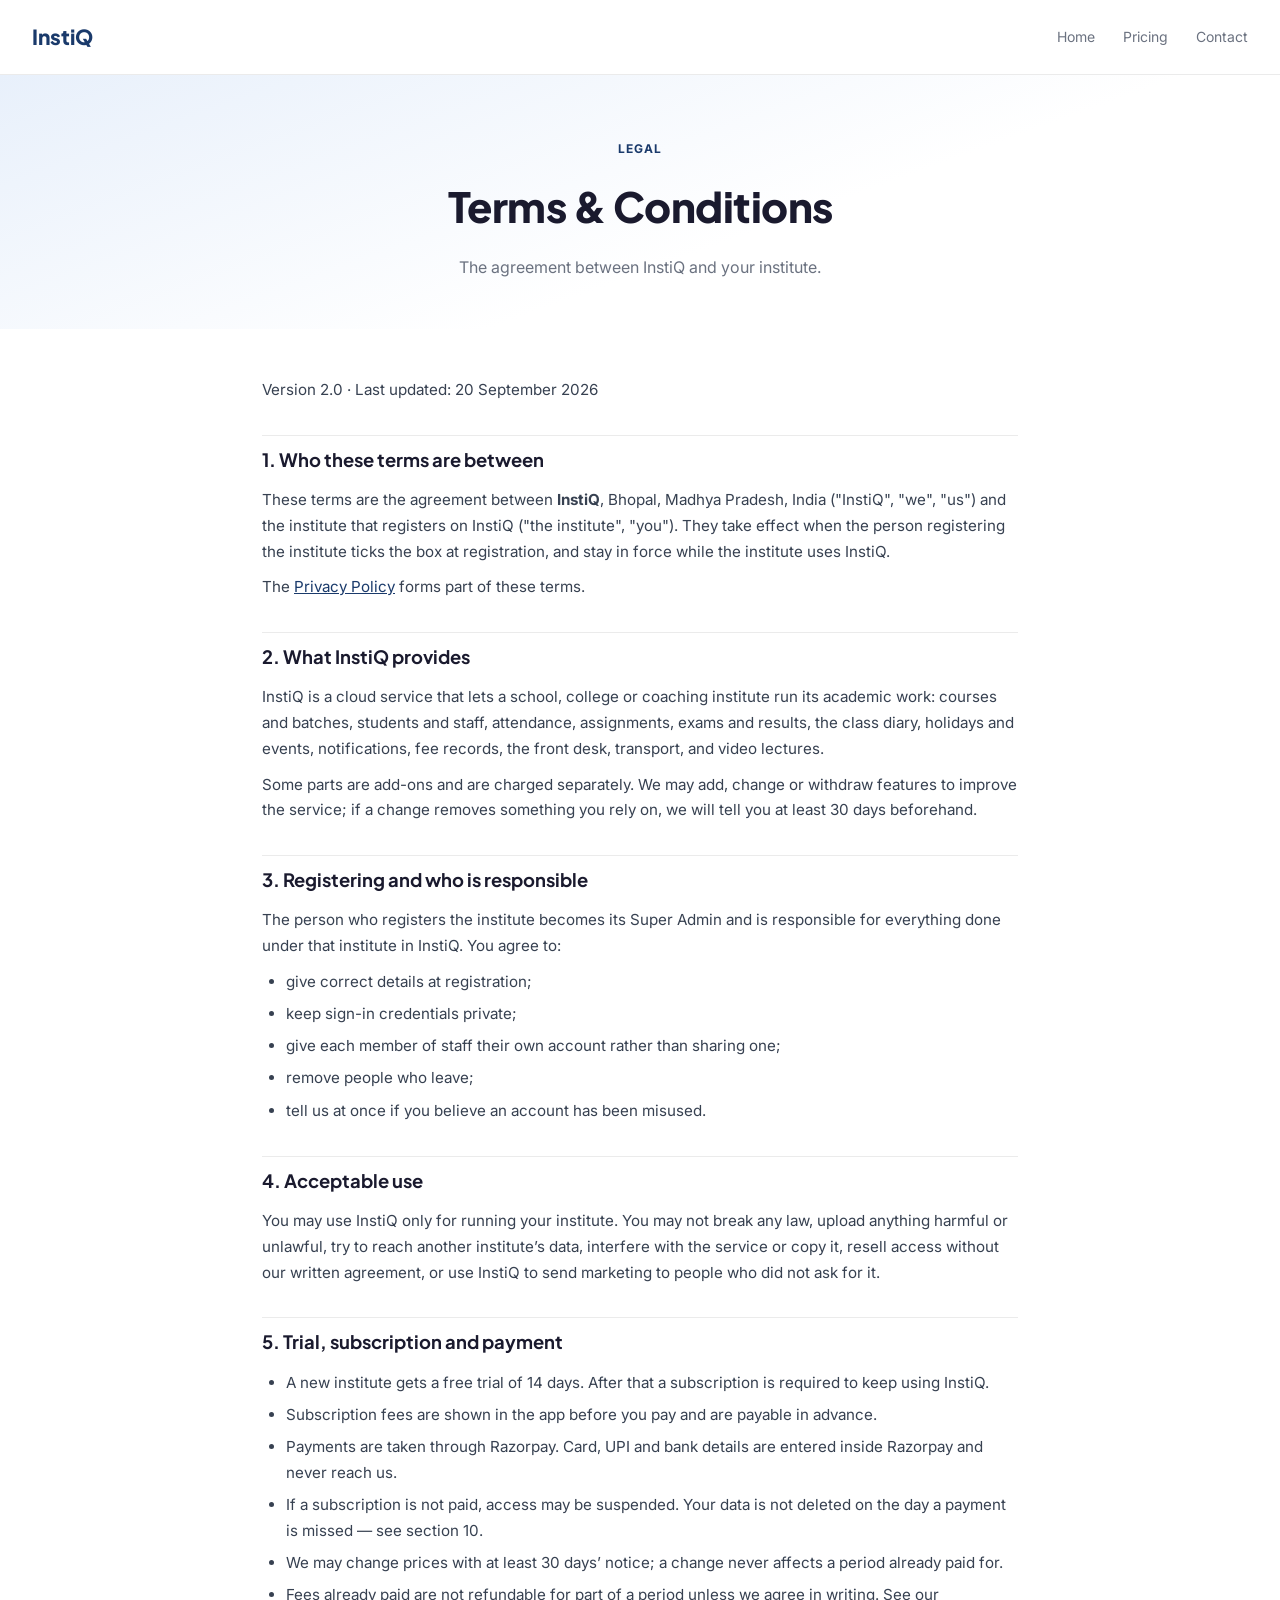
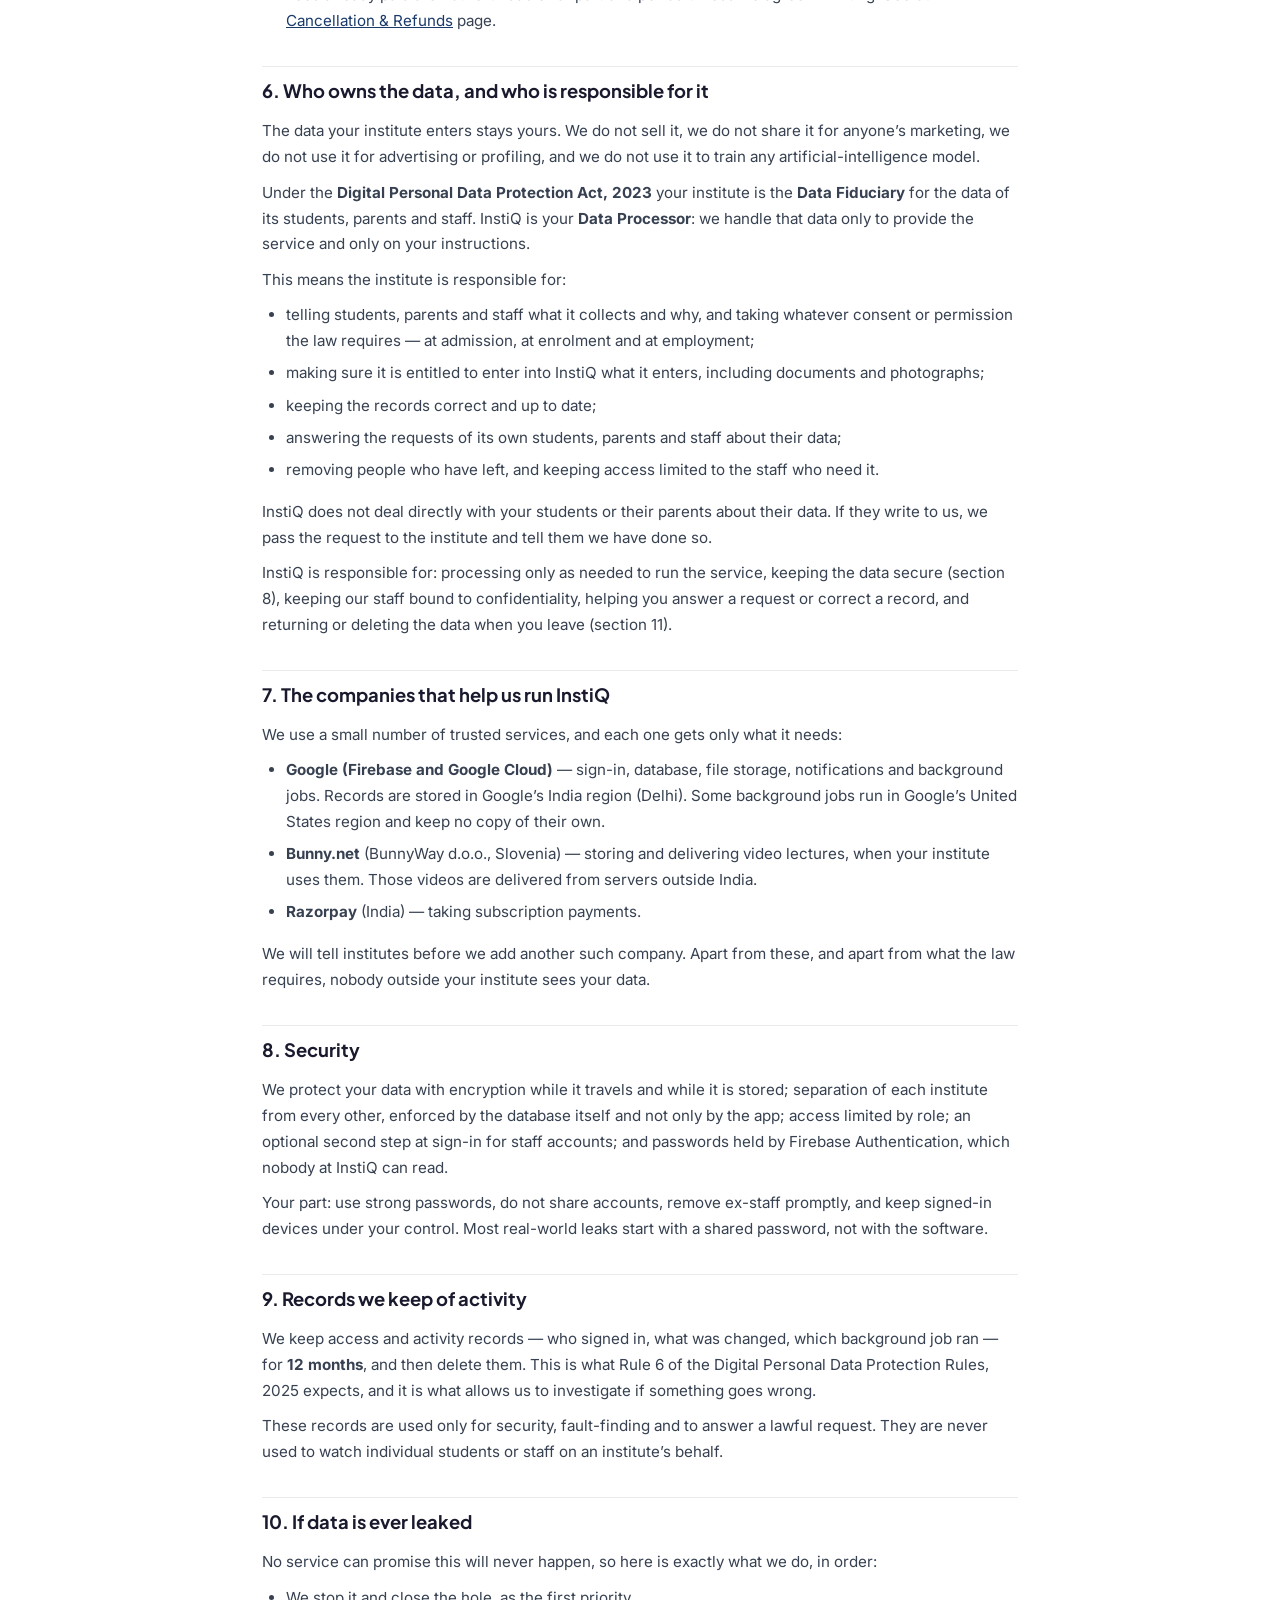
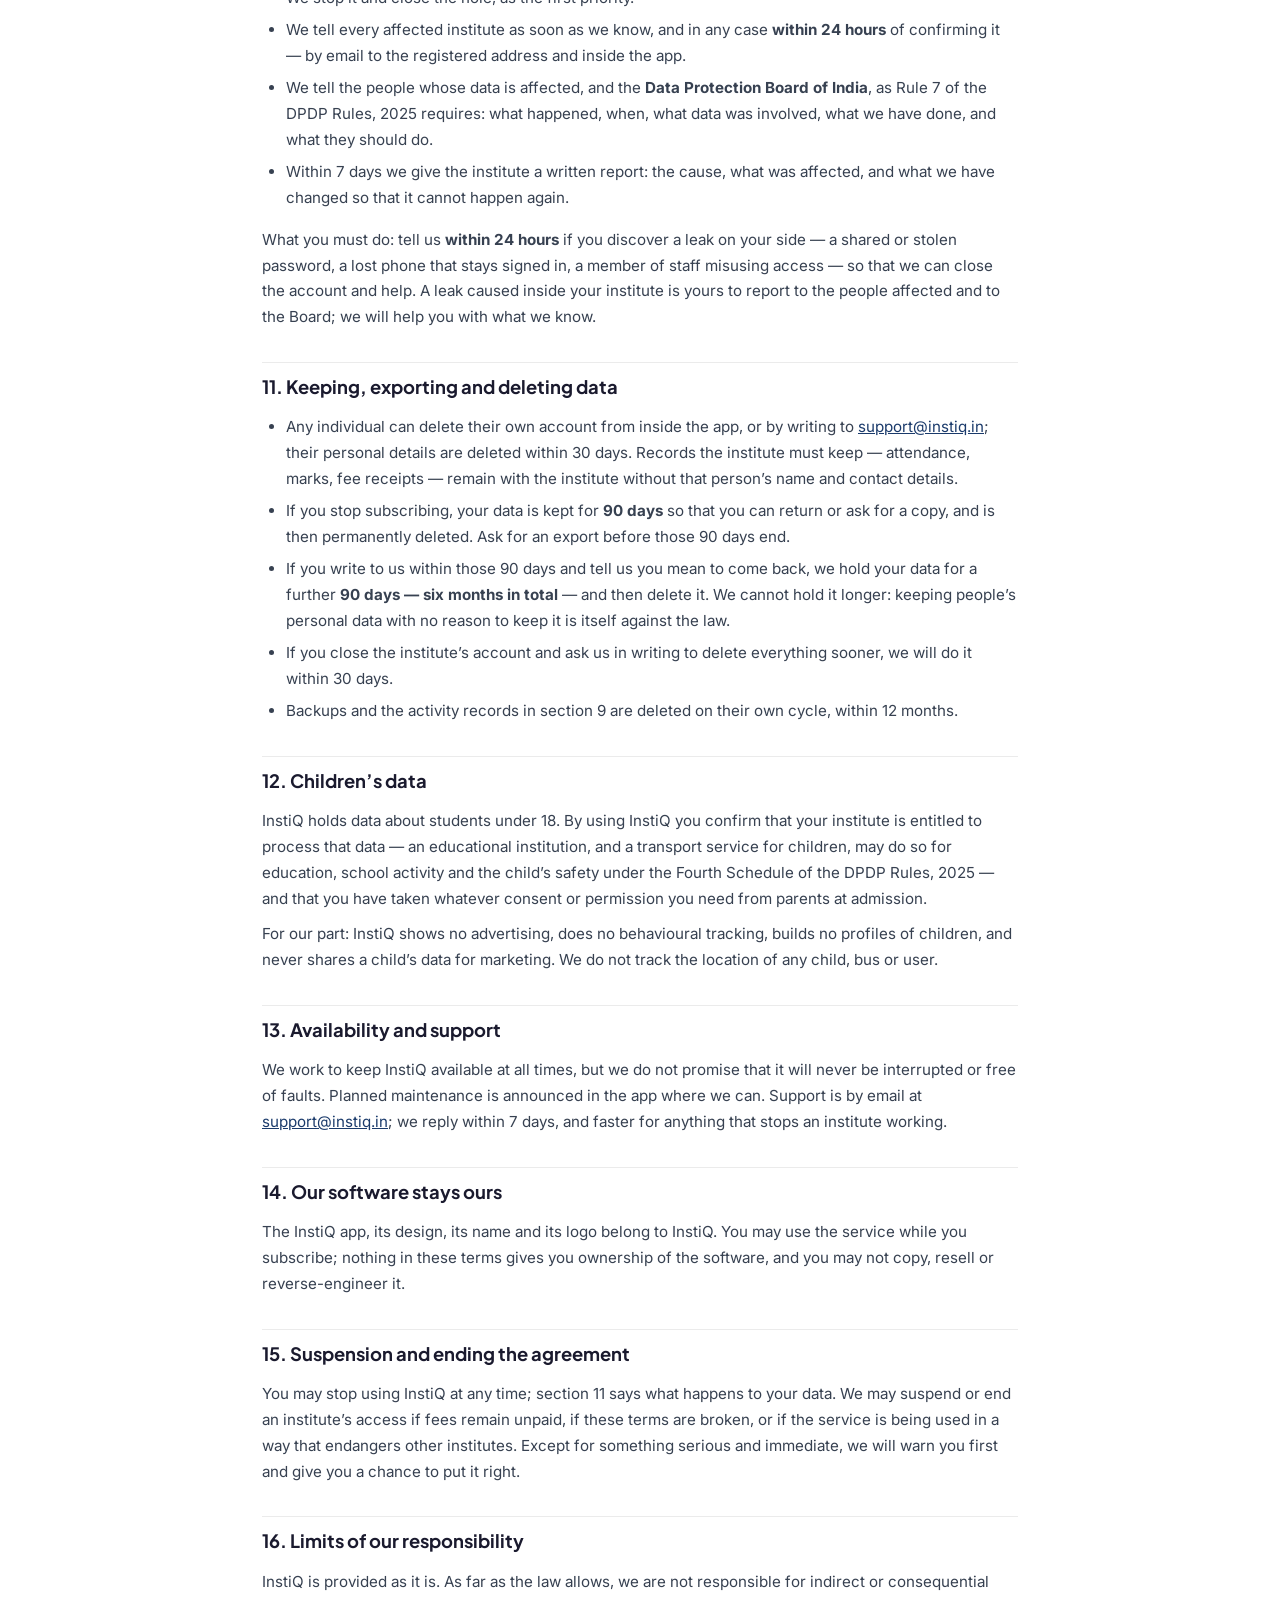
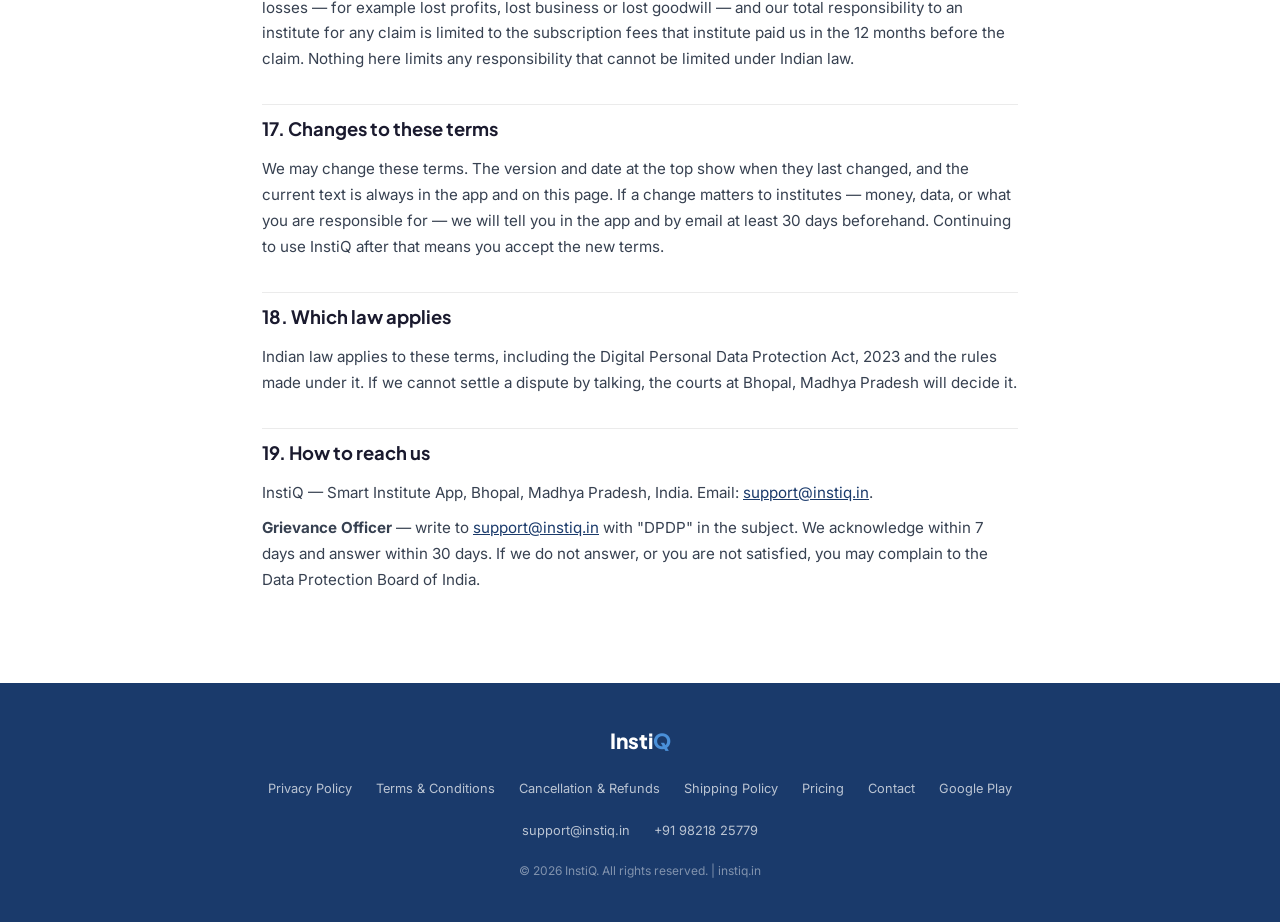
<file: terms.html>
<!DOCTYPE html>
<html lang="en-IN">
<head>
<meta charset="UTF-8">
<meta name="viewport" content="width=device-width, initial-scale=1.0">
<title>Terms &amp; Conditions — InstiQ Institute Management App</title>
<meta name="description" content="Terms for schools, coaching institutes and colleges using InstiQ: 14-day free trial, subscription, payment, data and use of the service.">
<link rel="canonical" href="https://instiq.in/terms.html">
<meta property="og:title" content="Terms &amp; Conditions — InstiQ Institute Management App">
<meta property="og:description" content="Terms for schools, coaching institutes and colleges using InstiQ: 14-day free trial, subscription, payment, data and use of the service.">
<meta property="og:url" content="https://instiq.in/terms.html">
<meta property="og:type" content="website">
<meta property="og:image" content="https://instiq.in/screens/web-school-dashboard.jpg">
<meta name="twitter:card" content="summary_large_image">
<meta name="twitter:title" content="Terms &amp; Conditions — InstiQ Institute Management App">
<meta name="twitter:description" content="Terms for schools, coaching institutes and colleges using InstiQ: 14-day free trial, subscription, payment, data and use of the service.">
<meta name="twitter:image" content="https://instiq.in/screens/web-school-dashboard.jpg">
<link href="https://fonts.googleapis.com/css2?family=Plus+Jakarta+Sans:wght@700;800&family=Inter:wght@400;500&display=swap" rel="stylesheet">
<style>
*, *::before, *::after { box-sizing: border-box; margin: 0; padding: 0; }
:root { --blue-light: #1A3A6B; --blue-pale: #E8F0FB; --blue: #1A3A6B; --ink: #1a1a2e; --muted: #6b7280; --border: rgba(0,0,0,0.08); }
body { font-family: 'Inter', sans-serif; color: var(--ink); background: #fff; line-height: 1.7; }
nav { display: flex; align-items: center; justify-content: space-between; padding: 1.2rem 2rem; border-bottom: 1px solid var(--border); background: rgba(255,255,255,0.97); position: sticky; top:0; z-index:100; }
.logo a { font-family: 'Plus Jakarta Sans', sans-serif; font-weight: 800; font-size: 1.3rem; color: var(--blue); text-decoration: none; }
.logo a span { color: var(--blue-light); }
.nav-links a { font-size: 0.875rem; color: var(--muted); text-decoration: none; margin-left: 1.5rem; }
.page-hero { background: linear-gradient(160deg,#e8f0fb 0%,#fff 60%); padding: 4rem 2rem 3rem; text-align: center; }
.page-hero .label { font-size:0.75rem; font-weight:700; letter-spacing:0.1em; text-transform:uppercase; color:var(--blue-light); margin-bottom:0.75rem; }
.page-hero h1 { font-family:'Plus Jakarta Sans',sans-serif; font-size:clamp(1.8rem,4vw,2.6rem); font-weight:800; color:var(--ink); letter-spacing:-0.5px; margin-bottom:0.75rem; }
.page-hero p { color:var(--muted); font-size:1rem; max-width:520px; margin:0 auto; }
.content { max-width: 820px; margin: 0 auto; padding: 3rem 2rem 5rem; }
.content h2 { font-family:'Plus Jakarta Sans',sans-serif; font-size:1.15rem; font-weight:700; color:var(--ink); margin: 2rem 0 0.75rem; padding-top: 0.5rem; border-top: 1px solid var(--border); }
.content h2:first-child { margin-top: 0; border-top: none; }
.content p, .content li { font-size:0.95rem; color:#374151; margin-bottom:0.6rem; }
.content ul { padding-left:1.5rem; margin-bottom:1rem; }
.content li { margin-bottom:0.4rem; }
.content a { color:var(--blue-light); }
.updated { font-size:0.8rem; color:var(--muted); margin-bottom:2rem; }
footer { background:var(--blue); padding:2.5rem 2rem; }
.footer-inner { max-width:1100px; margin:0 auto; text-align:center; }
.footer-logo { font-family:'Plus Jakarta Sans',sans-serif; font-weight:800; font-size:1.3rem; color:white; margin-bottom:1.25rem; }
.footer-logo span { color:#4A90D9; }
.footer-links { display:flex; flex-wrap:wrap; justify-content:center; gap:0.5rem 1.5rem; margin-bottom:1.25rem; }
.footer-links a { font-size:0.8rem; color:rgba(255,255,255,0.7); text-decoration:none; }
.footer-copy { font-size:0.75rem; color:rgba(255,255,255,0.45); }
</style>
</head>
<body>

<nav>
  <div class="logo"><a href="index.html">Insti<span>Q</span></a></div>
  <div class="nav-links">
    <a href="index.html">Home</a>
    <a href="pricing.html">Pricing</a>
    <a href="contact.html">Contact</a>
  </div>
</nav>

<div class="page-hero">
  <div class="label">Legal</div>
  <h1>Terms &amp; Conditions</h1>
  <p>The agreement between InstiQ and your institute.</p>
</div>

<div class="content">
  <p class="updated">Version 2.0 &middot; Last updated: 20 September 2026</p>

  <h2>1. Who these terms are between</h2>
  <p>These terms are the agreement between <strong>InstiQ</strong>, Bhopal, Madhya Pradesh, India ("InstiQ", "we", "us") and the institute that registers on InstiQ ("the institute", "you"). They take effect when the person registering the institute ticks the box at registration, and stay in force while the institute uses InstiQ.</p>
  <p>The <a href="privacy-policy.html">Privacy Policy</a> forms part of these terms.</p>

  <h2>2. What InstiQ provides</h2>
  <p>InstiQ is a cloud service that lets a school, college or coaching institute run its academic work: courses and batches, students and staff, attendance, assignments, exams and results, the class diary, holidays and events, notifications, fee records, the front desk, transport, and video lectures.</p>
  <p>Some parts are add-ons and are charged separately. We may add, change or withdraw features to improve the service; if a change removes something you rely on, we will tell you at least 30 days beforehand.</p>

  <h2>3. Registering and who is responsible</h2>
  <p>The person who registers the institute becomes its Super Admin and is responsible for everything done under that institute in InstiQ. You agree to:</p>
  <ul>
    <li>give correct details at registration;</li>
    <li>keep sign-in credentials private;</li>
    <li>give each member of staff their own account rather than sharing one;</li>
    <li>remove people who leave;</li>
    <li>tell us at once if you believe an account has been misused.</li>
  </ul>

  <h2>4. Acceptable use</h2>
  <p>You may use InstiQ only for running your institute. You may not break any law, upload anything harmful or unlawful, try to reach another institute’s data, interfere with the service or copy it, resell access without our written agreement, or use InstiQ to send marketing to people who did not ask for it.</p>

  <h2>5. Trial, subscription and payment</h2>
  <ul>
    <li>A new institute gets a free trial of 14 days. After that a subscription is required to keep using InstiQ.</li>
    <li>Subscription fees are shown in the app before you pay and are payable in advance.</li>
    <li>Payments are taken through Razorpay. Card, UPI and bank details are entered inside Razorpay and never reach us.</li>
    <li>If a subscription is not paid, access may be suspended. Your data is not deleted on the day a payment is missed — see section 10.</li>
    <li>We may change prices with at least 30 days’ notice; a change never affects a period already paid for.</li>
    <li>Fees already paid are not refundable for part of a period unless we agree in writing. See our <a href="refund-policy.html">Cancellation &amp; Refunds</a> page.</li>
  </ul>

  <h2>6. Who owns the data, and who is responsible for it</h2>
  <p>The data your institute enters stays yours. We do not sell it, we do not share it for anyone’s marketing, we do not use it for advertising or profiling, and we do not use it to train any artificial-intelligence model.</p>
  <p>Under the <strong>Digital Personal Data Protection Act, 2023</strong> your institute is the <strong>Data Fiduciary</strong> for the data of its students, parents and staff. InstiQ is your <strong>Data Processor</strong>: we handle that data only to provide the service and only on your instructions.</p>
  <p>This means the institute is responsible for:</p>
  <ul>
    <li>telling students, parents and staff what it collects and why, and taking whatever consent or permission the law requires — at admission, at enrolment and at employment;</li>
    <li>making sure it is entitled to enter into InstiQ what it enters, including documents and photographs;</li>
    <li>keeping the records correct and up to date;</li>
    <li>answering the requests of its own students, parents and staff about their data;</li>
    <li>removing people who have left, and keeping access limited to the staff who need it.</li>
  </ul>
  <p>InstiQ does not deal directly with your students or their parents about their data. If they write to us, we pass the request to the institute and tell them we have done so.</p>
  <p>InstiQ is responsible for: processing only as needed to run the service, keeping the data secure (section 8), keeping our staff bound to confidentiality, helping you answer a request or correct a record, and returning or deleting the data when you leave (section 11).</p>

  <h2>7. The companies that help us run InstiQ</h2>
  <p>We use a small number of trusted services, and each one gets only what it needs:</p>
  <ul>
    <li><strong>Google (Firebase and Google Cloud)</strong> — sign-in, database, file storage, notifications and background jobs. Records are stored in Google’s India region (Delhi). Some background jobs run in Google’s United States region and keep no copy of their own.</li>
    <li><strong>Bunny.net</strong> (BunnyWay d.o.o., Slovenia) — storing and delivering video lectures, when your institute uses them. Those videos are delivered from servers outside India.</li>
    <li><strong>Razorpay</strong> (India) — taking subscription payments.</li>
  </ul>
  <p>We will tell institutes before we add another such company. Apart from these, and apart from what the law requires, nobody outside your institute sees your data.</p>

  <h2>8. Security</h2>
  <p>We protect your data with encryption while it travels and while it is stored; separation of each institute from every other, enforced by the database itself and not only by the app; access limited by role; an optional second step at sign-in for staff accounts; and passwords held by Firebase Authentication, which nobody at InstiQ can read.</p>
  <p>Your part: use strong passwords, do not share accounts, remove ex-staff promptly, and keep signed-in devices under your control. Most real-world leaks start with a shared password, not with the software.</p>

  <h2>9. Records we keep of activity</h2>
  <p>We keep access and activity records — who signed in, what was changed, which background job ran — for <strong>12 months</strong>, and then delete them. This is what Rule 6 of the Digital Personal Data Protection Rules, 2025 expects, and it is what allows us to investigate if something goes wrong.</p>
  <p>These records are used only for security, fault-finding and to answer a lawful request. They are never used to watch individual students or staff on an institute’s behalf.</p>

  <h2>10. If data is ever leaked</h2>
  <p>No service can promise this will never happen, so here is exactly what we do, in order:</p>
  <ul>
    <li>We stop it and close the hole, as the first priority.</li>
    <li>We tell every affected institute as soon as we know, and in any case <strong>within 24 hours</strong> of confirming it — by email to the registered address and inside the app.</li>
    <li>We tell the people whose data is affected, and the <strong>Data Protection Board of India</strong>, as Rule 7 of the DPDP Rules, 2025 requires: what happened, when, what data was involved, what we have done, and what they should do.</li>
    <li>Within 7 days we give the institute a written report: the cause, what was affected, and what we have changed so that it cannot happen again.</li>
  </ul>
  <p>What you must do: tell us <strong>within 24 hours</strong> if you discover a leak on your side — a shared or stolen password, a lost phone that stays signed in, a member of staff misusing access — so that we can close the account and help. A leak caused inside your institute is yours to report to the people affected and to the Board; we will help you with what we know.</p>

  <h2>11. Keeping, exporting and deleting data</h2>
  <ul>
    <li>Any individual can delete their own account from inside the app, or by writing to <a href="mailto:support@instiq.in">support@instiq.in</a>; their personal details are deleted within 30 days. Records the institute must keep — attendance, marks, fee receipts — remain with the institute without that person’s name and contact details.</li>
    <li>If you stop subscribing, your data is kept for <strong>90 days</strong> so that you can return or ask for a copy, and is then permanently deleted. Ask for an export before those 90 days end.</li>
    <li>If you write to us within those 90 days and tell us you mean to come back, we hold your data for a further <strong>90 days — six months in total</strong> — and then delete it. We cannot hold it longer: keeping people’s personal data with no reason to keep it is itself against the law.</li>
    <li>If you close the institute’s account and ask us in writing to delete everything sooner, we will do it within 30 days.</li>
    <li>Backups and the activity records in section 9 are deleted on their own cycle, within 12 months.</li>
  </ul>

  <h2>12. Children’s data</h2>
  <p>InstiQ holds data about students under 18. By using InstiQ you confirm that your institute is entitled to process that data — an educational institution, and a transport service for children, may do so for education, school activity and the child’s safety under the Fourth Schedule of the DPDP Rules, 2025 — and that you have taken whatever consent or permission you need from parents at admission.</p>
  <p>For our part: InstiQ shows no advertising, does no behavioural tracking, builds no profiles of children, and never shares a child’s data for marketing. We do not track the location of any child, bus or user.</p>

  <h2>13. Availability and support</h2>
  <p>We work to keep InstiQ available at all times, but we do not promise that it will never be interrupted or free of faults. Planned maintenance is announced in the app where we can. Support is by email at <a href="mailto:support@instiq.in">support@instiq.in</a>; we reply within 7 days, and faster for anything that stops an institute working.</p>

  <h2>14. Our software stays ours</h2>
  <p>The InstiQ app, its design, its name and its logo belong to InstiQ. You may use the service while you subscribe; nothing in these terms gives you ownership of the software, and you may not copy, resell or reverse-engineer it.</p>

  <h2>15. Suspension and ending the agreement</h2>
  <p>You may stop using InstiQ at any time; section 11 says what happens to your data. We may suspend or end an institute’s access if fees remain unpaid, if these terms are broken, or if the service is being used in a way that endangers other institutes. Except for something serious and immediate, we will warn you first and give you a chance to put it right.</p>

  <h2>16. Limits of our responsibility</h2>
  <p>InstiQ is provided as it is. As far as the law allows, we are not responsible for indirect or consequential losses — for example lost profits, lost business or lost goodwill — and our total responsibility to an institute for any claim is limited to the subscription fees that institute paid us in the 12 months before the claim. Nothing here limits any responsibility that cannot be limited under Indian law.</p>

  <h2>17. Changes to these terms</h2>
  <p>We may change these terms. The version and date at the top show when they last changed, and the current text is always in the app and on this page. If a change matters to institutes — money, data, or what you are responsible for — we will tell you in the app and by email at least 30 days beforehand. Continuing to use InstiQ after that means you accept the new terms.</p>

  <h2>18. Which law applies</h2>
  <p>Indian law applies to these terms, including the Digital Personal Data Protection Act, 2023 and the rules made under it. If we cannot settle a dispute by talking, the courts at Bhopal, Madhya Pradesh will decide it.</p>

  <h2>19. How to reach us</h2>
  <p>InstiQ — Smart Institute App, Bhopal, Madhya Pradesh, India. Email: <a href="mailto:support@instiq.in">support@instiq.in</a>.</p>
  <p><strong>Grievance Officer</strong> — write to <a href="mailto:support@instiq.in">support@instiq.in</a> with "DPDP" in the subject. We acknowledge within 7 days and answer within 30 days. If we do not answer, or you are not satisfied, you may complain to the Data Protection Board of India.</p>
</div>

<footer>
  <div class="footer-inner">
    <div class="footer-logo">Insti<span>Q</span></div>
    <div class="footer-links">
      <a href="privacy-policy.html">Privacy Policy</a>
      <a href="terms.html">Terms &amp; Conditions</a>
      <a href="refund-policy.html">Cancellation &amp; Refunds</a>
      <a href="shipping-policy.html">Shipping Policy</a>
      <a href="pricing.html">Pricing</a>
      <a href="contact.html">Contact</a>
      <a href="https://play.google.com/store/apps/details?id=com.hbkr.instiq">Google Play</a>
    </div>
    <div class="footer-links">
      <a href="mailto:support@instiq.in">support@instiq.in</a>
      <a href="tel:+919821825779">+91 98218 25779</a>
    </div>
    <p class="footer-copy">&copy; 2026 InstiQ. All rights reserved. | instiq.in</p>
  </div>
</footer>
</body>
</html>
</file>
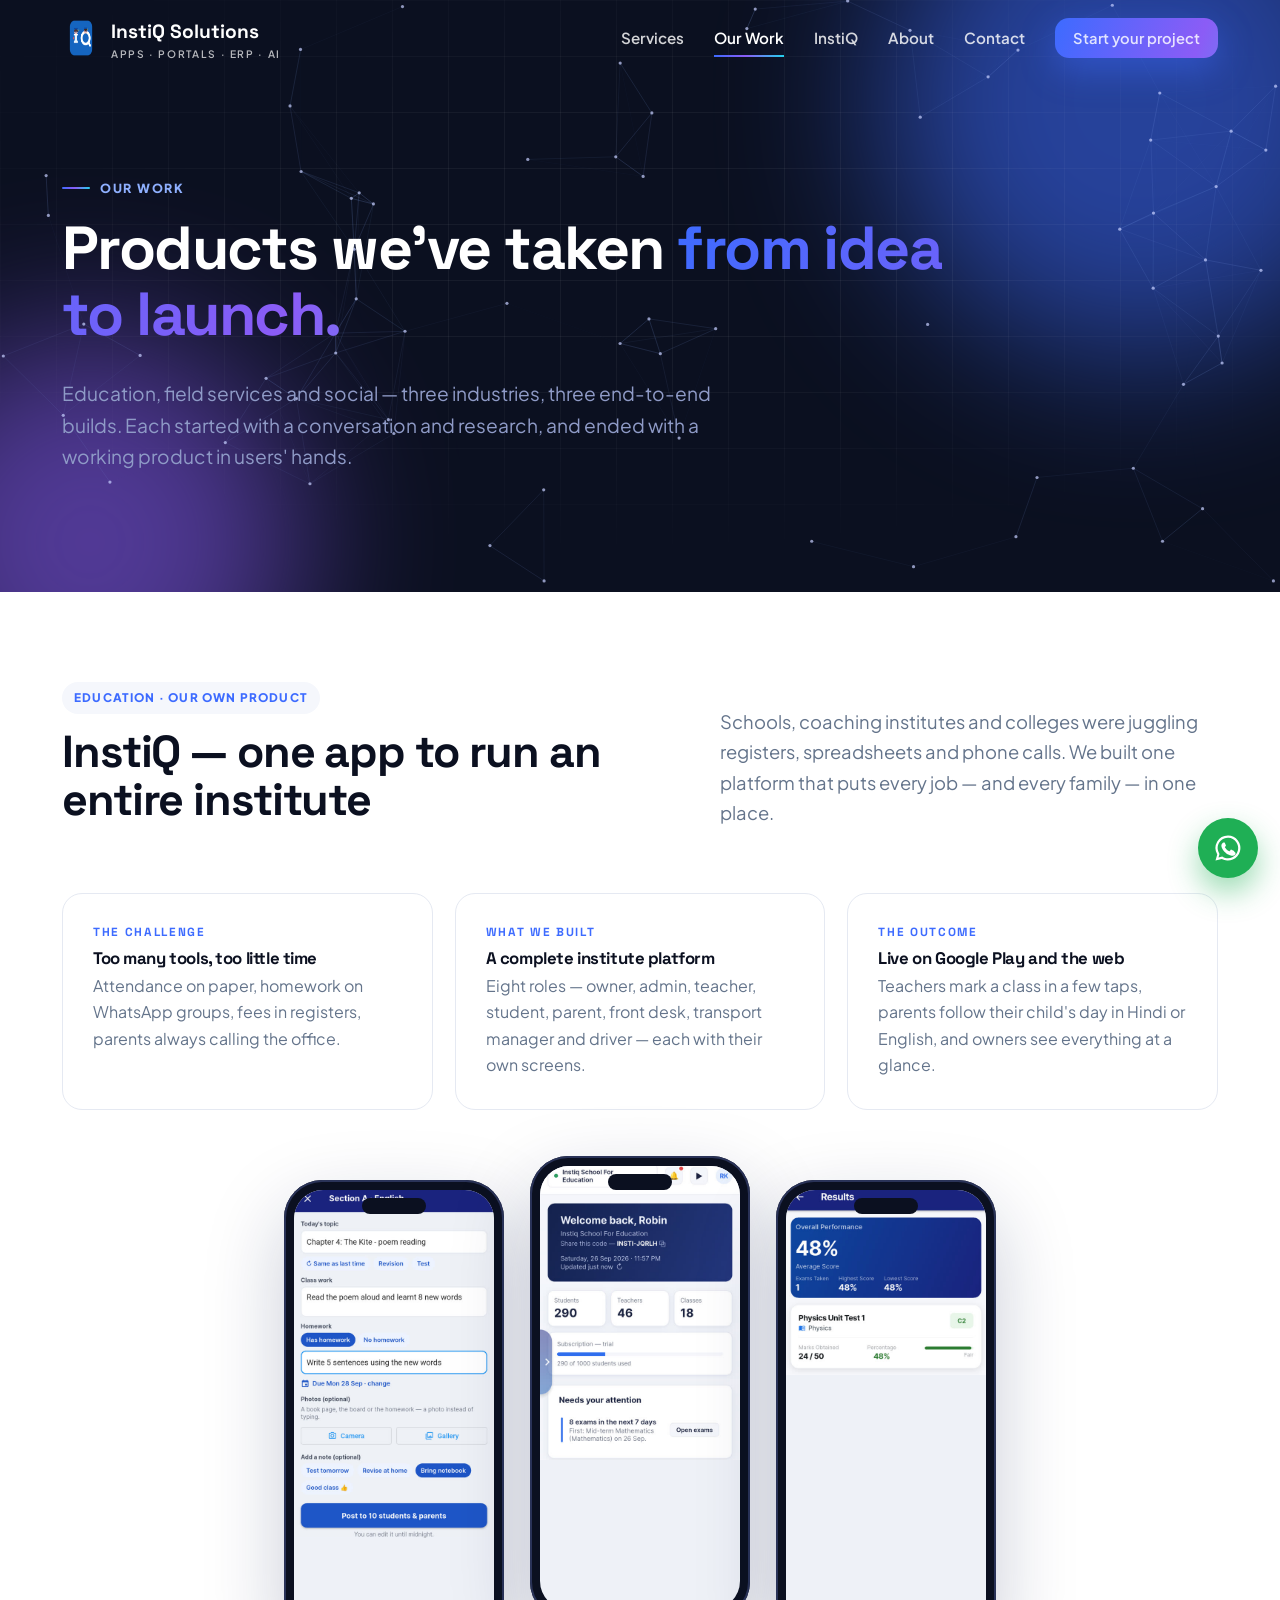
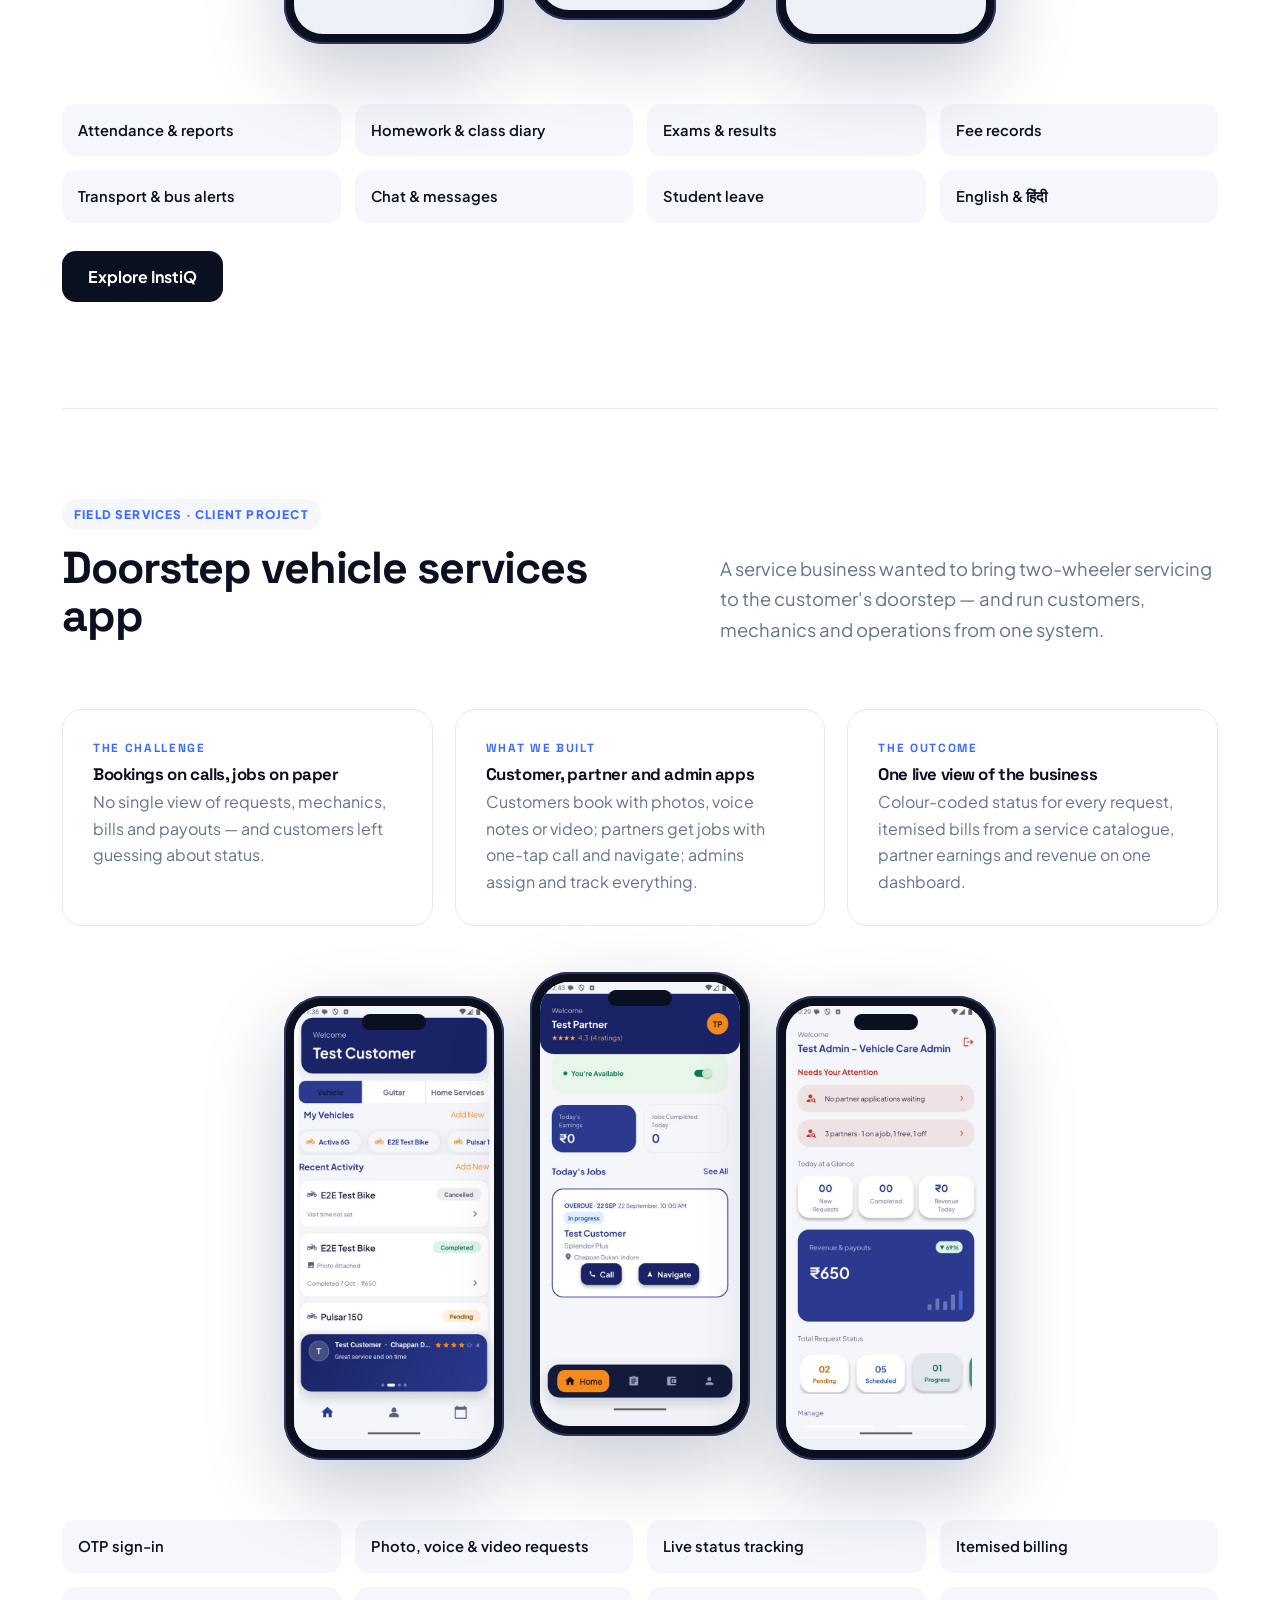
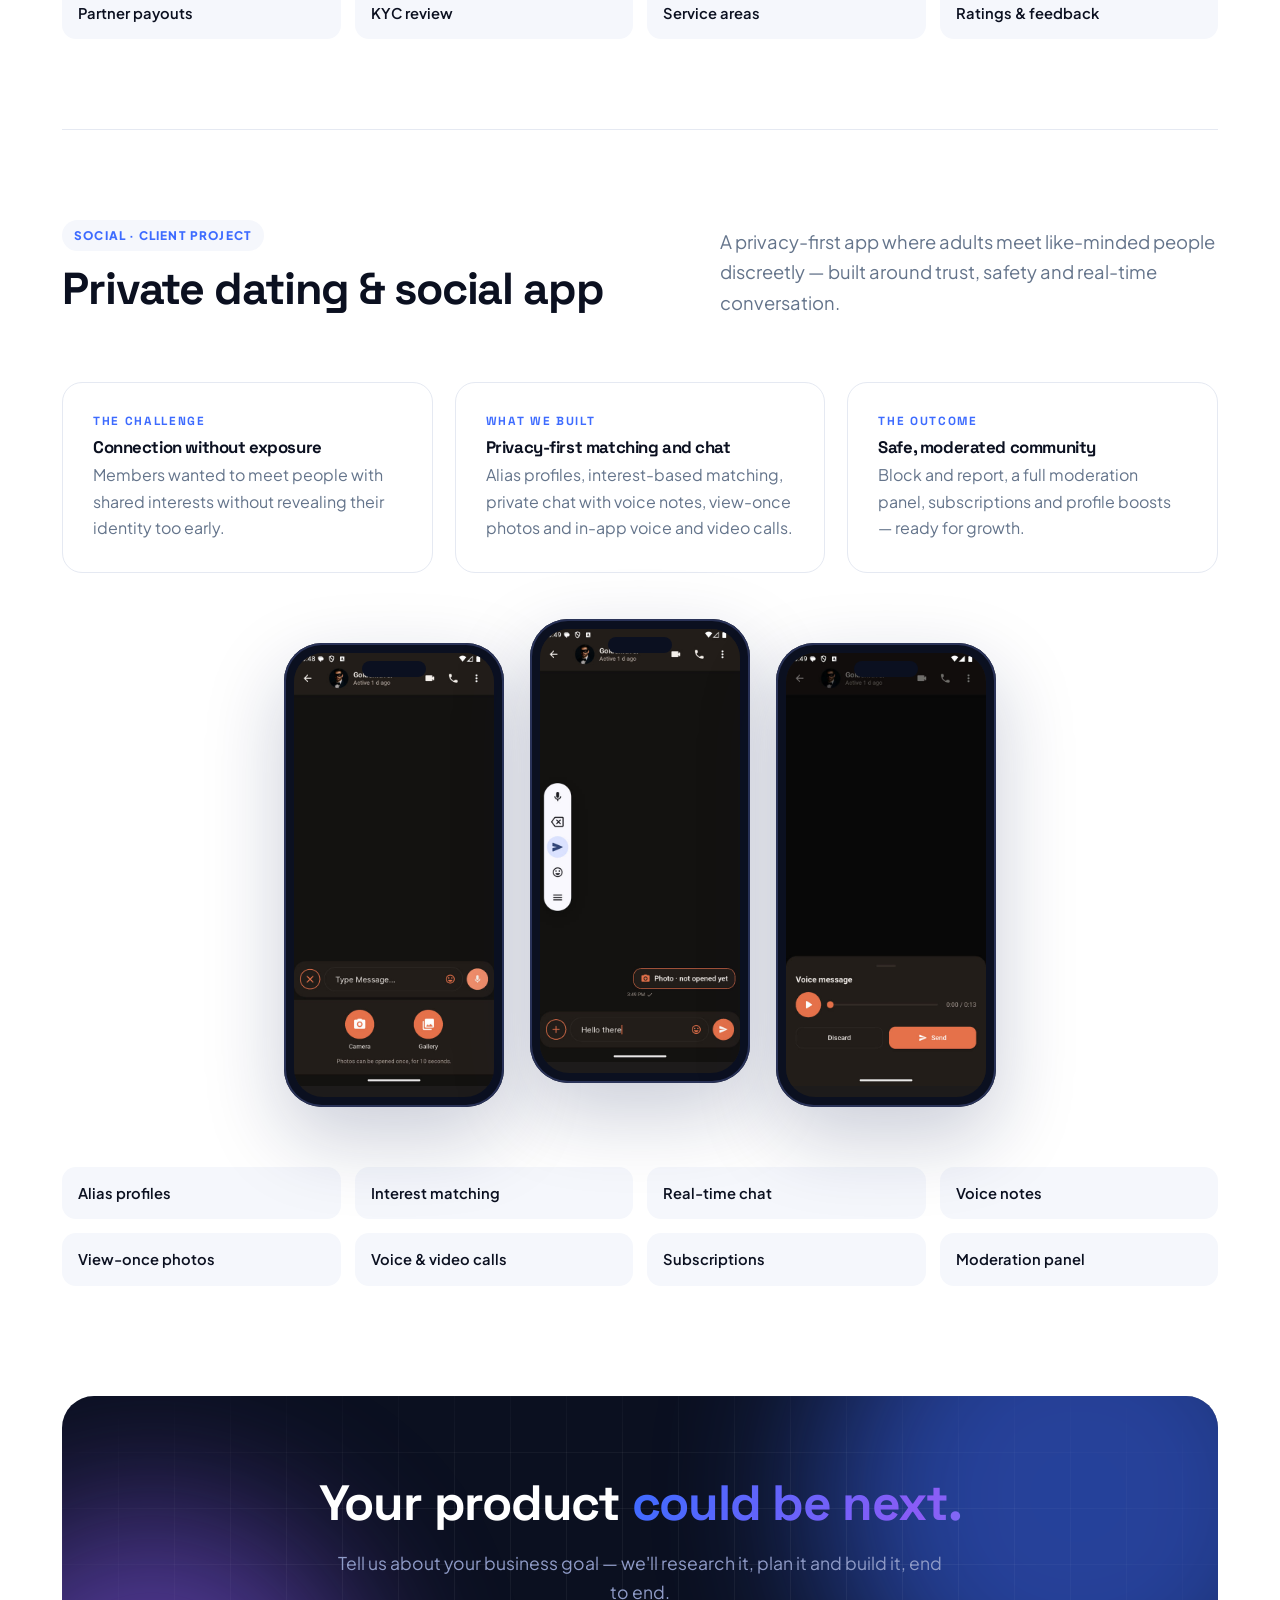
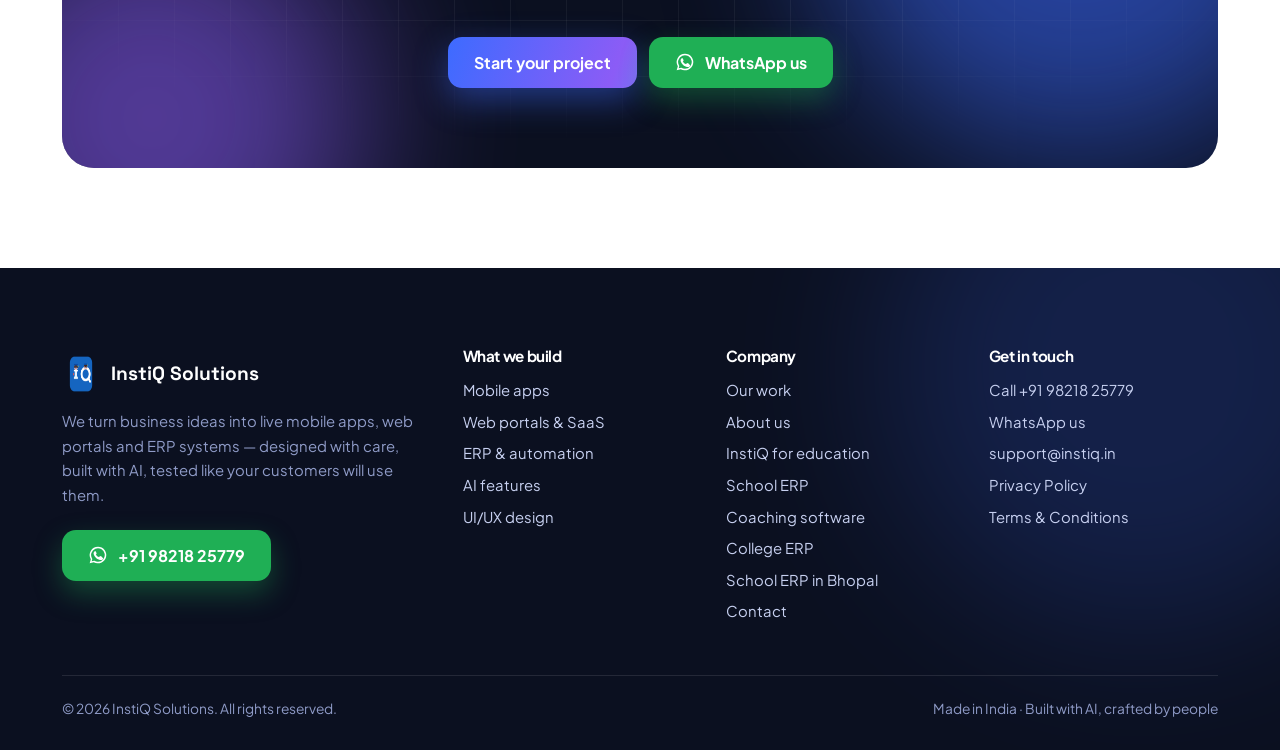
<file: work.html>
<!doctype html>
<html lang="en-IN">
<head>
<meta charset="utf-8">
<meta name="viewport" content="width=device-width, initial-scale=1">
<title>Our Work — App Development Case Studies | InstiQ Solutions</title>
<meta name="description" content="Case studies: InstiQ institute management platform, a doorstep vehicle services app and a private social app — built end to end by InstiQ Solutions.">
<meta name="robots" content="index, follow, max-image-preview:large">
<link rel="canonical" href="https://instiq.in/work.html">
<meta name="theme-color" content="#0B1020">
<link rel="icon" type="image/png" href="screens/instiq-logo.png">
<link rel="apple-touch-icon" href="screens/instiq-logo.png">
<meta property="og:type" content="website">
<meta property="og:site_name" content="InstiQ Solutions">
<meta property="og:title" content="Our Work — App Development Case Studies | InstiQ Solutions">
<meta property="og:description" content="Case studies: InstiQ institute management platform, a doorstep vehicle services app and a private social app — built end to end by InstiQ Solutions.">
<meta property="og:url" content="https://instiq.in/work.html">
<meta property="og:image" content="https://instiq.in/screens/web-school-dashboard.jpg">
<meta property="og:locale" content="en_IN">
<meta name="twitter:card" content="summary_large_image">
<meta name="twitter:title" content="Our Work — App Development Case Studies | InstiQ Solutions">
<meta name="twitter:description" content="Case studies: InstiQ institute management platform, a doorstep vehicle services app and a private social app — built end to end by InstiQ Solutions.">
<meta name="twitter:image" content="https://instiq.in/screens/web-school-dashboard.jpg">
<link rel="preconnect" href="https://fonts.googleapis.com">
<link rel="preconnect" href="https://fonts.gstatic.com" crossorigin>
<link href="https://fonts.googleapis.com/css2?family=Plus+Jakarta+Sans:wght@400;500;600;700;800&family=Space+Grotesk:wght@500;600;700&display=swap" rel="stylesheet">
<link rel="stylesheet" href="site.css?v=20261017">
<script type="application/ld+json">
{"@context":"https://schema.org","@type":"Organization","@id":"https://instiq.in/#org","name":"InstiQ Solutions","url":"https://instiq.in/","logo":"https://instiq.in/screens/instiq-logo.png","email":"support@instiq.in","telephone":"+91-98218-25779","description":"AI-powered mobile app, web portal and ERP development company from India.","areaServed":"IN","knowsAbout":["Mobile app development","Android app development","iOS app development","Web portal development","Custom ERP development","AI app development","UI/UX design"],"contactPoint":[{"@type":"ContactPoint","telephone":"+91-98218-25779","contactType":"sales","areaServed":"IN","availableLanguage":["English","Hindi"]}]}
</script>

</head>
<body>
<header class="nav">
  <div class="wrap nav-in">
    <a class="brand" href="index.html" aria-label="InstiQ Solutions home"><img src="screens/instiq-logo.png" alt="InstiQ Solutions logo" width="38" height="38"><span>InstiQ Solutions<small>Apps · Portals · ERP · AI</small></span></a>
    <button class="menu-btn" aria-label="Open menu" aria-expanded="false"><span></span><span></span><span></span></button>
    <nav class="links" aria-label="Main">
      <a href="services.html">Services</a>
      <a href="work.html">Our Work</a>
      <a href="instiq.html">InstiQ</a>
      <a href="about.html">About</a>
      <a href="contact.html">Contact</a>
      <a class="btn btn-glow" href="contact.html">Start your project</a>
    </nav>
  </div>
</header>
<main>
<style>
.cs{padding:90px 0;border-bottom:1px solid var(--line)}
.cs:last-of-type{border-bottom:0}
.cs-head{display:grid;grid-template-columns:1.1fr .9fr;gap:50px;align-items:end;margin-bottom:46px}
.cs .tag{display:inline-block;font-size:.74rem;font-weight:800;letter-spacing:.1em;text-transform:uppercase;padding:6px 12px;border-radius:999px;background:var(--soft);color:var(--blue);margin-bottom:14px}
.cs h2{font-size:clamp(1.9rem,3.6vw,2.8rem)}
.trio3{display:grid;grid-template-columns:repeat(3,1fr);gap:22px;margin-bottom:40px}
.trio3 .card h4{margin:0 0 6px;font-size:1.05rem}
.trio3 .lab{font:700 .74rem "Space Grotesk";letter-spacing:.14em;color:var(--blue);display:block;margin-bottom:10px}
.shots{display:flex;gap:26px;justify-content:center;flex-wrap:wrap;padding:30px 0;position:relative}
.shots .phone{width:220px;transition:transform .5s}
.shots .phone:nth-child(2){transform:translateY(-24px)}
.shots:hover .phone{transform:translateY(-8px)}
.shots:hover .phone:nth-child(2){transform:translateY(-32px)}
.feat-grid{display:grid;grid-template-columns:repeat(4,1fr);gap:14px;margin-top:30px}
.feat-grid div{background:var(--soft);border-radius:14px;padding:14px 16px;font-weight:600;font-size:.92rem;color:var(--ink)}
@media(max-width:900px){.cs-head{grid-template-columns:1fr;gap:16px}.trio3{grid-template-columns:1fr}.feat-grid{grid-template-columns:1fr 1fr}.shots .phone{width:170px}.shots .phone:nth-child(2){transform:none}}
</style>

<section class="phero dark">
  <div class="bg-anim" aria-hidden="true"><div class="orb o1"></div><div class="orb o2"></div><div class="grid"></div><canvas class="net"></canvas></div>
  <div class="wrap" style="position:relative">
    <span class="kicker rv">Our work</span>
    <h1 class="rv d1">Products we've taken <span class="grad">from idea to launch.</span></h1>
    <p class="lead rv d2">Education, field services and social — three industries, three end-to-end builds. Each started with a conversation and research, and ended with a working product in users' hands.</p>
  </div>
</section>

<div class="wrap">
  <section class="cs" id="instiq">
    <div class="cs-head">
      <div class="rv"><span class="tag">Education · Our own product</span><h2>InstiQ — one app to run an entire institute</h2></div>
      <p class="lead rv d1">Schools, coaching institutes and colleges were juggling registers, spreadsheets and phone calls. We built one platform that puts every job — and every family — in one place.</p>
    </div>
    <div class="trio3">
      <div class="card rv"><span class="lab">THE CHALLENGE</span><h4>Too many tools, too little time</h4><p>Attendance on paper, homework on WhatsApp groups, fees in registers, parents always calling the office.</p></div>
      <div class="card rv d1"><span class="lab">WHAT WE BUILT</span><h4>A complete institute platform</h4><p>Eight roles — owner, admin, teacher, student, parent, front desk, transport manager and driver — each with their own screens.</p></div>
      <div class="card rv d2"><span class="lab">THE OUTCOME</span><h4>Live on Google Play and the web</h4><p>Teachers mark a class in a few taps, parents follow their child's day in Hindi or English, and owners see everything at a glance.</p></div>
    </div>
    <div class="shots rv">
      <div class="phone"><div class="scr"><img src="screens/class-diary.jpg" alt="InstiQ class diary" loading="lazy"></div></div>
      <div class="phone"><div class="scr"><img src="screens/school-principal-dashboard.jpg" alt="InstiQ principal dashboard" loading="lazy"></div></div>
      <div class="phone"><div class="scr"><img src="screens/results.jpg" alt="InstiQ results" loading="lazy"></div></div>
    </div>
    <div class="feat-grid rv"><div>Attendance &amp; reports</div><div>Homework &amp; class diary</div><div>Exams &amp; results</div><div>Fee records</div><div>Transport &amp; bus alerts</div><div>Chat &amp; messages</div><div>Student leave</div><div>English &amp; हिंदी</div></div>
    <p class="rv" style="margin-top:28px"><a class="btn btn-dark" href="instiq.html">Explore InstiQ</a></p>
  </section>

  <section class="cs" id="vehicle">
    <div class="cs-head">
      <div class="rv"><span class="tag">Field services · Client project</span><h2>Doorstep vehicle services app</h2></div>
      <p class="lead rv d1">A service business wanted to bring two-wheeler servicing to the customer's doorstep — and run customers, mechanics and operations from one system.</p>
    </div>
    <div class="trio3">
      <div class="card rv"><span class="lab">THE CHALLENGE</span><h4>Bookings on calls, jobs on paper</h4><p>No single view of requests, mechanics, bills and payouts — and customers left guessing about status.</p></div>
      <div class="card rv d1"><span class="lab">WHAT WE BUILT</span><h4>Customer, partner and admin apps</h4><p>Customers book with photos, voice notes or video; partners get jobs with one-tap call and navigate; admins assign and track everything.</p></div>
      <div class="card rv d2"><span class="lab">THE OUTCOME</span><h4>One live view of the business</h4><p>Colour-coded status for every request, itemised bills from a service catalogue, partner earnings and revenue on one dashboard.</p></div>
    </div>
    <div class="shots rv">
      <div class="phone"><div class="scr"><img src="screens/vehicle-customer-home.jpg" alt="Customer home with vehicles and requests" loading="lazy"></div></div>
      <div class="phone"><div class="scr"><img src="screens/vehicle-partner-home.jpg" alt="Partner app with today's job" loading="lazy"></div></div>
      <div class="phone"><div class="scr"><img src="screens/vehicle-admin-dashboard.jpg" alt="Admin dashboard with revenue" loading="lazy"></div></div>
    </div>
    <div class="feat-grid rv"><div>OTP sign-in</div><div>Photo, voice &amp; video requests</div><div>Live status tracking</div><div>Itemised billing</div><div>Partner payouts</div><div>KYC review</div><div>Service areas</div><div>Ratings &amp; feedback</div></div>
  </section>

  <section class="cs" id="social">
    <div class="cs-head">
      <div class="rv"><span class="tag">Social · Client project</span><h2>Private dating &amp; social app</h2></div>
      <p class="lead rv d1">A privacy-first app where adults meet like-minded people discreetly — built around trust, safety and real-time conversation.</p>
    </div>
    <div class="trio3">
      <div class="card rv"><span class="lab">THE CHALLENGE</span><h4>Connection without exposure</h4><p>Members wanted to meet people with shared interests without revealing their identity too early.</p></div>
      <div class="card rv d1"><span class="lab">WHAT WE BUILT</span><h4>Privacy-first matching and chat</h4><p>Alias profiles, interest-based matching, private chat with voice notes, view-once photos and in-app voice and video calls.</p></div>
      <div class="card rv d2"><span class="lab">THE OUTCOME</span><h4>Safe, moderated community</h4><p>Block and report, a full moderation panel, subscriptions and profile boosts — ready for growth.</p></div>
    </div>
    <div class="shots rv">
      <div class="phone"><div class="scr" style="background:#1d1b1b"><img src="screens/dating-chat-photos.jpg" alt="Private chat with photo options" loading="lazy"></div></div>
      <div class="phone"><div class="scr" style="background:#1d1b1b"><img src="screens/dating-chat.jpg" alt="Private chat" loading="lazy"></div></div>
      <div class="phone"><div class="scr" style="background:#1d1b1b"><img src="screens/dating-voice.jpg" alt="Voice note" loading="lazy"></div></div>
    </div>
    <div class="feat-grid rv"><div>Alias profiles</div><div>Interest matching</div><div>Real-time chat</div><div>Voice notes</div><div>View-once photos</div><div>Voice &amp; video calls</div><div>Subscriptions</div><div>Moderation panel</div></div>
  </section>
</div>

<section style="padding:20px 0 100px">
  <div class="wrap"><div class="cta rv">
    <div class="bg-anim" aria-hidden="true"><div class="orb o1"></div><div class="orb o2"></div><div class="grid"></div></div>
    <div style="position:relative"><h2>Your product <span class="grad">could be next.</span></h2><p>Tell us about your business goal — we'll research it, plan it and build it, end to end.</p>
    <div class="row"><a class="btn btn-glow" href="contact.html">Start your project</a><a class="btn btn-wa" href="https://wa.me/919821825779?text=Hello%20InstiQ%20Solutions%2C%20I%20want%20to%20discuss%20a%20project." target="_blank" rel="noopener"><svg viewBox="0 0 24 24" fill="currentColor" aria-hidden="true"><path d="M12 2a10 10 0 0 0-8.6 15.1L2 22l5-1.3A10 10 0 1 0 12 2zm0 18.2c-1.5 0-3-.4-4.3-1.2l-.3-.2-3 .8.8-2.9-.2-.3A8.2 8.2 0 1 1 12 20.2zm4.5-6.1c-.2-.1-1.5-.7-1.7-.8-.2-.1-.4-.1-.6.1l-.8 1c-.1.2-.3.2-.5.1a6.7 6.7 0 0 1-3.3-2.9c-.3-.4.2-.4.7-1.4.1-.2 0-.3 0-.4l-.8-1.8c-.2-.5-.4-.4-.6-.4h-.5a1 1 0 0 0-.7.3c-.3.3-1 1-1 2.3s1 2.7 1.1 2.9c.1.2 2 3.1 4.9 4.3 1.8.8 2.5.8 3.4.7.5-.1 1.5-.6 1.8-1.2.2-.6.2-1.1.1-1.2l-.5-.4z"/></svg>WhatsApp us</a></div></div>
  </div></div>
</section>

</main>
<footer>
  <div class="bg-anim" aria-hidden="true"><div class="orb o1" style="opacity:.18"></div></div>
  <div class="wrap" style="position:relative">
    <div class="foot">
      <div>
        <a class="brand" href="index.html" style="margin-bottom:16px"><img src="screens/instiq-logo.png" alt="" width="38" height="38"><span>InstiQ Solutions</span></a>
        <p>We turn business ideas into live mobile apps, web portals and ERP systems — designed with care, built with AI, tested like your customers will use them.</p>
        <a class="btn btn-wa" href="https://wa.me/919821825779?text=Hello%20InstiQ%20Solutions%2C%20I%20want%20to%20discuss%20a%20project." target="_blank" rel="noopener" style="display:inline-flex;margin-top:8px"><svg viewBox="0 0 24 24" fill="currentColor" aria-hidden="true"><path d="M12 2a10 10 0 0 0-8.6 15.1L2 22l5-1.3A10 10 0 1 0 12 2zm0 18.2c-1.5 0-3-.4-4.3-1.2l-.3-.2-3 .8.8-2.9-.2-.3A8.2 8.2 0 1 1 12 20.2zm4.5-6.1c-.2-.1-1.5-.7-1.7-.8-.2-.1-.4-.1-.6.1l-.8 1c-.1.2-.3.2-.5.1a6.7 6.7 0 0 1-3.3-2.9c-.3-.4.2-.4.7-1.4.1-.2 0-.3 0-.4l-.8-1.8c-.2-.5-.4-.4-.6-.4h-.5a1 1 0 0 0-.7.3c-.3.3-1 1-1 2.3s1 2.7 1.1 2.9c.1.2 2 3.1 4.9 4.3 1.8.8 2.5.8 3.4.7.5-.1 1.5-.6 1.8-1.2.2-.6.2-1.1.1-1.2l-.5-.4z"/></svg>+91 98218 25779</a>
      </div>
      <div><h4>What we build</h4><a href="services.html#mobile">Mobile apps</a><a href="services.html#web">Web portals &amp; SaaS</a><a href="services.html#erp">ERP &amp; automation</a><a href="services.html#ai">AI features</a><a href="services.html#design">UI/UX design</a></div>
      <div><h4>Company</h4><a href="work.html">Our work</a><a href="about.html">About us</a><a href="instiq.html">InstiQ for education</a><a href="school-management-software.html">School ERP</a><a href="coaching-institute-management-app.html">Coaching software</a><a href="college-erp-software.html">College ERP</a><a href="school-erp-bhopal.html">School ERP in Bhopal</a><a href="contact.html">Contact</a></div>
      <div><h4>Get in touch</h4><a href="tel:+919821825779">Call +91 98218 25779</a><a href="https://wa.me/919821825779" target="_blank" rel="noopener">WhatsApp us</a><a href="mailto:support@instiq.in">support@instiq.in</a><a href="privacy-policy.html">Privacy Policy</a><a href="terms.html">Terms &amp; Conditions</a></div>
    </div>
    <div class="legal"><span>© <span id="yr">2026</span> InstiQ Solutions. All rights reserved.</span><span>Made in India · Built with AI, crafted by people</span></div>
  </div>
</footer>
<a class="wa-float" href="https://wa.me/919821825779?text=Hello%20InstiQ%20Solutions%2C%20I%20want%20to%20discuss%20a%20project." target="_blank" rel="noopener" aria-label="Chat with InstiQ Solutions on WhatsApp"><svg viewBox="0 0 24 24" fill="#fff" aria-hidden="true"><path d="M12 2a10 10 0 0 0-8.6 15.1L2 22l5-1.3A10 10 0 1 0 12 2zm0 18.2c-1.5 0-3-.4-4.3-1.2l-.3-.2-3 .8.8-2.9-.2-.3A8.2 8.2 0 1 1 12 20.2zm4.5-6.1c-.2-.1-1.5-.7-1.7-.8-.2-.1-.4-.1-.6.1l-.8 1c-.1.2-.3.2-.5.1a6.7 6.7 0 0 1-3.3-2.9c-.3-.4.2-.4.7-1.4.1-.2 0-.3 0-.4l-.8-1.8c-.2-.5-.4-.4-.6-.4h-.5a1 1 0 0 0-.7.3c-.3.3-1 1-1 2.3s1 2.7 1.1 2.9c.1.2 2 3.1 4.9 4.3 1.8.8 2.5.8 3.4.7.5-.1 1.5-.6 1.8-1.2.2-.6.2-1.1.1-1.2l-.5-.4z"/></svg></a>
<script src="site.js?v=20261017"></script>
</body>
</html>
</file>
<file: site.css>
/* InstiQ Solutions — shared styles (v2, Oct 2026) */
:root{
  --ink:#0B1020; --ink2:#111833; --navy:#0E1A4F; --blue:#3D6BFF; --cyan:#22D3EE; --teal:#14B8A6; --violet:#8B5CF6; --pink:#F472B6; --amber:#F59E0B;
  --text:#334155; --mute:#64748B; --line:#E5E9F2; --soft:#F5F7FC; --white:#fff;
  --dtext:#C7D0F0; --dmute:#8F9BC7; --dline:rgba(255,255,255,.10);
  --r:20px; --sh:0 18px 40px rgba(14,26,79,.12); --sh2:0 30px 80px rgba(14,26,79,.22);
  --max:1200px; --grad:linear-gradient(110deg,#3D6BFF 0%,#8B5CF6 45%,#22D3EE 100%);
}
*{box-sizing:border-box}
html{scroll-behavior:smooth}
body{margin:0;font-family:"Plus Jakarta Sans",system-ui,-apple-system,"Segoe UI",Roboto,"Noto Sans Devanagari",sans-serif;color:var(--text);background:#fff;line-height:1.65;-webkit-font-smoothing:antialiased;overflow-x:hidden}
img{max-width:100%;display:block}
a{color:inherit;text-decoration:none}
h1,h2,h3,h4{font-family:"Space Grotesk","Plus Jakarta Sans",sans-serif;color:var(--ink);line-height:1.08;margin:0 0 .5em;letter-spacing:-.025em;font-weight:700}
h1{font-size:clamp(2.4rem,6vw,4.6rem)}
h2{font-size:clamp(1.9rem,4vw,3.1rem)}
h3{font-size:1.3rem}
p{margin:0 0 1em}
.wrap{max-width:var(--max);margin:0 auto;padding:0 22px}
section{padding:110px 0;position:relative}
.grad{background:var(--grad);-webkit-background-clip:text;background-clip:text;color:transparent;background-size:200% 100%;animation:shine 8s ease-in-out infinite}
@keyframes shine{50%{background-position:100% 0}}
.kicker{display:inline-flex;align-items:center;gap:10px;font-size:.78rem;font-weight:800;letter-spacing:.14em;text-transform:uppercase;color:var(--blue);margin-bottom:18px}
.kicker::before{content:"";width:28px;height:2px;background:var(--grad);border-radius:2px}
.center{text-align:center}.center .kicker{justify-content:center}
.lead{font-size:1.15rem;color:var(--mute);max-width:700px}
.center .lead{margin-left:auto;margin-right:auto}
.dark{background:var(--ink);color:var(--dtext)}
.dark h1,.dark h2,.dark h3,.dark h4{color:#fff}
.dark .lead{color:var(--dmute)}
.dark .kicker{color:#8FB0FF}
.soft{background:var(--soft)}

/* buttons */
.btn{display:inline-flex;align-items:center;justify-content:center;gap:10px;font:700 1rem "Plus Jakarta Sans",sans-serif;padding:15px 26px;border-radius:14px;border:0;cursor:pointer;transition:transform .25s,box-shadow .25s,background .25s;white-space:nowrap}
.btn svg{width:20px;height:20px}
.btn:hover{transform:translateY(-3px)}
.btn-glow{color:#fff;background:var(--grad);background-size:200% 100%;box-shadow:0 12px 34px rgba(61,107,255,.45);animation:shine 6s ease infinite}
.btn-glow:hover{box-shadow:0 18px 44px rgba(61,107,255,.6)}
.btn-line{color:#fff;border:1.5px solid rgba(255,255,255,.28);background:rgba(255,255,255,.04)}
.btn-line:hover{border-color:#fff}
.btn-dark{background:var(--ink);color:#fff}
.btn-ghost{background:#fff;color:var(--ink);border:1.5px solid var(--line)}
.btn-ghost:hover{border-color:var(--ink)}
.btn-wa{background:#1FAF55;color:#fff;box-shadow:0 12px 28px rgba(31,175,85,.35)}

/* nav */
.nav{position:fixed;inset:0 0 auto;z-index:50;transition:background .35s,box-shadow .35s,backdrop-filter .35s}
.nav-in{display:flex;align-items:center;justify-content:space-between;height:76px}
.brand{display:flex;align-items:center;gap:11px;font-family:"Space Grotesk",sans-serif;font-weight:700;font-size:1.2rem;color:#fff}
.brand img{width:38px;height:38px;border-radius:11px}
.brand small{display:block;font:600 .64rem "Plus Jakarta Sans",sans-serif;letter-spacing:.16em;text-transform:uppercase;opacity:.7;margin-top:-1px}
.nav .links{display:flex;align-items:center;gap:30px}
.nav .links a{font-weight:600;font-size:.95rem;color:rgba(255,255,255,.82);position:relative}
.nav .links a:not(.btn)::after{content:"";position:absolute;left:0;right:100%;bottom:-6px;height:2px;background:var(--grad);transition:right .3s}
.nav .links a:not(.btn):hover::after,.nav .links a.on::after{right:0}
.nav .links a:hover,.nav .links a.on{color:#fff}
.nav .links .btn{padding:11px 18px;font-size:.92rem}
.nav.solid{background:rgba(11,16,32,.86);backdrop-filter:blur(16px) saturate(160%);box-shadow:0 1px 0 var(--dline)}
.menu-btn{display:none;background:none;border:0;padding:8px;cursor:pointer}
.menu-btn span{display:block;width:24px;height:2px;background:#fff;margin:5px 0;border-radius:2px;transition:.3s}
.menu-btn[aria-expanded="true"] span:nth-child(1){transform:translateY(7px) rotate(45deg)}
.menu-btn[aria-expanded="true"] span:nth-child(2){opacity:0}
.menu-btn[aria-expanded="true"] span:nth-child(3){transform:translateY(-7px) rotate(-45deg)}
@media(max-width:960px){
  .nav .links{position:fixed;top:76px;left:0;right:0;flex-direction:column;align-items:stretch;gap:0;background:rgba(11,16,32,.97);padding:10px 22px 24px;transform:translateY(-120%);transition:transform .4s;border-bottom:1px solid var(--dline)}
  .nav .links.open{transform:none}
  .nav .links a{padding:15px 0;border-bottom:1px solid var(--dline)}
  .nav .links .btn{margin-top:16px}
  .menu-btn{display:block}
}

/* page hero (inner pages) */
.phero{padding:170px 0 100px;overflow:hidden}
.phero h1{font-size:clamp(2.2rem,5vw,3.8rem);max-width:900px}
.phero .lead{font-size:1.2rem}

/* animated background */
.bg-anim{position:absolute;inset:0;overflow:hidden;pointer-events:none}
.bg-anim .orb{position:absolute;border-radius:50%;filter:blur(80px);opacity:.55}
.bg-anim .o1{width:520px;height:520px;background:#3D6BFF;top:-160px;right:-120px;animation:orb 16s ease-in-out infinite}
.bg-anim .o2{width:420px;height:420px;background:#8B5CF6;bottom:-160px;left:-120px;animation:orb 20s ease-in-out infinite reverse}
.bg-anim .o3{width:300px;height:300px;background:#22D3EE;top:40%;left:45%;opacity:.25;animation:orb 24s ease-in-out infinite}
@keyframes orb{33%{transform:translate(-60px,40px) scale(1.1)}66%{transform:translate(40px,-30px) scale(.95)}}
.bg-anim .grid{position:absolute;inset:0;background-image:linear-gradient(rgba(255,255,255,.05) 1px,transparent 1px),linear-gradient(90deg,rgba(255,255,255,.05) 1px,transparent 1px);background-size:56px 56px;mask-image:radial-gradient(ellipse 80% 70% at 50% 40%,#000 30%,transparent 80%)}
.bg-anim canvas{position:absolute;inset:0;width:100%;height:100%}

/* cards */
.cards{display:grid;gap:20px}
.c3{grid-template-columns:repeat(3,1fr)}.c4{grid-template-columns:repeat(4,1fr)}.c2{grid-template-columns:repeat(2,1fr)}
@media(max-width:1000px){.c3,.c4{grid-template-columns:repeat(2,1fr)}}
@media(max-width:620px){.c3,.c4,.c2{grid-template-columns:1fr}}
.card{position:relative;background:#fff;border:1px solid var(--line);border-radius:var(--r);padding:30px;transition:transform .35s,box-shadow .35s,border-color .35s;overflow:hidden;transform-style:preserve-3d}
.card:hover{box-shadow:var(--sh2);border-color:transparent}
.card::before{content:"";position:absolute;inset:0;border-radius:inherit;padding:1.5px;background:var(--grad);-webkit-mask:linear-gradient(#000 0 0) content-box,linear-gradient(#000 0 0);-webkit-mask-composite:xor;mask-composite:exclude;opacity:0;transition:opacity .35s}
.card:hover::before{opacity:1}
.card .glow{position:absolute;width:260px;height:260px;border-radius:50%;background:radial-gradient(circle,rgba(61,107,255,.16),transparent 70%);pointer-events:none;transform:translate(-50%,-50%);opacity:0;transition:opacity .3s}
.card:hover .glow{opacity:1}
.card h3{margin-bottom:.4em}
.card p{color:var(--mute);margin:0}
.dark .card{background:rgba(255,255,255,.04);border-color:var(--dline)}
.dark .card p{color:var(--dmute)}
.ico{width:54px;height:54px;border-radius:16px;display:grid;place-items:center;margin-bottom:20px;color:#fff;background:var(--grad);box-shadow:0 10px 24px rgba(61,107,255,.3)}
.ico svg{width:26px;height:26px}
.ico.t{background:linear-gradient(135deg,#14B8A6,#22D3EE)}.ico.v{background:linear-gradient(135deg,#8B5CF6,#F472B6)}.ico.a{background:linear-gradient(135deg,#F59E0B,#F472B6)}
.list{list-style:none;padding:0;margin:16px 0 0;display:grid;gap:8px}
.list li{position:relative;padding-left:26px;font-size:.95rem;color:var(--text)}
.list li::before{content:"";position:absolute;left:0;top:7px;width:14px;height:14px;border-radius:5px;background:var(--grad)}
.dark .list li{color:var(--dtext)}

/* marquee */
.marquee{overflow:hidden;mask-image:linear-gradient(90deg,transparent,#000 10%,#000 90%,transparent)}
.mq{display:flex;gap:14px;width:max-content;animation:mq 45s linear infinite}
.marquee:hover .mq{animation-play-state:paused}
@keyframes mq{to{transform:translateX(-50%)}}
.pill{display:inline-flex;align-items:center;gap:10px;padding:12px 20px;border-radius:999px;border:1px solid var(--dline);background:rgba(255,255,255,.04);color:#fff;font-weight:600;white-space:nowrap}
.pill i{width:8px;height:8px;border-radius:50%;background:var(--grad)}

/* phone mockups */
.phone{position:relative;width:240px;aspect-ratio:9/19;border-radius:38px;background:#0B1020;padding:10px;box-shadow:var(--sh2),inset 0 0 0 2px #2a3358}
.phone .scr{width:100%;height:100%;border-radius:29px;overflow:hidden;background:#EEF1F7;position:relative}
.phone .scr img{width:100%;height:auto}
.phone::after{content:"";position:absolute;top:18px;left:50%;transform:translateX(-50%);width:64px;height:16px;border-radius:10px;background:#0B1020}

/* split */
.split{display:grid;grid-template-columns:1.05fr .95fr;gap:64px;align-items:center}
@media(max-width:960px){.split{grid-template-columns:1fr;gap:44px}}

/* timeline */
.tl{position:relative;display:grid;grid-template-columns:repeat(7,1fr);gap:18px;margin-top:56px}
.tl .bar{position:absolute;top:30px;left:6%;right:6%;height:3px;background:var(--dline);border-radius:3px;overflow:hidden}
.tl .bar i{position:absolute;inset:0;background:var(--grad);transform-origin:left;transform:scaleX(0);transition:transform 2.2s cubic-bezier(.2,.7,.2,1)}
.tl.in .bar i{transform:scaleX(1)}
.st{text-align:center;position:relative}
.st b{display:grid;place-items:center;width:62px;height:62px;margin:0 auto 16px;border-radius:50%;background:var(--ink2);border:2px solid rgba(143,176,255,.35);color:#fff;font:700 1.1rem "Space Grotesk";position:relative;z-index:1;transition:.5s}
.tl.in .st b{border-color:transparent;background:var(--grad);box-shadow:0 0 0 6px rgba(61,107,255,.15)}
.st h4{font-size:1.02rem;margin-bottom:6px}
.st p{font-size:.88rem;color:var(--dmute);margin:0}
@media(max-width:960px){.tl{grid-template-columns:repeat(2,1fr)}.tl .bar{display:none}}

/* faq */
.faq{max-width:860px;margin:44px auto 0;display:grid;gap:12px}
.faq details{background:#fff;border:1px solid var(--line);border-radius:18px;padding:4px 22px;transition:box-shadow .3s}
.faq details[open]{box-shadow:var(--sh)}
.faq summary{cursor:pointer;list-style:none;font-weight:700;color:var(--ink);padding:18px 0;display:flex;justify-content:space-between;gap:12px;font-size:1.03rem}
.faq summary::-webkit-details-marker{display:none}
.faq summary::after{content:"+";font-size:1.5rem;line-height:1;color:var(--blue);transition:transform .3s}
.faq details[open] summary::after{transform:rotate(45deg)}
.faq details p{margin:0 0 18px;color:var(--mute)}

/* CTA band */
.cta{position:relative;overflow:hidden;border-radius:32px;padding:80px 40px;text-align:center;background:var(--ink)}
.cta h2{color:#fff;max-width:760px;margin:0 auto .4em}
.cta p{color:var(--dmute);max-width:620px;margin:0 auto 30px;font-size:1.1rem}
.cta .row{display:flex;gap:12px;justify-content:center;flex-wrap:wrap}

/* forms */
form.req{background:#fff;border:1px solid var(--line);border-radius:26px;padding:32px;box-shadow:var(--sh)}
.frow{display:grid;grid-template-columns:1fr 1fr;gap:14px}
.field{margin-bottom:14px}
.field label{display:block;font-weight:700;font-size:.86rem;color:var(--ink);margin-bottom:7px}
.field input,.field select,.field textarea{width:100%;padding:13px 15px;border:1.5px solid var(--line);border-radius:12px;font:500 .98rem "Plus Jakarta Sans",sans-serif;color:var(--ink);background:#fff;transition:border-color .2s,box-shadow .2s}
.field input:focus,.field select:focus,.field textarea:focus{outline:0;border-color:var(--blue);box-shadow:0 0 0 4px rgba(61,107,255,.14)}
.field textarea{min-height:110px;resize:vertical}
.err{display:none;color:#C62828;font-size:.85rem;margin-top:6px}
.field.bad input,.field.bad textarea{border-color:#E57373}
.field.bad .err{display:block}
.chips{display:flex;flex-wrap:wrap;gap:8px}
.chips label{cursor:pointer}
.chips input{position:absolute;opacity:0;pointer-events:none}
.chips span{display:inline-block;padding:9px 15px;border-radius:999px;border:1.5px solid var(--line);font-weight:600;font-size:.9rem;transition:.2s}
.chips input:checked+span{background:var(--ink);color:#fff;border-color:var(--ink)}
.chips input:focus-visible+span{box-shadow:0 0 0 4px rgba(61,107,255,.2)}
@media(max-width:560px){.frow{grid-template-columns:1fr}form.req{padding:22px}}

/* footer */
footer{background:var(--ink);color:var(--dmute);padding:80px 0 30px;font-size:.93rem;position:relative;overflow:hidden}
.foot{display:grid;grid-template-columns:1.6fr 1fr 1fr 1fr;gap:34px}
footer h4{color:#fff;font-size:.95rem;margin-bottom:14px;font-family:"Plus Jakarta Sans",sans-serif}
footer a{display:block;margin:7px 0;color:var(--dtext)}
footer a:hover{color:#fff}
.legal{border-top:1px solid var(--dline);margin-top:44px;padding-top:22px;display:flex;justify-content:space-between;flex-wrap:wrap;gap:10px;font-size:.86rem}
@media(max-width:860px){.foot{grid-template-columns:1fr 1fr}}

.wa-float{position:fixed;right:22px;bottom:22px;z-index:60;width:60px;height:60px;border-radius:50%;background:#1FAF55;display:grid;place-items:center;box-shadow:0 14px 30px rgba(31,175,85,.45);animation:pulse 2.6s infinite}
.wa-float svg{width:30px;height:30px}
@keyframes pulse{0%{box-shadow:0 0 0 0 rgba(31,175,85,.5)}70%{box-shadow:0 0 0 18px rgba(31,175,85,0)}100%{box-shadow:0 0 0 0 rgba(31,175,85,0)}}

/* reveal */
.rv{opacity:0;transform:translateY(34px);transition:opacity .9s cubic-bezier(.2,.7,.2,1),transform .9s cubic-bezier(.2,.7,.2,1)}
.rv.in{opacity:1;transform:none}
.rv.l{transform:translateX(-40px)}.rv.r{transform:translateX(40px)}.rv.l.in,.rv.r.in{transform:none}
.d1{transition-delay:.08s}.d2{transition-delay:.16s}.d3{transition-delay:.24s}.d4{transition-delay:.32s}.d5{transition-delay:.4s}
@media (prefers-reduced-motion:reduce){*,*::before,*::after{animation:none!important;transition:none!important}.rv{opacity:1;transform:none}html{scroll-behavior:auto}}
</file>
